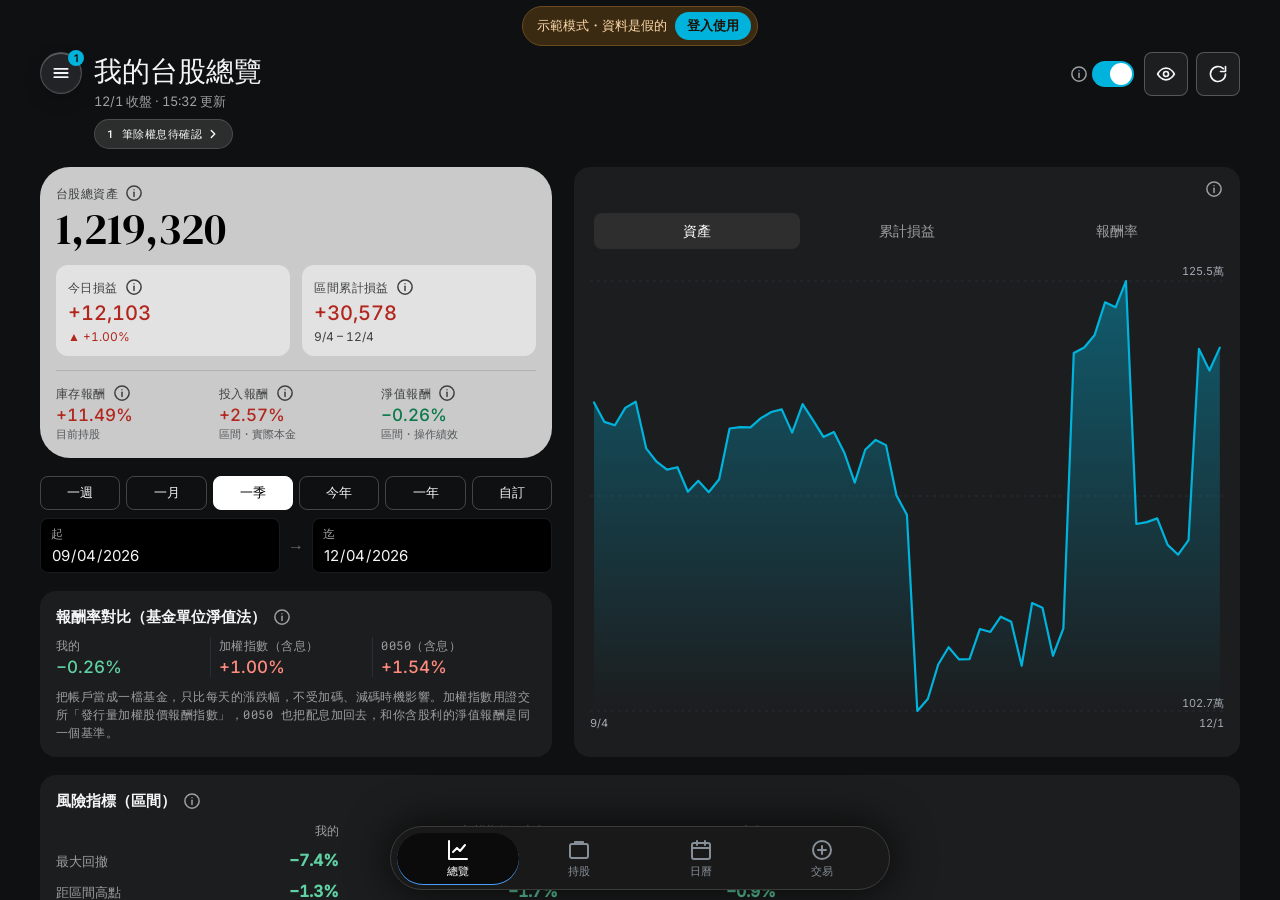
<file: index.html>
<!DOCTYPE html>
<html lang="zh-Hant">
<head>
<meta charset="utf-8">
<meta name="viewport" content="width=device-width, initial-scale=1, viewport-fit=cover">
<meta name="apple-mobile-web-app-capable" content="yes">
<meta name="mobile-web-app-capable" content="yes">
<meta name="apple-mobile-web-app-status-bar-style" content="default">
<meta name="apple-mobile-web-app-title" content="韭菜紀錄">
<meta name="theme-color" content="#0f1011">
<meta name="robots" content="noindex">
<link rel="apple-touch-icon" href="icon-180.png">
<link rel="icon" href="icon-180.png">
<link rel="manifest" href="manifest.json">
<title>韭菜紀錄</title>
<style>
:root{--bg:#000000;--card:#171A20;--card2:#1F232B;--line:#262A32;--bd:#23272F;--tx:#F2F3F5;--mut:#A3A9B2;--dim:#6B717B;--acc:#F59A4A;--up:#FF6B6B;--dn:#4ADE95}
*{box-sizing:border-box;-webkit-tap-highlight-color:transparent}
#demo-bar{position:fixed;z-index:60;left:50%;transform:translateX(-50%);top:calc(6px + env(safe-area-inset-top));display:none;align-items:center;gap:8px;background:#3A2A12;color:#FFD9A8;border:1px solid #6B4A1E;border-radius:999px;padding:5px 6px 5px 14px;font-size:13px;white-space:nowrap}
#demo-bar button{height:28px;border-radius:999px;border:0;background:var(--acc);color:#1A1206;font-weight:600;padding:0 12px;font-size:13px}
body.demo #demo-bar{display:flex}body.demo .view{padding-top:calc(52px + env(safe-area-inset-top))}
html,body{margin:0;height:100%;background:var(--bg);color:var(--tx);font-family:-apple-system,BlinkMacSystemFont,"SF Pro Text","PingFang TC","Noto Sans TC",sans-serif;font-variant-numeric:tabular-nums}
button,input,select{font-family:inherit;font-size:inherit;color:inherit}
button{cursor:pointer}
#app{position:fixed;inset:0;overflow:hidden}
.view{position:absolute;inset:0;overflow-y:auto;-webkit-overflow-scrolling:touch;padding:calc(20px + env(safe-area-inset-top)) 18px 120px;display:none;flex-direction:column;gap:14px}
.view.on{display:flex}
/* iPad：寬度 700 以上且高度 600 以上（iPhone 橫放高度不到 600，不會套用） */
@media (min-width:700px) and (min-height:600px){
  #ov-heat .hm{grid-template-columns:repeat(12,minmax(0,1fr))}
  .rk{max-width:720px}
  .view{padding:calc(28px + env(safe-area-inset-top)) 32px 150px;gap:18px}
  h1{font-size:30px}
  .chart{height:300px}
  .cell{min-height:84px;font-size:13px;padding:7px}
  .cell .a{font-size:14px}
  #ho-body{display:grid;grid-template-columns:repeat(auto-fill,minmax(340px,1fr));gap:12px;align-items:start}
  #ho-body > :not(.hc):not(.item){grid-column:1/-1}
}
@media (min-width:1100px) and (min-height:600px){
  .view{padding-left:40px;padding-right:40px}
  #v-overview.on{display:grid;grid-template-columns:minmax(0,1fr) minmax(0,1.3fr);grid-auto-flow:row dense;align-content:start;gap:18px 22px}
  #v-overview > :nth-child(1){grid-column:1/-1}
  #v-overview > :nth-child(2), #v-overview > :nth-child(3), #v-overview > :nth-child(5){grid-column:1}
  #v-overview > :nth-child(4){grid-column:2;grid-row:2 / span 3;align-self:stretch}
  #v-overview > :nth-child(n+6){grid-column:1/-1}
  #v-overview > :nth-child(4) .chart{flex:1;height:auto;min-height:300px}
  #v-calendar.on{display:grid;grid-template-columns:minmax(0,1.6fr) minmax(320px,1fr);grid-auto-flow:row dense;align-content:start;gap:18px 22px}
  #v-calendar > h1{grid-column:1/-1}
  #v-calendar > #ca-grid{grid-column:1;grid-row:2 / span 4}
  #v-calendar > :not(h1):not(#ca-grid){grid-column:2}
  #v-trade.on{display:grid;grid-template-columns:minmax(0,1.2fr) minmax(300px,1fr);grid-auto-flow:row dense;align-content:start;gap:18px 22px}
  #v-trade > .row{grid-column:1/-1}
  #v-trade > #tr-kinds, #v-trade > #tr-divseg, #v-trade > #tr-spseg, #v-trade > #tr-crseg, #v-trade > .form{grid-column:1}
  #v-trade > #tr-side{display:flex !important;flex-direction:column;gap:18px;grid-column:2;grid-row:2 / span 3;align-self:start}
}
h1{margin:0;font-size:26px;font-weight:700}
h2{margin:0;font-size:15px;font-weight:600}
.sub{font-size:13px;color:var(--mut)}
.card{background:var(--card);border:1px solid var(--bd);border-radius:20px;padding:16px}
.row{display:flex;align-items:center;justify-content:space-between;gap:8px}
.col{display:flex;flex-direction:column;gap:4px}
.lbl{font-size:12px;color:var(--mut)}
.big{font-size:34px;font-weight:700}
.up{color:var(--up)}.dn{color:var(--dn)}.zero{color:var(--mut)}
.seg{display:grid;gap:4px;background:var(--card);border-radius:12px;padding:4px}
.seg button{height:36px;border:0;border-radius:9px;background:transparent;color:var(--mut);font-size:14px;white-space:nowrap;padding:0 2px}
.seg button.on{background:#2C313B;color:var(--tx);font-weight:700}
.divtg{display:flex;align-items:center;justify-content:space-between;border-top:1px solid var(--line);padding-top:10px;margin-top:2px}
.seg.mini{display:inline-grid;grid-template-columns:1fr 1fr;padding:3px;background:var(--bg)}.seg.mini button{height:28px;font-size:13px;padding:0 12px}
.chips{display:flex;gap:6px;overflow-x:auto;scrollbar-width:none}
.chips::-webkit-scrollbar{display:none}
.chips button{flex:1 0 auto;height:34px;padding:0 12px;border-radius:17px;border:1px solid #2A2E36;background:var(--card);color:#C9CED6;font-size:13px}
.chips button.on{background:var(--acc);border-color:var(--acc);color:#1A1208;font-weight:700}
.dates{display:flex;align-items:center;gap:8px}
.dates label{flex:1;min-width:0;display:flex;flex-direction:column;gap:2px;background:var(--card);border:1px solid #2A2E36;border-radius:10px;padding:6px 10px}
.dates input{width:100%;min-width:0;background:transparent;border:0;color:var(--tx);font-size:15px;padding:0;-webkit-appearance:none;appearance:none}
.dates span.arrow{color:var(--dim)}
.grid2{display:grid;grid-template-columns:repeat(2,minmax(0,1fr));gap:12px}
.grid3{display:grid;grid-template-columns:repeat(3,minmax(0,1fr));gap:8px}
.rk{display:grid;grid-template-columns:auto repeat(3,minmax(0,1fr));gap:10px 8px;align-items:baseline}
.rk .h{font-size:12px;color:var(--mut);text-align:right}.rk .v{font-size:16px;font-weight:700;text-align:right}.rk .l{font-size:13px;color:var(--mut)}
.hm-y{display:flex;justify-content:space-between;align-items:baseline;margin:6px 0 6px}
.hm-y b{font-size:15px}
.hm{display:grid;grid-template-columns:repeat(6,minmax(0,1fr));gap:4px}
.hm div{border-radius:8px;padding:6px 2px 7px;text-align:center;background:var(--card2);min-height:44px;display:flex;flex-direction:column;justify-content:center;gap:1px}
.hm div i{font-style:normal;font-size:10px;color:rgba(242,243,245,.65)}
.hm div span{font-size:12px;font-weight:700;color:#fff}
.hm div.na span{color:var(--dim);font-weight:400}
.al{display:flex;gap:18px;align-items:center;flex-wrap:wrap}
.al svg{flex:0 0 auto}
.al ul{list-style:none;margin:0;padding:0;flex:1 1 180px;max-width:460px;display:flex;flex-direction:column;gap:7px;min-width:0}
.al li{display:flex;align-items:center;gap:8px;font-size:14px}
.al li i{width:10px;height:10px;border-radius:3px;flex:0 0 auto}
.al li .n{flex:1;min-width:0;overflow:hidden;text-overflow:ellipsis;white-space:nowrap}
.al li .p{font-weight:700;min-width:48px;text-align:right}
.al li .m{color:var(--mut);font-size:12px;min-width:64px;text-align:right}
.mini{background:var(--card2);border-radius:14px;padding:12px}
.item{background:var(--card);border:1px solid var(--bd);border-radius:16px;padding:12px 14px}
.list{display:flex;flex-direction:column;gap:10px}
.empty{text-align:center;color:var(--mut);font-size:14px;padding:28px 0}
.iconbtn{width:44px;height:44px;border-radius:22px;border:1px solid #2A2E36;background:var(--card);display:flex;align-items:center;justify-content:center;color:var(--tx)}
.iconbtn.spin svg{animation:spin 1s linear infinite}
@keyframes spin{to{transform:rotate(360deg)}}
.form{background:var(--card);border:1px solid var(--bd);border-radius:18px;padding:2px 16px}
.form label{display:flex;align-items:center;justify-content:space-between;min-height:52px;border-bottom:1px solid var(--line);font-size:15px;gap:12px}
.form label:last-child{border-bottom:0}
.form label>span:first-child{color:var(--mut);flex-shrink:0}
.form input[type=text],.form input[type=number],.form input[type=date]{flex:1;min-width:0;text-align:right;background:transparent;border:0;color:var(--tx);font-size:16px;-webkit-appearance:none;appearance:none}
.form label.note-row{flex-direction:column;align-items:stretch;gap:6px;padding:12px 0}
.form textarea{width:100%;min-height:64px;resize:vertical;background:var(--card2);border:1px solid var(--line);border-radius:10px;color:var(--tx);font-size:16px;font-family:inherit;line-height:1.5;padding:8px 10px;box-sizing:border-box}
.rnote{font-size:13px;color:var(--mut);margin-top:3px;white-space:normal;display:-webkit-box;-webkit-line-clamp:2;-webkit-box-orient:vertical;overflow:hidden}
.form input[type=checkbox]{width:22px;height:22px;accent-color:var(--acc)}
.primary{height:52px;border:0;border-radius:14px;background:var(--acc);color:#1A1208;font-size:17px;font-weight:700;flex-shrink:0}
.primary:disabled{opacity:.5}
.ghost{height:48px;border:1px solid var(--line);border-radius:14px;background:transparent;color:var(--tx);font-size:16px;flex-shrink:0}
.danger{height:48px;border:1px solid #5A2A2E;border-radius:14px;background:transparent;color:var(--up);font-size:16px;font-weight:600}
.kinds{display:grid;grid-template-columns:repeat(4,minmax(0,1fr));gap:8px}
.kinds button{height:48px;border-radius:12px;border:1px solid #2A2E36;background:var(--card);color:var(--mut);font-size:15px;font-weight:700;padding:0 2px;white-space:nowrap}
.kinds button.on.sp{background:#6CA6FF;color:#0A1A30;border-color:#6CA6FF}
.kinds button.on.buy{background:var(--up);color:#2A0A0C;border-color:var(--up)}
.kinds button.on.sell{background:var(--dn);color:#06261A;border-color:var(--dn)}
.kinds button.on.div{background:#F5C04A;color:#2A1E05;border-color:#F5C04A}
.est div{display:flex;justify-content:space-between;font-size:14px}
.est div.tot{font-size:16px;font-weight:700;border-top:1px solid var(--line);padding-top:8px}
.badge{flex-shrink:0;font-size:12px;font-weight:700;padding:4px 8px;border-radius:8px}
.b-buy{background:#4A1F24;color:#FFB3B3}.b-sell{background:#173A2A;color:#9CF0C4}.b-div{background:#3A3014;color:#F5D78A}
.link{color:var(--acc);font-size:14px;font-weight:600;background:none;border:0;height:44px;display:flex;align-items:center;gap:2px;padding:0}
/* 日曆 */
.cal{display:grid;grid-template-columns:repeat(6,minmax(0,1fr));gap:5px}
.cal .h{text-align:center;font-size:12px;color:var(--mut)}
.cal .mh{grid-column:1/-1;font-size:13px;font-weight:700;color:#D5D8DD;padding:6px 4px 0}
.cell{min-height:60px;border-radius:10px;padding:5px;display:flex;flex-direction:column;justify-content:space-between;align-items:flex-end;background:#15181D;color:#7C828C;border:1px solid transparent;font-size:12px}
.cell .d{font-size:11px;opacity:.85}
.cell .a{font-weight:700;white-space:nowrap;max-width:100%}
.cell .p,.cell .d{white-space:nowrap}
.cell .p{font-size:10px}
.cell.pos{background:#4A1F24;color:#FFB3B3}.cell.neg{background:#173A2A;color:#9CF0C4}
.cell.out{opacity:.35}
.cell.sel{border:2px solid var(--acc)}
.cell.hit{box-shadow:inset 0 0 0 2px #6CB8FF}
.search{display:flex;align-items:center;gap:8px;height:42px;padding:0 6px 0 12px;border-radius:12px;background:var(--card);border:1px solid var(--bd);color:var(--mut)}
.search:focus-within{border-color:#3E6FA8}
.search input{flex:1;min-width:0;height:100%;background:transparent;border:0;outline:none;color:var(--tx);font-size:16px;-webkit-appearance:none;appearance:none}
.search input::placeholder{color:var(--dim)}
.search input::-webkit-search-cancel-button{display:none}
.search .clr{width:30px;height:30px;border-radius:15px;border:0;background:#2A2F38;color:var(--tx);font-size:18px;line-height:1;display:none}
.search.has .clr{display:block}
.cell.wk{background:#12151A;border:1px solid #3A3F49}
/* 圖表 */
.chart{position:relative;height:150px;touch-action:pan-y}
.chart svg{width:100%;height:100%;display:block;overflow:visible}
.tip{position:absolute;top:-4px;transform:translateX(-50%);background:#2C313B;border-radius:8px;padding:4px 8px;font-size:11px;white-space:nowrap;pointer-events:none;display:none}
.legend{display:flex;gap:12px;font-size:12px;color:var(--mut)}
.legend i{display:inline-block;width:10px;height:3px;border-radius:2px;margin-right:4px;vertical-align:middle}
/* 液態玻璃選單列 */
.tabbar{position:absolute;left:max(16px, calc(50% - 250px));right:max(16px, calc(50% - 250px));bottom:max(10px, calc(env(safe-area-inset-bottom) - 14px));height:64px;padding:6px;border-radius:32px;display:flex;z-index:20;
  background:linear-gradient(180deg,rgba(58,63,74,.55),rgba(28,31,38,.62));
  -webkit-backdrop-filter:blur(22px) saturate(180%);backdrop-filter:blur(22px) saturate(180%);
  box-shadow:inset 0 1px 0 rgba(255,255,255,.22),inset 0 -1px 0 rgba(255,255,255,.05),inset 0 0 0 1px rgba(255,255,255,.10),0 14px 34px rgba(0,0,0,.55)}
.tabbar .lens{position:absolute;top:6px;height:52px;width:calc((100% - 12px)/4);left:6px;border-radius:26px;pointer-events:none;
  background:rgba(64,150,255,.22);box-shadow:inset 0 1px 0 rgba(150,200,255,.30),inset 0 0 0 1px rgba(90,170,255,.28);
  transition:transform .55s cubic-bezier(.34,1.35,.45,1),background .35s,box-shadow .35s}
.tabbar .lens.moving{background:radial-gradient(120% 90% at 50% 20%,rgba(255,255,255,.22),rgba(255,255,255,.04) 60%);
  -webkit-backdrop-filter:blur(1px) saturate(190%) brightness(1.25);backdrop-filter:blur(1px) saturate(190%) brightness(1.25);
  box-shadow:inset 0 0 0 1px rgba(255,255,255,.6),inset 4px 0 7px rgba(255,90,140,.45),inset -4px 0 7px rgba(80,170,255,.5),inset 0 -5px 10px rgba(255,255,255,.2),0 12px 30px rgba(0,0,0,.5)}
.tabbar .lens .inner{position:absolute;inset:0;border-radius:inherit;transition:transform .4s cubic-bezier(.34,1.6,.5,1)}
.tabbar button{position:relative;z-index:1;flex:1;border:0;background:transparent;display:flex;flex-direction:column;align-items:center;justify-content:center;gap:2px;font-size:11px;color:#C9CED6;transition:color .25s,transform .35s cubic-bezier(.34,1.5,.5,1)}
.tabbar button.on{color:#6CB8FF;font-weight:700}
/* 提示與彈窗 */
.toast{position:fixed;left:50%;top:calc(16px + env(safe-area-inset-top));transform:translateX(-50%) translateY(-120%);background:#2C313B;border:1px solid #3A3F49;color:var(--tx);padding:10px 16px;border-radius:14px;font-size:14px;z-index:50;transition:transform .35s cubic-bezier(.34,1.4,.5,1),opacity .25s;max-width:90%;text-align:center;opacity:0;pointer-events:none}
.toast.show{opacity:1;pointer-events:auto;transform:translateX(-50%) translateY(0)}
.sheet{position:absolute;inset:0;justify-content:center;background:rgba(0,0,0,.55);z-index:40;display:none;align-items:flex-end}
.sheet.show{display:flex}
.sheet .panel{width:100%;max-width:600px;background:#15181D;border-radius:22px 22px 0 0;padding:18px 18px calc(24px + env(safe-area-inset-bottom));display:flex;flex-direction:column;gap:12px;max-height:85%;overflow-y:auto}
.loading{opacity:.55;pointer-events:none}
.skel{height:80px;border-radius:16px;background:linear-gradient(90deg,#171A20,#1F232B,#171A20);background-size:200% 100%;animation:sk 1.2s infinite}
@keyframes sk{to{background-position:-200% 0}}
/* 側邊欄與子頁 */
.avatar{width:40px;height:40px;border-radius:20px;border:1px solid #2A2E36;background:linear-gradient(160deg,#2A3240,#1A1E26);display:flex;align-items:center;justify-content:center;color:#C9D6EA;position:relative;flex-shrink:0}
.avatar .dot{position:absolute;top:-2px;right:-2px;min-width:16px;height:16px;border-radius:8px;background:var(--acc);color:#1A1208;font-size:10px;font-weight:800;display:none;align-items:center;justify-content:center;padding:0 4px}
.avatar .dot.on{display:flex}
.avatar img{position:absolute;inset:0;width:100%;height:100%;max-width:none;display:block;border-radius:50%;object-fit:cover;object-position:center}
.drawer{position:absolute;inset:0;z-index:30;pointer-events:none}
.drawer .bg{position:absolute;inset:0;background:rgba(0,0,0,.55);opacity:0;transition:opacity .25s}
.drawer .dp{position:absolute;top:0;bottom:0;left:0;width:min(320px,84%);background:#121519;border-right:1px solid #22262E;transform:translateX(-102%);transition:transform .3s cubic-bezier(.3,.9,.3,1);
  padding:calc(22px + env(safe-area-inset-top)) 14px calc(20px + env(safe-area-inset-bottom));display:flex;flex-direction:column;gap:6px;overflow-y:auto}
.drawer.show{pointer-events:auto}
.drawer.show .bg{opacity:1}
.drawer.show .dp{transform:none}
.dp .who{display:flex;align-items:center;gap:12px;padding:4px 6px 16px;border-bottom:1px solid var(--line);margin-bottom:8px}
.dp .who .avatar{width:52px;height:52px;border-radius:26px}
.dp button.di{display:flex;align-items:center;gap:14px;height:52px;border:0;border-radius:14px;background:transparent;color:var(--tx);font-size:16px;padding:0 10px;text-align:left}
.dp button.di:active{background:#1D2128}
.dp button.di svg{color:#8FB8F0;flex-shrink:0}
.dp button.di .n{margin-left:auto;background:var(--acc);color:#1A1208;font-size:12px;font-weight:800;border-radius:10px;padding:2px 8px}
.dp .foot{margin-top:auto;font-size:12px;color:var(--dim);padding:10px}
.page{position:absolute;inset:0;z-index:25;background:var(--bg);overflow-y:auto;-webkit-overflow-scrolling:touch;padding:calc(14px + env(safe-area-inset-top)) 18px calc(40px + env(safe-area-inset-bottom));display:none;flex-direction:column;gap:14px}
.page.on{display:flex;animation:pgin .28s cubic-bezier(.3,.9,.3,1)}
@keyframes pgin{from{transform:translateX(30px);opacity:.3}to{transform:none;opacity:1}}
.page > *{width:100%;max-width:760px;margin-left:auto;margin-right:auto;flex-shrink:0}
.phead{display:flex;align-items:center;gap:4px;min-height:48px}
.phead h1{font-size:22px}
.phead .back{width:44px;height:44px;border:0;background:transparent;color:var(--tx);display:flex;align-items:center;justify-content:center;margin-left:-12px}
.sec{font-size:13px;font-weight:700;color:var(--mut);padding:6px 4px 0;letter-spacing:.02em}
.note{font-size:12px;color:var(--mut);line-height:1.6}
.fee{display:grid;grid-template-columns:minmax(0,1fr) auto 76px 32px;gap:8px;align-items:center;padding:10px 0;border-bottom:1px solid var(--line)}
.fee:last-child{border-bottom:0}
.fee .from{font-size:15px}
.fee input,.inp{height:40px;border-radius:10px;border:1px solid #2E333C;background:var(--card2);color:var(--tx);font-size:16px;padding:0 10px;min-width:0;width:100%;-webkit-appearance:none;appearance:none}
.fee input[type=number]{text-align:right}
.fee .to{font-size:12px;color:var(--mut);white-space:nowrap}
.xbtn{width:32px;height:32px;border-radius:16px;border:0;background:#2A2F38;color:var(--mut);font-size:18px;line-height:1}
.xbtn:disabled{opacity:.25}
.addbtn{height:44px;border-radius:12px;border:1px dashed #3A4150;background:transparent;color:#8FB8F0;font-size:15px;font-weight:600}
.srow{display:flex;align-items:center;justify-content:space-between;gap:12px;min-height:52px;border-bottom:1px solid var(--line);font-size:15px}
.srow:last-child{border-bottom:0}
.srow > span:first-child{color:var(--mut);flex-shrink:0}
.srow input.inp{max-width:120px;text-align:right}
.srow .v{color:var(--tx);text-align:right;min-width:0;overflow:hidden;text-overflow:ellipsis}
.sw{position:relative;width:51px;height:31px;flex-shrink:0}
.sw.sm{width:42px;height:26px}
.sw.sm span{border-radius:13px}
.sw.sm span:after{width:22px;height:22px}
.sw.sm input:checked + span:after{transform:translateX(16px)}
.gtog{display:flex;align-items:center;gap:4px;white-space:nowrap;font-size:13px;color:var(--mut);height:40px;padding:0 2px;cursor:pointer}
.hi{display:none;width:20px;height:20px;padding:0;margin-left:6px;border:0;background:transparent;color:#6CA8FF;vertical-align:-4px;align-items:center;justify-content:center;flex-shrink:0;cursor:pointer}
body.guide .hi{display:inline-flex}
.hpop{position:fixed;z-index:80;width:min(320px,calc(100vw - 24px));max-height:min(60vh,420px);overflow-y:auto;background:#1F232B;border:1px solid #33465F;border-radius:14px;padding:12px 14px 14px;box-shadow:0 12px 32px rgba(0,0,0,.55)}
.hpop h3{margin:0 28px 6px 0;font-size:16px;font-weight:700;color:var(--tx)}
.hpop .x{position:absolute;top:6px;right:6px;width:30px;height:30px;border:0;background:transparent;color:var(--mut);font-size:20px;line-height:1}
.hpop .arw{position:absolute;width:12px;height:12px;background:#1F232B;border-left:1px solid #33465F;border-top:1px solid #33465F;transform:rotate(45deg)}
.inst-tabs{display:grid;grid-template-columns:1fr 1fr;gap:4px;background:var(--card2);border-radius:12px;padding:4px}
.inst-tabs button{height:36px;border:0;border-radius:9px;background:transparent;color:var(--mut);font-size:15px;font-weight:600}
.inst-tabs button.on{background:#2C313B;color:var(--tx)}
.inst-steps{margin:0;padding:0;list-style:none;display:flex;flex-direction:column;gap:10px}
.inst-steps li{display:flex;gap:10px;align-items:flex-start;font-size:15px;line-height:1.55;color:#D5D8DD}
.inst-steps .n{flex-shrink:0;width:24px;height:24px;border-radius:12px;background:var(--acc);color:#1A1208;font-size:13px;font-weight:800;display:flex;align-items:center;justify-content:center;margin-top:1px}
.inst-steps .ic{display:inline-flex;vertical-align:-5px;margin:0 2px;color:#6CA8FF}
.helpbox{font-size:14px;line-height:1.65;color:#D5D8DD}
.helpbox b{color:var(--tx)}
.helpbox .you{margin-top:8px;padding:10px 12px;border-radius:12px;background:#15233A;border:1px solid #24406B;color:#CFE0FF;font-size:14px}
.sw input,.form .sw input{opacity:0;width:0;height:0;position:absolute}
.sw span{position:absolute;inset:0;border-radius:16px;background:#39404B;transition:background .2s}
.sw span:after{content:"";position:absolute;top:2px;left:2px;width:27px;height:27px;border-radius:50%;background:#fff;transition:transform .2s}
.sw input:checked + span{background:#34C759}
.sw input:checked + span:after{transform:translateX(20px)}
.small{height:38px;border-radius:10px;border:1px solid #2E333C;background:var(--card2);color:var(--tx);font-size:14px;font-weight:600;padding:0 14px}
.small.pri{background:var(--acc);border-color:var(--acc);color:#1A1208}
.ca{display:flex;flex-direction:column;gap:10px}
.ca .t{display:flex;align-items:center;gap:8px}
.ca .t b{font-size:16px}
.ca .warn{font-size:12px;color:#F5C04A;line-height:1.5}
.ca .f{display:grid;grid-template-columns:repeat(2,minmax(0,1fr));gap:8px}
.ca .f label{display:flex;flex-direction:column;gap:3px;font-size:12px;color:var(--mut)}
.ca .acts{display:flex;gap:8px;justify-content:flex-end}
.b-sp{background:#1E2E4A;color:#9CC4FF}
.pill{align-self:flex-start;margin-top:6px;height:30px;border-radius:15px;border:1px solid #5A4520;background:#2A2110;color:#F5C04A;font-size:13px;font-weight:600;padding:0 12px;display:none;align-items:center;gap:4px}
.pill.on{display:inline-flex}
.pill{white-space:nowrap;max-width:100%}
#ov-title{white-space:nowrap;overflow:hidden;text-overflow:ellipsis}
@media (max-width:440px){#ov-title{font-size:23px}#v-overview .iconbtn{width:38px;height:38px}}
@media (max-width:430px){#ov-title{font-size:21px}#v-overview .iconbtn{width:34px;height:34px}#v-overview .gtog{height:34px}}
@media (max-width:340px){#ov-title{font-size:17px!important}}
@media (max-width:374px){h1{font-size:22px}#ov-title{font-size:19px}#v-overview .iconbtn{width:32px;height:32px}#v-overview .gtog svg{display:none}.view{padding-left:14px;padding-right:14px}#demo-bar{font-size:12px}}
.brow{background:var(--card);border:1px solid var(--bd);border-radius:16px;padding:12px;display:grid;grid-template-columns:1fr 1fr;gap:8px}
.brow label{display:flex;flex-direction:column;gap:3px;font-size:12px;color:var(--mut);min-width:0}
.brow .full{grid-column:1/-1}
.brow .hd{grid-column:1/-1;display:flex;justify-content:space-between;align-items:center}
.brow select.inp{text-align:left}
.yseg{display:flex;gap:6px;overflow-x:auto;scrollbar-width:none}
.yseg button{flex:0 0 auto;height:34px;padding:0 14px;border-radius:17px;border:1px solid #2A2E36;background:var(--card);color:#C9CED6;font-size:14px}
.yseg button.on{background:var(--acc);border-color:var(--acc);color:#1A1208;font-weight:700}
.dt-chips{display:flex;gap:8px;padding:0 0 12px;border-bottom:1px solid var(--line);justify-content:flex-end}
.dt-chips button{height:30px;padding:0 12px;border-radius:15px;border:1px solid var(--bd);background:var(--card2);color:var(--tx);font-size:13px}
.dt-row{display:grid;grid-template-columns:1fr 1fr 1fr;gap:8px;padding:9px 4px;font-size:14px;border-bottom:1px solid var(--line);font-variant-numeric:tabular-nums}
.dt-row:last-child{border-bottom:0}
.dt-row>span:nth-child(n+2){text-align:right}
.dt-row.hd{color:var(--mut);font-size:12px;padding-top:6px}
.dt-row.be{background:rgba(245,154,74,.12);border-radius:8px}
.dt-row.cur{outline:1px solid var(--acc);border-radius:8px}
.th-hint{font-size:14px;line-height:1.65;color:var(--tx);padding:14px 16px}
.th-hint b{font-weight:700}
.th-grid{display:grid;grid-template-columns:repeat(2,minmax(0,1fr));gap:12px}
.th-card{position:relative;display:flex;flex-direction:column;gap:8px;padding:8px 8px 12px;border-radius:18px;border:1.5px solid var(--bd);background:var(--card);color:var(--tx);text-align:left;font:inherit}
.th-card img{width:100%;aspect-ratio:300/369;object-fit:cover;object-position:top;border-radius:12px;display:block;background:#111}
.th-card b{font-size:16px;font-weight:700;padding:0 4px}
.th-card span.d{font-size:12px;color:var(--mut);line-height:1.45;padding:0 4px}
.th-card.on{border-color:var(--acc);box-shadow:0 0 0 1px var(--acc)}
.th-card .tag{position:absolute;top:14px;left:14px;font-size:11px;font-weight:700;padding:3px 9px;border-radius:99px;background:rgba(0,0,0,.72);color:#fff;backdrop-filter:blur(6px);-webkit-backdrop-filter:blur(6px)}
.th-card .ck{position:absolute;top:14px;right:14px;width:26px;height:26px;border-radius:13px;border:2px solid #fff;background:rgba(0,0,0,.35);display:flex;align-items:center;justify-content:center;color:#fff}
.th-card.on .ck{background:var(--acc);border-color:var(--acc)}
.th-card.dim{opacity:.45}
.dp button.di .v{margin-left:auto;font-size:13px;color:var(--mut)}
/* 左上角選單鈕：透明玻璃圓形 */
.glassbtn{position:relative;flex-shrink:0;width:42px;height:42px;border-radius:50%;display:flex;align-items:center;justify-content:center;padding:0;color:var(--tx);
  background:rgba(255,255,255,.10);background:color-mix(in srgb,var(--tx) 9%,transparent);
  border:1px solid rgba(255,255,255,.22);border-color:color-mix(in srgb,var(--tx) 20%,transparent);
  -webkit-backdrop-filter:blur(16px) saturate(170%);backdrop-filter:blur(16px) saturate(170%);
  box-shadow:inset 0 1px 0 rgba(255,255,255,.28),inset 0 -1px 0 rgba(255,255,255,.06),0 6px 18px rgba(0,0,0,.18)}
.glassbtn:active{transform:scale(.94)}
.glassbtn .dot{position:absolute;top:-3px;right:-3px;min-width:16px;height:16px;border-radius:8px;background:var(--acc);color:#1A1208;font-size:10px;font-weight:800;display:none;align-items:center;justify-content:center;padding:0 4px}
.glassbtn .dot.on{display:flex}
/* 滑動切換：手指按住左右拖，放大鏡跟著走 */
.tabbar,.seg,.chips,.kinds,.inst-tabs{touch-action:pan-y;-webkit-user-select:none;user-select:none}
.seg,.chips,.kinds,.inst-tabs{position:relative}
.glide-lens{position:absolute;z-index:3;pointer-events:none;left:0;top:0;opacity:0;border-radius:9999px;
  background:radial-gradient(120% 90% at 50% 20%,rgba(255,255,255,.30),rgba(255,255,255,.06) 60%);
  -webkit-backdrop-filter:blur(1px) saturate(190%) brightness(1.2);backdrop-filter:blur(1px) saturate(190%) brightness(1.2);
  box-shadow:inset 0 0 0 1px rgba(255,255,255,.65),inset 4px 0 7px rgba(255,90,140,.4),inset -4px 0 7px rgba(80,170,255,.45),inset 0 -5px 10px rgba(255,255,255,.2),0 10px 26px rgba(0,0,0,.35);
  transition:opacity .2s}
.glide-lens.on{opacity:1}
.tabbar.dragging .lens{transition:background .35s,box-shadow .35s}
/* ===== 動畫：採用 uimotion.fyi 的原始程式碼（類別名稱依本 App 調整）===== */
/* Stagger Reveal（Linear）：240ms ease-out、上移 12px、每項延遲 60ms */
.st-in{opacity:0;transform:translateY(12px);animation:fadeUp 240ms ease-out forwards;animation-delay:calc(var(--i,0) * 60ms)}
@keyframes fadeUp{to{opacity:1;transform:translateY(0)}}
/* Pull to Refresh（iOS）：指示器從 -40px 下來、轉 180 度；內容下移 */
.ptr{position:fixed;left:50%;top:calc(6px + env(safe-area-inset-top));width:40px;height:40px;margin-left:-20px;display:flex;align-items:center;justify-content:center;color:#888;font-size:20px;z-index:25;pointer-events:none;opacity:0;
  transform:translateY(-40px) rotate(0deg)}
.ptr.ready{transform:translateY(0px) rotate(180deg)!important;opacity:1!important;transition:transform 300ms cubic-bezier(0.25, 0.46, 0.45, 0.94)}
.ptr.busy span{display:inline-block;animation:ptrSpin .8s linear infinite}
@keyframes ptrSpin{to{transform:rotate(360deg)}}
.view.ptr-back{transition:transform 300ms cubic-bezier(0.25, 0.46, 0.45, 0.94)}
/* Bottom Sheet（iOS）：translateY(100%) → 0，340ms cubic-bezier(0.34, 1.56, 0.64, 1)；拖曳把手 36×4 */
.sheet .panel::before{content:'';flex:none;align-self:center;width:36px;height:4px;background-color:#555;border-radius:2px;margin:-6px auto 4px}
.sheet.show .panel{animation:sheetUp 340ms cubic-bezier(0.34, 1.56, 0.64, 1)}
@keyframes sheetUp{from{transform:translateY(100%)}to{transform:translateY(0)}}
.sheet{transition:background .22s}
.sheet.closing{background:rgba(0,0,0,0)}
.sheet.closing .panel{transform:translateY(100%)!important;transition:transform 220ms ease-in}
.sheet .panel.snap{transition:transform 340ms cubic-bezier(0.34, 1.56, 0.64, 1)}
/* Skeleton Screen（YouTube）：#2A2A2A、1.2s ease-in-out 脈動 0.4 ↔ 0.8，依序延遲 0.1s、0.2s */
.skel{background:#2A2A2A!important;animation:skeleton-pulse 1.2s ease-in-out infinite!important}
.skel:nth-child(2){animation-delay:0.1s!important}.skel:nth-child(3){animation-delay:0.2s!important}
@keyframes skeleton-pulse{0%{opacity:0.4}50%{opacity:0.8}100%{opacity:0.4}}
/* Wiggle Error（iOS Keychain）：紅框＋400ms 搖頭 */
.wiggle{animation:wiggle 400ms ease-in-out}
@keyframes wiggle{0%,100%{transform:translateX(0)}20%{transform:translateX(-8px)}40%{transform:translateX(8px)}60%{transform:translateX(-6px)}80%{transform:translateX(6px)}}
.form label.bad{box-shadow:inset 0 0 0 1.5px #ef4444;border-radius:12px;transition:box-shadow ease 200ms}
/* Payment Success（Stripe）：64px 綠圓 ✓，500ms 彈簧放大 */
.ok-check{align-self:center;display:flex;align-items:center;justify-content:center;width:64px;height:64px;border-radius:50%;background-color:#22c55e;color:white;font-size:28px;
  animation:spring-in 500ms cubic-bezier(0.34, 1.56, 0.64, 1) forwards}
@keyframes spring-in{0%{transform:scale(0);opacity:0}70%{transform:scale(1.15);opacity:1}100%{transform:scale(1);opacity:1}}
/* Progress Ring（Apple Watch）：800ms ease-out 畫出來 */
.ring-in circle{transition:stroke-dasharray 800ms ease-out}
/* Toast Notification（Duolingo）：320ms 彈簧進場；離開時往外飄 12px、200ms ease-in（本 App 的提示在上方，方向反過來） */
.toast{transform:translateX(-50%) translateY(-80px)!important;transition:transform 320ms cubic-bezier(0.34, 1.56, 0.64, 1),opacity 320ms cubic-bezier(0.34, 1.56, 0.64, 1)!important}
.toast.show{transform:translateX(-50%) translateY(0)!important}
.toast.hide{transform:translateX(-50%) translateY(-12px)!important;opacity:0;transition:transform 200ms ease-in,opacity 200ms ease-in!important}
/* Icon Morph（System UI）：三條線 → ✕，280ms ease-in-out */
.dr-x{position:relative;flex:none;margin-left:auto;width:36px;height:36px;border:0;background:transparent;padding:6px}
.dr-x .icon-morph{position:relative;display:block;width:24px;height:24px}
.dr-x .icon-bar{position:absolute;left:0;width:100%;height:2px;background:var(--tx);border-radius:2px;transition:transform 280ms ease-in-out,opacity 280ms ease-in-out}
.dr-x .bar-1{top:4px}.dr-x .bar-2{top:11px}.dr-x .bar-3{top:18px}
.dr-x.open .bar-1{transform:rotate(45deg) translate(5px, 5px)}
.dr-x.open .bar-2{opacity:0}
.dr-x.open .bar-3{transform:rotate(-45deg) translate(5px, -5px)}
@media (prefers-reduced-motion:reduce){.st-in{opacity:1;transform:none;animation:none}.sheet.show .panel,.ok-check,.wiggle{animation:none!important}.ring-in circle{transition:none}}
/* 年度報表 */
.mb-up{fill:var(--up)}.mb-dn{fill:var(--dn)}
.rank{display:inline-block;width:20px;color:var(--mut);font-size:12px}
#print-root{display:none}
@media print{
  html,body{background:#fff!important;height:auto!important;overflow:visible!important}
  body>*:not(#print-root){display:none!important}
  #print-root{display:block!important;color:#111;font-size:14px;padding:0 4px;
    --bg:#fff;--card:#fff;--card2:#fff;--tx:#111;--mut:#555;--dim:#777;--line:#ccc;--bd:#ccc;--up:#d62d2d;--dn:#14894e}
  #print-root h1{font-size:22px;margin:0 0 12px;color:#111!important;font-family:inherit}
  #print-root svg{max-width:460px;display:block}
  #print-root .card{border:1px solid #ccc!important;background:#fff!important;box-shadow:none!important;backdrop-filter:none!important;break-inside:avoid;margin-bottom:12px}
  #print-root .lbl,#print-root .note{color:#555!important}
  *{-webkit-print-color-adjust:exact;print-color-adjust:exact}
  /* 浮水印：固定在每一頁中間，斜放、淡色，不擋內容 */
  #print-root .wm{position:fixed;left:50%;top:50%;transform:translate(-50%,-50%) rotate(-28deg);display:flex;flex-direction:column;align-items:center;gap:14px;opacity:.07;z-index:0;pointer-events:none}
  #print-root .wm img{width:220px;height:220px;border-radius:48px;filter:grayscale(1)}
  #print-root .wm span{font-size:72px;font-weight:800;color:#000;letter-spacing:.1em;white-space:nowrap}
  #print-root .wm-band{position:fixed;left:-10%;right:-10%;bottom:6%;transform:rotate(-28deg);font-size:28px;font-weight:700;color:#000;opacity:.05;white-space:nowrap;pointer-events:none;z-index:0}
  #print-root h1,#print-root .card,#print-root .note{position:relative;z-index:1}
  #print-root .card{background:rgba(255,255,255,.82)!important}
}
/* 個股走勢 */
.hc,[data-sk]{cursor:pointer}
.skm.b{fill:var(--up);stroke:var(--card);stroke-width:2}.skm.s{fill:var(--dn);stroke:var(--card);stroke-width:2}
.skt{font-size:11px;font-weight:700}.skt.b{fill:var(--up)}.skt.s{fill:var(--dn)}
.skavg{stroke:var(--mut);stroke-dasharray:4 4;stroke-width:1}
.skax{font-size:11px;fill:var(--mut)}.skax.now{fill:var(--tx);font-weight:700}
.sk-leg{display:flex;gap:14px;font-size:12px;color:var(--mut)}.sk-leg i,.skdot{display:inline-block;width:9px;height:9px;border-radius:50%;margin-right:5px;vertical-align:middle}
.sk-leg i.b,.skdot.b{background:var(--up)}.sk-leg i.s,.skdot.s{background:var(--dn)}.sk-leg i.avg{width:14px;height:0;border-top:1.5px dashed var(--mut);border-radius:0}
/* 走勢圖游標 */
#sk-chart{-webkit-user-select:none;user-select:none;-webkit-touch-callout:none}
.skcl{stroke:var(--mut);stroke-width:1;stroke-dasharray:3 3}.skcd{fill:var(--tx);stroke:var(--card);stroke-width:2}
.sk-tip{position:absolute;top:-6px;display:none;flex-direction:column;gap:2px;padding:6px 10px;border-radius:10px;background:var(--card2,#1F232B);border:1px solid var(--line);font-size:12px;white-space:nowrap;pointer-events:none;box-shadow:0 6px 18px rgba(0,0,0,.25);z-index:2}
.sk-tip b{font-size:13px}.sk-tip .b{color:var(--up)}.sk-tip .s{color:var(--dn)}
/* 勝率 */
.wbar{display:flex;height:8px;min-height:8px;border-radius:4px;overflow:hidden;background:var(--line);flex:1 1 auto}
.wsub{font-size:12px;color:var(--mut);white-space:nowrap}
.wbar i{background:var(--up)}.wbar b{background:var(--dn);margin-left:auto}
.wl{display:flex;align-items:center;gap:10px;font-size:14px}.wl .wn{width:84px;overflow:hidden;text-overflow:ellipsis;white-space:nowrap}
.wl .wr{width:42px;text-align:right;font-weight:700}.wl .wc{width:74px;text-align:right;color:var(--mut);font-size:12px}
/* 今日表現 */
.dchg{display:block;font-size:12px;font-weight:600;white-space:nowrap}
.dayrow{font-size:15px}.dayrow .rank{display:inline-block;width:20px;color:var(--mut);font-size:12px}
/* 數字滾動：每一位是一條數字帶，疊在原本文字的位置上（不佔額外空間，版面不會動）*/
.zr-d{position:relative}
.zr-h{visibility:hidden}
.zr-s{position:absolute;left:-.15em;right:-.15em;top:0;bottom:0;overflow:hidden;line-height:normal;text-align:center;pointer-events:none}
.zr-c{display:block;height:100%;will-change:transform;transition:transform 1.25s cubic-bezier(.14,.78,.2,1)}
.zr-k{display:block;height:100%;line-height:var(--zr-lh,normal);white-space:pre}
.kv{display:flex;justify-content:space-between;font-size:14px;padding:3px 0}
.kv.tot{font-size:16px;font-weight:700;border-top:1px solid var(--line);padding-top:9px;margin-top:4px}
@media (min-width:700px) and (min-height:600px){
  .page{padding:calc(24px + env(safe-area-inset-top)) 32px calc(40px + env(safe-area-inset-bottom))}
  #bt-list{display:grid;grid-template-columns:repeat(auto-fill,minmax(320px,1fr));gap:12px}
  #ca-list{display:grid;grid-template-columns:repeat(auto-fill,minmax(330px,1fr));gap:12px;align-items:start}
  .page > *{max-width:980px}
}
.pick{position:fixed;z-index:60;width:320px;max-width:calc(100% - 16px);background:#1B1F26;border:1px solid #333A45;border-radius:14px;box-shadow:0 14px 34px rgba(0,0,0,.6);padding:4px;display:flex;flex-direction:column}
.pick button{display:flex;align-items:center;gap:10px;height:44px;border:0;background:transparent;color:var(--tx);font-size:15px;padding:0 10px;border-radius:10px;text-align:left}
.pick button:active{background:#262B34}
.pick b{min-width:58px;font-variant-numeric:tabular-nums}
.pick .n{flex:1;min-width:0;overflow:hidden;text-overflow:ellipsis;white-space:nowrap}
.pick .m{font-size:12px;color:var(--mut);white-space:nowrap}
.dp .sec2{font-size:12px;color:var(--dim);padding:10px 10px 2px}
.dp button.ac{display:flex;align-items:center;gap:12px;height:44px;border:0;border-radius:12px;background:transparent;color:var(--tx);font-size:15px;padding:0 10px;text-align:left}
.dp button.ac .rd{width:18px;height:18px;border-radius:9px;border:2px solid #4A5160;flex-shrink:0}
.dp button.ac.on .rd{border:6px solid #6CB8FF}
.tag{font-size:11px;font-weight:700;padding:2px 6px;border-radius:6px;background:#1E2E4A;color:#9CC4FF;margin-left:6px;vertical-align:middle}
.tag.s{background:#173A2A;color:#9CF0C4}
.tag.a{background:#2C313B;color:#C9CED6}
.imtb{border-collapse:collapse;font-size:12px;white-space:nowrap}
.imrow{display:flex;gap:10px;align-items:center;text-align:left;padding:10px 12px;border:1px solid var(--line);border-radius:14px;background:var(--card)}
.imrow input[type=checkbox]{width:20px;height:20px;flex-shrink:0;accent-color:var(--acc)}
.imrow .tag{font-size:11px;font-weight:700;border-radius:6px;padding:1px 6px;flex-shrink:0}
.imrow .tag.buy{background:#3A1A1C;color:#FF7A7E}.imrow .tag.sell{background:#12301F;color:#5CD08F}
.imrow .col{align-items:flex-start}.imrow .row{justify-content:flex-start}
.imst{font-size:11px;border-radius:6px;padding:1px 6px;background:#2A2E36;color:var(--mut);flex-shrink:0}.imst.warn{background:#2A2110;color:#F5C04A}
.imtb th,.imtb td{border:1px solid var(--line);padding:4px 6px;text-align:left}
.imtb th{color:var(--mut);font-weight:600}
.selrow select{flex:1;min-width:0;text-align:right;background:transparent;border:0;color:var(--tx);font-size:16px;-webkit-appearance:none;appearance:none;direction:rtl}
.acc{display:flex;align-items:center;gap:8px;padding:10px 0;border-bottom:1px solid var(--line)}
.acc:last-child{border-bottom:0}
.acc .n{flex:1;min-width:0;font-size:15px}
@media (max-width:699px){
  .al{flex-wrap:nowrap;gap:14px}
  .al svg{width:118px;height:118px}
  .al ul{flex:1 1 auto}
  .al li .m{display:none}
  .al li{font-size:13px;gap:6px}
  .al li .p{min-width:44px}
}
</style>
<script>
// 主題：跟隨系統（深色模式／淺色模式）、固定一個、或輪播（每次打開隨機一個）。記在這台裝置。
window.ZQ_THEMES = [
  {id: 'dark', name: '深色模式', css: 'theme-dark.css', bar: '#0b0b0b', desc: '霧黑底、白字，像看盤軟體'},
  {id: 'light', name: '淺色模式', css: 'theme-light.css', bar: '#f6f5f4', desc: '暖米白底、白卡片，白天好讀'},
  {id: 'gallery', name: '夜幕畫廊', css: 'theme-gallery.css', bar: '#0f1011', desc: '近黑底、襯線大字、銀灰主卡'},
  {id: 'dusk', name: '暮色天空', css: 'theme-dusk.css', bar: '#3c5294', desc: '藍到桃的天空漸層、霧面玻璃'},
  {id: 'aurora', name: '極光晨霧', css: 'theme-aurora.css', bar: '#80cbb8', desc: '淡綠藍極光、半透明玻璃'},
  {id: 'classic', name: '經典', css: '', bar: '#000000', desc: '最初的樣子：純黑底、橘色重點'}
];
(function () {
  var T = window.ZQ_THEMES, byId = function (id) { for (var i = 0; i < T.length; i++) if (T[i].id === id) return T[i]; return null; };
  var ls = {get: function (k) { try { return localStorage.getItem(k); } catch (e) { return null; } }, set: function (k, v) { try { if (v === null) localStorage.removeItem(k); else localStorage.setItem(k, v); } catch (e) {} }};
  var dark = window.matchMedia ? matchMedia('(prefers-color-scheme: dark)') : null;
  // 舊的預覽網址：?theme=dusk 等於固定暮色天空；?theme=off 回到跟隨系統
  try {
    var q = new URLSearchParams(location.search).get('theme');
    if (q && byId(q)) { ls.set('zqThemeMode', 'fixed'); ls.set('zqTheme', q); }
    else if (q === 'off') { ls.set('zqThemeMode', null); ls.set('zqTheme', null); }
  } catch (e) {}
  // 還沒自己選過主題的人（包含舊版使用者）預設用「夜幕畫廊」
  var DEFAULT = 'gallery';
  function mode() { var m = ls.get('zqThemeMode'); return m === 'system' || m === 'rotate' ? m : 'fixed'; }
  function rotList() { var l = []; try { l = JSON.parse(ls.get('zqThemeRotate') || '[]'); } catch (e) {} l = l.filter(byId); return l.length ? l : ['dark', 'light']; }
  function pick() {
    var m = mode();
    if (!ls.get('zqThemeMode')) return DEFAULT;
    if (m === 'fixed') return byId(ls.get('zqTheme')) ? ls.get('zqTheme') : DEFAULT;
    if (m === 'rotate') {
      var l = rotList(), last = ls.get('zqThemeLast');
      var c = l.length > 1 ? l.filter(function (x) { return x !== last; }) : l;
      var id = c[Math.floor(Math.random() * c.length)];
      ls.set('zqThemeLast', id); return id;
    }
    return dark && !dark.matches ? 'light' : 'dark';
  }
  function apply(id) {
    var t = byId(id) || byId('classic');
    window.ZQ_THEME = t.id;
    var link = document.getElementById('theme-css');
    if (link) { if (t.css) link.setAttribute('href', t.css); else link.removeAttribute('href'); }
    // iOS 主畫面 App 只改屬性不會更新頂端顏色，要換一個新的 meta 標籤才會立刻生效
    var m = document.querySelector('meta[name=theme-color]'), n = document.createElement('meta');
    n.setAttribute('name', 'theme-color'); n.setAttribute('content', t.bar);
    if (m && m.parentNode) m.parentNode.replaceChild(n, m); else document.head.appendChild(n);
    if (window.zqOnTheme) window.zqOnTheme(t.id);
  }
  window.zqTheme = {list: T, byId: byId, mode: mode, rotList: rotList, apply: apply,
    set: function (o) {
      if (o.mode) ls.set('zqThemeMode', o.mode);
      if (o.theme) ls.set('zqTheme', o.theme);
      if (o.rotate) ls.set('zqThemeRotate', JSON.stringify(o.rotate));
      apply(o.theme && mode() === 'fixed' ? o.theme : mode() === 'rotate' ? (rotList().indexOf(window.ZQ_THEME) >= 0 ? window.ZQ_THEME : rotList()[0]) : pick());
    }};
  var first = pick(), t0 = byId(first);
  window.ZQ_THEME = first;
  document.write('<link rel="stylesheet" id="theme-css"' + (t0 && t0.css ? ' href="' + t0.css + '"' : '') + '>');
  var m0 = document.querySelector('meta[name=theme-color]'); if (m0 && t0) m0.setAttribute('content', t0.bar);
  // 跟隨系統時，系統切換深淺就立刻跟著換
  if (dark && dark.addEventListener) dark.addEventListener('change', function () { if (mode() === 'system') apply(pick()); });
})();
</script>

</head>
<body>
<div id="app">

<!-- 總覽 -->
<section class="view on" id="v-overview" aria-label="總覽">
  <div class="row">
    <div class="row" style="gap:12px;justify-content:flex-start;min-width:0;align-items:flex-start">
      <button class="glassbtn" id="ov-avatar" aria-label="開啟選單"><svg width="20" height="20" viewBox="0 0 24 24" fill="none" stroke="currentColor" stroke-width="2.2" stroke-linecap="round" aria-hidden="true"><path d="M4 7h16M4 12h16M4 17h16"/></svg><span class="dot" id="ov-dot"></span></button>
      <div class="col" style="gap:2px;min-width:0"><h1 id="ov-title">我的台股總覽</h1><span class="sub" id="ov-sub">載入中…</span><button class="pill" id="ov-ca"></button><button class="pill" id="ov-mt"></button><button class="pill" id="ov-due"></button><button class="pill" id="ov-st"></button></div>
    </div>
    <span class="row" style="gap:8px;align-self:flex-start"><label class="gtog" title="引導模式"><svg width="18" height="18" viewBox="0 0 24 24" fill="none" stroke="#6CA8FF" stroke-width="2" stroke-linecap="round" aria-hidden="true"><circle cx="12" cy="12" r="9.5"/><path d="M12 11v5.5"/><circle cx="12" cy="7.6" r=".9" fill="#6CA8FF" stroke="none"/></svg><span class="sw sm"><input type="checkbox" id="gm-sw" role="switch" aria-label="引導模式"><span></span></span></label><button class="iconbtn" id="btn-priv" aria-label="隱藏金額"></button>
    <button class="iconbtn" id="btn-refresh" aria-label="重新抓收盤價並更新">
      <svg width="20" height="20" viewBox="0 0 24 24" fill="none" stroke="currentColor" stroke-width="2" stroke-linecap="round" stroke-linejoin="round" aria-hidden="true"><path d="M21 12a9 9 0 1 1-2.64-6.36"/><polyline points="21 3 21 9 15 9"/></svg>
    </button></span>
  </div>
  <div class="card col" style="gap:14px">
    <div class="col"><span class="lbl">台股總資產</span><span class="big" id="ov-mv">—</span></div>
    <div class="grid2">
      <div class="mini col"><span class="lbl">今日損益</span><span style="font-size:20px;font-weight:700" id="ov-today">—</span><span style="font-size:12px" id="ov-todayr"></span></div>
      <div class="mini col"><span class="lbl">區間累計損益</span><span style="font-size:20px;font-weight:700" id="ov-range">—</span><span style="font-size:12px" class="zero" id="ov-rangeh"></span></div>
    </div>
    <div class="grid3" style="border-top:1px solid var(--line);padding-top:12px">
      <div class="col" style="gap:2px"><span class="lbl">庫存報酬</span><span style="font-size:17px;font-weight:700" id="ov-ret-h">—</span><span style="font-size:11px;color:var(--dim)">目前持股</span></div>
      <div class="col" style="gap:2px"><span class="lbl">投入報酬</span><span style="font-size:17px;font-weight:700" id="ov-ret-m">—</span><span style="font-size:11px;color:var(--dim)">區間・實際本金</span></div>
      <div class="col" style="gap:2px"><span class="lbl">淨值報酬</span><span style="font-size:17px;font-weight:700" id="ov-ret-t">—</span><span style="font-size:11px;color:var(--dim)">區間・操作績效</span></div>
    </div>
  </div>
  <div id="ov-rangebox"></div>
  <div class="card col" style="gap:10px">
    <div class="seg" style="grid-template-columns:repeat(3,minmax(0,1fr))" id="ov-chartseg">
      <button class="on" data-k="mv">資產</button><button data-k="pl">累計損益</button><button data-k="r">報酬率</button>
    </div>
    <div class="chart" id="ov-chart"><svg></svg><div class="tip"></div></div>
    <div class="legend" id="ov-legend"></div>
  </div>
  <div class="card col" style="gap:10px">
    <h2>報酬率對比（基金單位淨值法）</h2>
    <div class="grid3">
      <div class="col" style="border-right:1px solid #2A2E36;gap:2px"><span class="lbl">我的</span><span style="font-size:17px;font-weight:700" id="ov-r1">—</span></div>
      <div class="col" style="border-right:1px solid #2A2E36;gap:2px"><span class="lbl" id="ov-l2">加權指數</span><span style="font-size:17px;font-weight:700" id="ov-r2">—</span></div>
      <div class="col" style="gap:2px"><span class="lbl" id="ov-l3">0050</span><span style="font-size:17px;font-weight:700" id="ov-r3">—</span></div>
    </div>
    <span class="lbl" id="ov-cmpnote" style="line-height:1.5"></span>
  </div>
  <div class="card col" style="gap:12px">
    <h2>風險指標（區間）</h2>
    <div class="rk" id="ov-risk"></div>
    <span class="lbl" id="ov-risknote" style="line-height:1.5"></span>
  </div>
  <div class="card col" style="gap:4px">
    <h2>每月報酬（淨值報酬・全部期間）</h2>
    <div id="ov-heat"><div class="skel"></div></div>
    <span class="lbl" style="line-height:1.5;margin-top:6px">紅色為上漲、綠色為下跌，顏色越深代表幅度越大。右上角是全年報酬。</span>
  </div>
</section>

<!-- 持股與績效 -->
<section class="view" id="v-holdings" aria-label="持股與績效">
  <h1>持股與績效</h1>
  <div class="seg" style="grid-template-columns:repeat(3,minmax(0,1fr))" id="ho-seg">
    <button class="on" data-k="open">未實現</button><button data-k="closed">已實現</button><button data-k="total">投資總績效</button>
  </div>
  <div id="ho-rangebox" style="display:none"></div>
  <label class="search" for="ho-q"><svg width="18" height="18" viewBox="0 0 24 24" fill="none" stroke="currentColor" stroke-width="2" stroke-linecap="round" aria-hidden="true"><circle cx="11" cy="11" r="7"/><path d="m20 20-3.5-3.5"/></svg><input type="search" id="ho-q" placeholder="搜尋股票名稱或代號" autocomplete="off" autocorrect="off" spellcheck="false" enterkeyhint="search" aria-label="搜尋股票名稱或代號"><button type="button" class="clr" data-for="ho-q" aria-label="清除搜尋">×</button></label>
  <div id="ho-body" class="list"></div>
</section>

<!-- 日曆 -->
<section class="view" id="v-calendar" aria-label="報酬日曆">
  <h1>報酬日曆</h1>
  <div id="ca-rangebox"></div>
  <label class="search" for="ca-q"><svg width="18" height="18" viewBox="0 0 24 24" fill="none" stroke="currentColor" stroke-width="2" stroke-linecap="round" aria-hidden="true"><circle cx="11" cy="11" r="7"/><path d="m20 20-3.5-3.5"/></svg><input type="search" id="ca-q" placeholder="標出某檔股票的交易日" autocomplete="off" autocorrect="off" spellcheck="false" enterkeyhint="search" aria-label="標出某檔股票的交易日"><button type="button" class="clr" data-for="ca-q" aria-label="清除搜尋">×</button></label>
  <div class="card col" style="gap:10px" id="ca-sum"></div>
  <div class="cal" id="ca-grid"></div>
  <div class="card col" style="gap:8px" id="ca-detail"></div>
</section>

<!-- 新增／修改紀錄 -->
<section class="view" id="v-trade" aria-label="新增紀錄">
  <div class="row">
    <h1 id="tr-title">新增紀錄</h1>
    <span class="row" style="gap:14px"><button class="link" id="tr-batch">批次</button>
    <button class="link" id="tr-torecords">交易紀錄
      <svg width="16" height="16" viewBox="0 0 24 24" fill="none" stroke="currentColor" stroke-width="2.2" stroke-linecap="round" stroke-linejoin="round" aria-hidden="true"><polyline points="9 18 15 12 9 6"/></svg></button></span>
  </div>
  <div class="kinds" id="tr-kinds">
    <button data-k="buy" class="buy">買進</button><button data-k="sell" class="sell">賣出</button><button data-k="div" class="div">股利</button><button data-k="split" class="sp">其他</button>
  </div>
  <div class="seg" style="grid-template-columns:repeat(3,minmax(0,1fr))" id="tr-crseg">
    <button class="on" data-k="cash">現股</button><button data-k="mt">融資</button><button data-k="ss">融券</button>
  </div>
  <div class="seg" style="grid-template-columns:repeat(5,minmax(0,1fr));display:none" id="tr-spseg">
    <button class="on" data-k="split">分割</button><button data-k="rsplit">減資</button><button data-k="cap">增資</button><button data-k="repay">現償</button><button data-k="call">追繳</button>
  </div>
  <div class="seg" style="grid-template-columns:repeat(2,minmax(0,1fr));display:none" id="tr-divseg">
    <button class="on" data-k="cash">現金股利</button><button data-k="stock">股票股利</button>
  </div>
  <div class="form">
    <label class="selrow" id="tr-acctrow" style="display:none"><span>帳戶</span><select id="tr-acct"></select></label>
    <label><span id="tr-datelbl">日期</span><input type="date" id="tr-date"></label>
    <label><span>股票</span><input type="text" id="tr-name" placeholder="名稱或代號" autocomplete="off"></label>
    <label><span id="tr-unitslbl">股數</span><input type="number" inputmode="numeric" id="tr-units" placeholder="0"></label>
    <label id="tr-pricerow"><span id="tr-pricelbl">成交價</span><input type="number" inputmode="decimal" step="any" id="tr-price" placeholder="0"></label>
    <label id="tr-dtrow"><span>當沖</span><span class="sw"><input type="checkbox" id="tr-dt" role="switch"><span></span></span></label>
    <label class="note-row"><span>進出場理由（選填）</span><textarea id="tr-note" maxlength="500" rows="2" placeholder="為什麼買、為什麼賣？例如：突破季線、財報優於預期、跌破停損"></textarea></label>
  </div>
  <datalist id="tr-stocks"></datalist>
  <div id="tr-side" style="display:contents">
  <div class="card est col" style="gap:8px" id="tr-est"></div>
  <button class="primary" id="tr-save">儲存</button>
  <button class="danger" id="tr-delete" style="display:none">刪除這筆紀錄</button>
  <button class="link" id="tr-cancel" style="display:none;justify-content:center">取消修改</button>
  </div>
</section>

<!-- 交易紀錄 -->
<section class="view" id="v-records" aria-label="交易紀錄">
  <div class="row">
    <div class="row" style="gap:4px">
      <button class="iconbtn" style="border:0;background:transparent;margin-left:-12px" id="re-back" aria-label="返回新增紀錄">
        <svg width="22" height="22" viewBox="0 0 24 24" fill="none" stroke="currentColor" stroke-width="2" stroke-linecap="round" stroke-linejoin="round" aria-hidden="true"><polyline points="15 18 9 12 15 6"/></svg></button>
      <h1>交易紀錄</h1>
    </div>
    <button class="iconbtn" style="background:var(--acc);border-color:var(--acc);color:#1A1208" id="re-add" aria-label="新增紀錄">
      <svg width="22" height="22" viewBox="0 0 24 24" fill="none" stroke="currentColor" stroke-width="2.4" stroke-linecap="round" aria-hidden="true"><path d="M12 5v14M5 12h14"/></svg></button>
  </div>
  <div id="re-rangebox"></div>
  <div class="seg" style="grid-template-columns:repeat(3,minmax(0,1fr))" id="re-seg">
    <button class="on" data-k="all">全部</button><button data-k="trade">買賣</button><button data-k="div">股利</button>
  </div>
  <label class="search" for="re-q"><svg width="18" height="18" viewBox="0 0 24 24" fill="none" stroke="currentColor" stroke-width="2" stroke-linecap="round" aria-hidden="true"><circle cx="11" cy="11" r="7"/><path d="m20 20-3.5-3.5"/></svg><input type="search" id="re-q" placeholder="搜尋股票名稱或代號" autocomplete="off" autocorrect="off" spellcheck="false" enterkeyhint="search" aria-label="搜尋股票名稱或代號"><button type="button" class="clr" data-for="re-q" aria-label="清除搜尋">×</button></label>
  <div class="card grid3" id="re-stat"></div>
  <div class="list" id="re-list"></div>
</section>

<nav class="tabbar" id="tabbar" aria-label="主選單">
  <div class="lens" id="lens"></div>
  <button data-v="overview" class="on" aria-label="總覽"><svg width="24" height="24" viewBox="0 0 24 24" fill="none" stroke="currentColor" stroke-width="2" stroke-linecap="round" stroke-linejoin="round" aria-hidden="true"><path d="M3 3v18h18"/><path d="M7 14l4-4 3 3 5-6"/></svg>總覽</button>
  <button data-v="holdings" aria-label="持股"><svg width="24" height="24" viewBox="0 0 24 24" fill="none" stroke="currentColor" stroke-width="2" stroke-linecap="round" stroke-linejoin="round" aria-hidden="true"><rect x="3" y="6" width="18" height="14" rx="2"/><path d="M8 6V4h8v2"/></svg>持股</button>
  <button data-v="calendar" aria-label="日曆"><svg width="24" height="24" viewBox="0 0 24 24" fill="none" stroke="currentColor" stroke-width="2" stroke-linecap="round" stroke-linejoin="round" aria-hidden="true"><rect x="3" y="5" width="18" height="16" rx="2"/><path d="M3 10h18M8 3v4M16 3v4"/></svg>日曆</button>
  <button data-v="trade" aria-label="交易"><svg width="24" height="24" viewBox="0 0 24 24" fill="none" stroke="currentColor" stroke-width="2" stroke-linecap="round" stroke-linejoin="round" aria-hidden="true"><circle cx="12" cy="12" r="9"/><path d="M12 8v8M8 12h8"/></svg>交易</button>
</nav>


<!-- 側邊欄 -->
<div class="drawer" id="drawer" aria-hidden="true">
  <div class="bg" id="dr-bg"></div>
  <nav class="dp" aria-label="選單">
    <div class="who">
      <span class="avatar" id="dr-av" aria-hidden="true"><svg width="28" height="28" viewBox="0 0 24 24" fill="none" stroke="currentColor" stroke-width="1.8" stroke-linecap="round" stroke-linejoin="round"><circle cx="12" cy="8" r="4"/><path d="M4 21c0-4.4 3.6-7 8-7s8 2.6 8 7"/></svg></span>
      <div class="col" style="gap:2px;min-width:0"><b style="font-size:17px;white-space:nowrap;overflow:hidden;text-overflow:ellipsis" id="dr-name">韭菜紀錄</b><span class="lbl" id="dr-status">已連線到 Google 試算表</span></div>
      <button class="dr-x" id="dr-x" aria-label="關閉選單"><span class="icon-morph"><span class="icon-bar bar-1"></span><span class="icon-bar bar-2"></span><span class="icon-bar bar-3"></span></span></button>
    </div>
    <span class="sec2" id="dr-acctlbl" style="display:none">帳戶</span>
    <div class="col" style="gap:2px" id="dr-accts"></div>
    <span class="sec2">功能</span>
    <button class="di" data-pg="corp"><svg width="22" height="22" viewBox="0 0 24 24" fill="none" stroke="currentColor" stroke-width="2" stroke-linecap="round" stroke-linejoin="round" aria-hidden="true"><path d="M12 2v20M17 5H9.5a3.5 3.5 0 0 0 0 7h5a3.5 3.5 0 0 1 0 7H6"/></svg>除權息與股利<span class="n" id="dr-ca" style="display:none"></span></button>
    <button class="di" data-pg="dca"><svg width="22" height="22" viewBox="0 0 24 24" fill="none" stroke="currentColor" stroke-width="2" stroke-linecap="round" stroke-linejoin="round" aria-hidden="true"><path d="M21 12a9 9 0 1 1-3-6.7"/><path d="M21 4v5h-5"/><path d="M12 7v5l3 2"/></svg>定期定額</button>
    <button class="di" data-pg="dtcalc"><svg width="22" height="22" viewBox="0 0 24 24" fill="none" stroke="currentColor" stroke-width="2" stroke-linecap="round" stroke-linejoin="round" aria-hidden="true"><rect x="4" y="2" width="16" height="20" rx="2"/><path d="M8 6h8M8 11h.01M12 11h.01M16 11h.01M8 15h.01M12 15h.01M16 15h.01M8 18h.01M12 18h4"/></svg>當沖試算</button>
    <button class="di" data-pg="watch"><svg width="22" height="22" viewBox="0 0 24 24" fill="none" stroke="currentColor" stroke-width="2" stroke-linecap="round" stroke-linejoin="round" aria-hidden="true"><rect x="6" y="6" width="12" height="12" rx="3"/><path d="M9 6l1-4h4l1 4M9 18l1 4h4l1-4M12 10v2l1.5 1"/></svg>Apple Watch 捷徑</button>
    <button class="di" data-pg="year"><svg width="22" height="22" viewBox="0 0 24 24" fill="none" stroke="currentColor" stroke-width="2" stroke-linecap="round" stroke-linejoin="round" aria-hidden="true"><path d="M14 2H6a2 2 0 0 0-2 2v16a2 2 0 0 0 2 2h12a2 2 0 0 0 2-2V8z"/><path d="M14 2v6h6"/><path d="M8 17v-3M12 17v-6M16 17v-4"/></svg>年度報表</button>
    <button class="di" data-pg="import"><svg width="22" height="22" viewBox="0 0 24 24" fill="none" stroke="currentColor" stroke-width="2" stroke-linecap="round" stroke-linejoin="round" aria-hidden="true"><path d="M12 21V9M7 14l5-5 5 5M5 3h14"/></svg>匯入券商對帳單</button>
    <button class="di" id="dr-export"><svg width="22" height="22" viewBox="0 0 24 24" fill="none" stroke="currentColor" stroke-width="2" stroke-linecap="round" stroke-linejoin="round" aria-hidden="true"><path d="M12 3v12M7 10l5 5 5-5M5 21h14"/></svg>匯出交易紀錄（CSV）</button>
    <span class="sec2">設定</span>
    <button class="di" data-pg="theme"><svg width="22" height="22" viewBox="0 0 24 24" fill="none" stroke="currentColor" stroke-width="2" stroke-linecap="round" stroke-linejoin="round" aria-hidden="true"><circle cx="13.5" cy="6.5" r="1.3"/><circle cx="17.5" cy="10.5" r="1.3"/><circle cx="8.5" cy="7.5" r="1.3"/><circle cx="6.5" cy="12.5" r="1.3"/><path d="M12 2a10 10 0 0 0 0 20c1.1 0 2-.9 2-2 0-.5-.2-1-.5-1.3-.3-.4-.5-.8-.5-1.3 0-1.1.9-2 2-2h2.4A5.6 5.6 0 0 0 22 9.8C22 5.5 17.5 2 12 2z"/></svg>主題<span class="v" id="dr-theme"></span></button>
    <button class="di" data-pg="settings"><svg width="22" height="22" viewBox="0 0 24 24" fill="none" stroke="currentColor" stroke-width="2" stroke-linecap="round" stroke-linejoin="round" aria-hidden="true"><circle cx="12" cy="12" r="3"/><path d="M19.4 15a1.7 1.7 0 0 0 .3 1.8l.1.1a2 2 0 1 1-2.8 2.8l-.1-.1a1.7 1.7 0 0 0-1.8-.3 1.7 1.7 0 0 0-1 1.5V21a2 2 0 1 1-4 0v-.1a1.7 1.7 0 0 0-1.1-1.5 1.7 1.7 0 0 0-1.8.3l-.1.1a2 2 0 1 1-2.8-2.8l.1-.1a1.7 1.7 0 0 0 .3-1.8 1.7 1.7 0 0 0-1.5-1H3a2 2 0 1 1 0-4h.1a1.7 1.7 0 0 0 1.5-1.1 1.7 1.7 0 0 0-.3-1.8l-.1-.1a2 2 0 1 1 2.8-2.8l.1.1a1.7 1.7 0 0 0 1.8.3H9a1.7 1.7 0 0 0 1-1.5V3a2 2 0 1 1 4 0v.1a1.7 1.7 0 0 0 1 1.5 1.7 1.7 0 0 0 1.8-.3l.1-.1a2 2 0 1 1 2.8 2.8l-.1.1a1.7 1.7 0 0 0-.3 1.8V9a1.7 1.7 0 0 0 1.5 1H21a2 2 0 1 1 0 4h-.1a1.7 1.7 0 0 0-1.5 1z"/></svg>交易設定</button>
    <button class="di" data-pg="appset"><svg width="22" height="22" viewBox="0 0 24 24" fill="none" stroke="currentColor" stroke-width="2" stroke-linecap="round" stroke-linejoin="round" aria-hidden="true"><rect x="5" y="2" width="14" height="20" rx="3"/><path d="M10 18h4"/></svg>App 設定</button>
    <div class="foot" id="dr-foot">版本 2.0</div>
  </nav>
</div>

<!-- 設定 -->
<section class="page" id="pg-settings" aria-label="交易設定">
  <div class="phead"><button class="back" data-back aria-label="返回"><svg width="24" height="24" viewBox="0 0 24 24" fill="none" stroke="currentColor" stroke-width="2.2" stroke-linecap="round" stroke-linejoin="round" aria-hidden="true"><polyline points="15 18 9 12 15 6"/></svg></button><h1>交易設定</h1></div>
  <span class="sec">帳戶</span>
  <div class="card col" style="gap:4px">
    <div id="st-accts"></div>
    <div class="row" style="gap:8px;padding-top:8px"><input class="inp" id="st-newacct" placeholder="新帳戶名稱，例如：元大、國泰" maxlength="20"><button class="small pri" id="st-addacct" style="flex-shrink:0">新增</button></div>
    <span class="note">每個帳戶的庫存和成本分開計算，交易成本也可以各自設定。側邊選單可以切換帳戶或查看「全部帳戶」合計。</span>
  </div>
  <div class="row" style="padding:6px 4px 0"><span class="sec" style="padding:0">交易成本</span><label class="selrow" id="st-acctrow" style="display:none;gap:6px;font-size:13px;color:var(--mut)">套用帳戶 <select id="st-acct" style="font-size:14px;color:var(--acc)"></select></label></div>
  <div class="card col" style="gap:6px">
    <div class="row"><h2>手續費折扣（依日期區間）</h2></div>
    <span class="note">每段從「起始日」開始，到下一段的前一天為止。交易日落在哪一段，就用那一段的折數。</span>
    <div id="st-fees"></div>
    <button class="addbtn" id="st-addfee">＋ 新增區間</button>
  </div>
  <div class="card" style="padding:2px 16px">
    <label class="srow"><span>整股最低手續費</span><input class="inp" type="number" inputmode="numeric" id="st-min" min="0"></label>
    <label class="srow"><span>零股最低手續費</span><input class="inp" type="number" inputmode="numeric" id="st-minodd" min="0"></label>
  </div>
  <span class="note" style="padding:0 4px">手續費＝成交金額 × 0.1425% × 折數，無條件捨去，不足最低手續費以最低計。未滿 1,000 股（零股）套用零股最低手續費。交易稅（股票 0.3%、ETF 0.1%、現股當沖 0.15%、債券 ETF 免徵）依法規固定，不需設定。<br>儲存後，試算表裡所有紀錄的手續費都會依新設定重新計算。</span>
  <button class="primary" id="st-savefee">儲存手續費設定</button>

  <span class="sec">信用交易（融資融券）</span>
  <div class="card" style="padding:2px 16px">
    <label class="srow"><span>融資成數（成）</span><input class="inp" type="number" inputmode="decimal" step="0.1" id="st-mp"></label>
    <label class="srow"><span>融券保證金成數（成）</span><input class="inp" type="number" inputmode="decimal" step="0.1" id="st-ss"></label>
    <label class="srow"><span>融資年利率（%）</span><input class="inp" type="number" inputmode="decimal" step="0.01" id="st-mi"></label>
    <label class="srow"><span>融券年利率（%）</span><input class="inp" type="number" inputmode="decimal" step="0.01" id="st-si"></label>
    <label class="srow"><span>借券費率（%）</span><input class="inp" type="number" inputmode="decimal" step="0.01" id="st-sf"></label>
  </div>
  <span class="note" style="padding:0 4px">依你的券商設定填寫。一般上市股票融資 6 成、融券保證金 9 成；借券費多為 0.08%。</span>
  <button class="primary" id="st-savecr" style="background:#2C313B;color:var(--tx)">儲存信用交易設定</button>

  <span class="sec">股利</span>
  <div class="card" style="padding:2px 16px">
    <div class="srow"><span style="color:var(--tx)">計算二代健保補充保費</span><label class="sw"><input type="checkbox" id="st-nhi"><span></span></label></div>
  </div>
  <span class="note" style="padding:0 4px">單筆現金股利達 2 萬元時，券商會先扣 2.11% 補充保費（上限 1,000 萬元）。如果你符合免扣取資格（例如低收入戶），或實際入帳沒被扣，可以關閉；所有股利紀錄會重新計算。</span>

  <span class="sec">除權息</span>
  <div class="card" style="padding:2px 16px">
    <div class="srow"><span style="color:var(--tx)">自動檢查除權息與股本變動</span><label class="sw"><input type="checkbox" id="st-autoca"><span></span></label></div>
    <div class="srow"><span>已忽略的項目</span><span class="row" style="gap:10px"><span class="v" id="st-dis">—</span><button class="small" id="st-undis">全部還原</button></span></div>
  </div>
  <span class="note" style="padding:0 4px">開啟後，每次打開 App 會比對證交所、櫃買中心公告和你的持股，有沒記錄的配息、配股、分割或減資就會在總覽提醒你。</span>

  <span class="sec">交易資料</span>
  <div class="card" style="padding:2px 16px">
    <div class="srow"><span>交易紀錄</span><button class="small" id="st-wipe" style="color:#FF6B6B">清除交易紀錄</button></div>
  </div>
</section>

<!-- 除權息與股本變動 -->
<section class="page" id="pg-appset" aria-label="App 設定">
  <div class="phead"><button class="back" data-back aria-label="返回"><svg width="24" height="24" viewBox="0 0 24 24" fill="none" stroke="currentColor" stroke-width="2.2" stroke-linecap="round" stroke-linejoin="round" aria-hidden="true"><polyline points="15 18 9 12 15 6"/></svg></button><h1>App 設定</h1></div>
  <span class="sec">外觀</span>
  <div class="card" style="padding:2px 16px">
    <button class="srow" id="as-theme" style="width:100%;background:none;border:0;padding:0;color:inherit;font:inherit;text-align:left"><span>主題</span><span class="row" style="gap:6px;color:var(--tx)"><span id="as-theme-v">—</span><svg width="16" height="16" viewBox="0 0 24 24" fill="none" stroke="currentColor" stroke-width="2.2" stroke-linecap="round" stroke-linejoin="round" aria-hidden="true"><polyline points="9 6 15 12 9 18"/></svg></span></button>
  </div>
  <span class="sec">帳號與資料</span>
  <div class="card" style="padding:2px 16px">
    <div class="srow g-only" style="gap:10px"><span style="flex-shrink:0">顯示名稱</span><span class="row" style="gap:8px;flex:1;min-width:0;justify-content:flex-end"><input class="inp" id="st-nick" maxlength="20" placeholder="預設用 Google 名稱" style="flex:1;min-width:0;text-align:right"><button class="small" id="st-savenick" style="flex-shrink:0">儲存</button></span></div>
    <div class="srow g-only"><span>Google 帳號</span><span class="row" style="gap:10px;min-width:0"><span class="v" id="st-gmail" style="overflow:hidden;text-overflow:ellipsis">—</span><button class="small" id="st-gout">登出</button></span></div>
    <div class="srow"><span>Google 試算表</span><a class="link" id="st-sheet" href="#" target="_blank" rel="noopener" style="height:auto">開啟</a></div>
    <div class="srow"><span>暫存資料</span><button class="small" id="st-clear">清除並重新讀取</button></div>
  </div>

  <span class="sec">關於</span>
  <div class="card col" style="gap:6px">
    <span class="note">資料來源：臺灣證券交易所、證券櫃檯買賣中心公開資料；股價為每個交易日收盤價（15:40、21:10 更新）；盤中（9:00–13:30）App 開著時，每 5 秒以 Yahoo 股市的即時成交價暫時更新（拿不到時改用證交所基本市況報導），收盤後到正式資料進來前也先用它的收盤成交價。<br>本 App 的數字僅供個人記帳參考，不構成任何投資建議；股利、稅額與健保補充保費請以券商及主管機關的通知為準。</span>
    <div class="row" style="justify-content:space-between"><span class="lbl" id="st-ver">版本</span><button class="small" id="st-log">更新內容</button></div>
    <div class="row" style="justify-content:space-between"><span class="lbl">加到手機主畫面，像 App 一樣使用</span><button class="small" id="st-install">加入主畫面</button></div>
  </div>
</section>

<section class="page" id="pg-theme" aria-label="主題">
  <div class="phead"><button class="back" data-back aria-label="返回"><svg width="24" height="24" viewBox="0 0 24 24" fill="none" stroke="currentColor" stroke-width="2.2" stroke-linecap="round" stroke-linejoin="round" aria-hidden="true"><polyline points="15 18 9 12 15 6"/></svg></button><h1>主題</h1></div>
  <span class="sec">套用方式</span>
  <div class="seg" style="grid-template-columns:repeat(3,minmax(0,1fr))" id="th-mode">
    <button data-m="system">跟隨系統</button><button data-m="fixed">固定主題</button><button data-m="rotate">輪播</button>
  </div>
  <div class="card th-hint" id="th-hint"></div>
  <span class="sec" id="th-sec">選擇主題</span>
  <div class="th-grid" id="th-list"></div>
  <span class="note" style="padding:0 4px">主題只記在這台裝置，換手機或瀏覽器要重新選一次。</span>
</section>

<section class="page" id="pg-corp" aria-label="除權息與股本變動">
  <div class="phead"><button class="back" data-back aria-label="返回"><svg width="24" height="24" viewBox="0 0 24 24" fill="none" stroke="currentColor" stroke-width="2.2" stroke-linecap="round" stroke-linejoin="round" aria-hidden="true"><polyline points="15 18 9 12 15 6"/></svg></button><h1 style="flex:1">除權息與股利</h1>
    <button class="iconbtn" id="ca-re" aria-label="重新檢查"><svg width="20" height="20" viewBox="0 0 24 24" fill="none" stroke="currentColor" stroke-width="2" stroke-linecap="round" stroke-linejoin="round" aria-hidden="true"><path d="M21 12a9 9 0 1 1-2.64-6.36"/><polyline points="21 3 21 9 15 9"/></svg></button></div>
  <div class="seg" style="grid-template-columns:repeat(2,minmax(0,1fr))"><button class="on">除權息與股本變動</button><button data-go="divinc">股利與所得</button></div>
  <span class="note" id="ca-head">依你的持股，比對證交所、櫃買中心公告的除權息、分割與減資。請由舊到新確認，金額以券商實際入帳為準。</span>
  <div class="row" id="ca-allrow" style="display:none"><span class="lbl" id="ca-count"></span><button class="small pri" id="ca-all">全部記錄</button></div>
  <div id="ca-list" class="list"></div>
</section>

<!-- 股利與所得 -->
<section class="page" id="pg-divinc" aria-label="股利與所得">
  <div class="phead"><button class="back" data-back aria-label="返回"><svg width="24" height="24" viewBox="0 0 24 24" fill="none" stroke="currentColor" stroke-width="2.2" stroke-linecap="round" stroke-linejoin="round" aria-hidden="true"><polyline points="15 18 9 12 15 6"/></svg></button><h1>除權息與股利</h1></div>
  <div class="seg" style="grid-template-columns:repeat(2,minmax(0,1fr))"><button data-go="corp">除權息與股本變動</button><button class="on">股利與所得</button></div>
  <div class="yseg" id="di-years"></div>
  <div id="di-body" class="col" style="gap:14px"></div>
</section>

<!-- 定期定額 -->
<section class="page" id="pg-dca" aria-label="定期定額">
  <div class="phead"><button class="back" data-back aria-label="返回"><svg width="24" height="24" viewBox="0 0 24 24" fill="none" stroke="currentColor" stroke-width="2.2" stroke-linecap="round" stroke-linejoin="round" aria-hidden="true"><polyline points="15 18 9 12 15 6"/></svg></button><h1 style="flex:1">定期定額</h1>
    <button class="iconbtn" style="background:var(--acc);border-color:var(--acc);color:#1A1208" id="dc-add" aria-label="新增定期定額"><svg width="22" height="22" viewBox="0 0 24 24" fill="none" stroke="currentColor" stroke-width="2.4" stroke-linecap="round" aria-hidden="true"><path d="M12 5v14M5 12h14"/></svg></button></div>
  <div id="dc-pend"></div>
  <span class="sec">我的定期定額</span>
  <div id="dc-list" class="list"></div>
  <span class="note" style="padding:0 4px">設定好扣款日和金額後，App 會找出還沒記錄的扣款，帶入當天收盤價和預估股數，你核對券商成交明細後一次存起來。</span>
</section>

<section class="page" id="pg-year" aria-label="年度報表">
  <div class="phead"><button class="back" data-back aria-label="返回"><svg width="24" height="24" viewBox="0 0 24 24" fill="none" stroke="currentColor" stroke-width="2.2" stroke-linecap="round" stroke-linejoin="round" aria-hidden="true"><polyline points="15 18 9 12 15 6"/></svg></button><h1 style="flex:1">年度報表</h1><button class="link" id="yr-pdf" style="height:auto">存成 PDF</button></div>
  <div class="chips" id="yr-years"></div>
  <div id="yr-body" class="col" style="gap:14px"></div>
</section>
<section class="page" id="pg-watch" aria-label="Apple Watch 捷徑">
  <div class="phead"><button class="back" data-back aria-label="返回"><svg width="24" height="24" viewBox="0 0 24 24" fill="none" stroke="currentColor" stroke-width="2.2" stroke-linecap="round" stroke-linejoin="round" aria-hidden="true"><polyline points="15 18 9 12 15 6"/></svg></button><h1 style="flex:1">Apple Watch 捷徑</h1></div>
  <span style="font-size:14px;line-height:1.6;color:var(--mut,#9aa0a6)">用 iPhone 內建的「捷徑」App 做一個捷徑，在 Apple Watch 上點一下（或跟 Siri 說捷徑名稱）就能看到持股市值、今日損益、未實現損益和每檔的即時漲跌。</span>
  <div class="card col" style="gap:10px" id="wt-box"><span class="lbl">產生中…</span></div>
  <span class="sec">設定步驟（只要做一次）</span>
  <div class="card col" style="gap:10px;font-size:14px;line-height:1.6">
    <div><b>1.</b> 按上面的「複製網址」。</div>
    <div><b>2.</b> 打開 iPhone 的「捷徑」App，按右上角 <b>＋</b> 新增捷徑。</div>
    <div><b>3.</b> 按「加入動作」，搜尋 <b>URL</b>，加入「URL」動作，把網址貼上去。</div>
    <div><b>4.</b> 再搜尋 <b>取得 URL 的內容</b>，加入（它會自動接在 URL 後面）。</div>
    <div><b>5.</b> 再搜尋 <b>顯示結果</b>，加入。</div>
    <div><b>6.</b> 按最上面的捷徑名稱，改成「我的持股」；再按下方的 <b>ⓘ</b>，打開「<b>在 Apple Watch 上顯示</b>」。</div>
    <div><b>7.</b> 在手錶打開「捷徑」App 就看得到「我的持股」，點一下即可。想放到錶面：長按錶面 → 編輯 → 複雜功能 → 選「捷徑」→「我的持股」。</div>
  </div>
  <span style="font-size:13px;line-height:1.6;color:var(--mut,#9aa0a6)">・價格是點下去當下的即時報價（盤中幾秒內、收盤後是收盤價），損益算法和 App 持股頁一樣（扣掉預估賣出手續費、交易稅）。<br>・網址裡記著你目前的持股股數和成本，<b>買賣之後要回來重新複製，貼到捷徑的 URL 動作裡</b>。<br>・網址等於你的持股明細，不要分享給別人。</span>
</section>
<section class="page" id="pg-dtcalc" aria-label="當沖試算">
  <div class="phead"><button class="back" data-back aria-label="返回"><svg width="24" height="24" viewBox="0 0 24 24" fill="none" stroke="currentColor" stroke-width="2.2" stroke-linecap="round" stroke-linejoin="round" aria-hidden="true"><polyline points="15 18 9 12 15 6"/></svg></button><h1 style="flex:1">當沖試算</h1></div>
  <div class="seg" style="grid-template-columns:repeat(2,minmax(0,1fr))" id="dt-dir">
    <button class="on" data-k="long">先買後賣</button><button data-k="short">先賣後買</button>
  </div>
  <div class="form">
    <label><span>股票（選填）</span><input type="text" id="dt-name" placeholder="名稱或代號" autocomplete="off"></label>
    <label><span>股數</span><input type="number" inputmode="numeric" id="dt-units" placeholder="1000" value="1000"></label>
    <div class="dt-chips" id="dt-uchips"><button data-u="1000">1 張</button><button data-u="2000">2 張</button><button data-u="5000">5 張</button><button data-u="10000">10 張</button></div>
    <label><span id="dt-p1l">買進價</span><input type="number" inputmode="decimal" step="any" id="dt-p1" placeholder="0"></label>
    <label><span id="dt-p2l">賣出價</span><input type="number" inputmode="decimal" step="any" id="dt-p2" placeholder="0"></label>
    <label><span>手續費折數</span><input type="number" inputmode="decimal" step="any" id="dt-disc" placeholder="6"></label>
  </div>
  <div class="card col" style="gap:2px" id="dt-res"></div>
  <span class="sec" id="dt-lsec" style="display:none">價格試算（點一列帶入）</span>
  <div class="card" style="padding:6px 12px;display:none" id="dt-ladder"></div>
  <span class="note" style="padding:0 4px">手續費＝成交金額 × 0.1425% × 折數，買賣各收一次，無條件捨去並套用最低手續費（折數和最低手續費預設帶入「交易設定」的值）。現股當沖的證交稅減半為 0.15%，ETF 為 0.1%，債券 ETF 免徵。當沖需先向券商申請資格；先賣後買若遇平盤以下不得放空或券源不足等情況可能無法成交。試算僅供參考，實際以券商成交為準。</span>
</section>

<!-- 匯入對帳單（畫面先做，解析規則之後再加）-->
<section class="page" id="pg-import" aria-label="匯入券商對帳單">
  <div class="phead"><button class="back" data-back aria-label="返回"><svg width="24" height="24" viewBox="0 0 24 24" fill="none" stroke="currentColor" stroke-width="2.2" stroke-linecap="round" stroke-linejoin="round" aria-hidden="true"><polyline points="15 18 9 12 15 6"/></svg></button><h1>匯入券商對帳單</h1></div>
  <div class="card col" style="gap:6px;font-size:14px;line-height:1.6">
    <b>目前支援</b>
    <span class="lbl" style="font-size:13px"><b style="color:var(--tx)">國泰證券</b>：國泰證券 App 匯出的「客戶交易明細表」PDF（可選一整年）。有密碼的話，App 會請你輸入身分證字號。</span>
    <span class="lbl" style="font-size:13px"><b style="color:var(--tx)">元大證券</b>：①「電子月對帳單」PDF（最準）：投資先生 App「明細 → 月對帳單」選月份按「補寄」，把信裡的 PDF 附件存到「檔案」再選，可一次選好幾個月；密碼通常是身分證字號。②「月對帳單」按「開啟」後的截圖，不用密碼，可一次選多張、重疊沒關係；放大截圖時最右邊的淨收付欄被切掉也可以，最後一張最好截到「合計」那行，App 會自動核對總數。③投資先生「交易 → 明細」的截圖。</span>
    <span class="lbl" style="font-size:13px"><b style="color:var(--tx)">中國信託</b>：亮點 App「帳務 → 對帳單」選好日期區間，按右下角的放大鈕打開橫式表格（要看得到淨收付金額、手續費、交易稅），一頁一頁往下截圖，可一次選多張、重疊沒關係。</span>
    <span class="lbl" style="font-size:13px"><b style="color:var(--tx)">韭菜紀錄匯出的 CSV</b>：換 Google 帳號登入、或要搬到另一個帳戶時，先在舊帳號用選單「匯出交易紀錄（CSV）」存下來，登入新帳號後在這裡選那個 CSV，就能一鍵匯回所有紀錄（含手續費、交易稅、進出場理由）。</span>
    <span style="font-size:13px;color:#F5C04A">⚠️ 截圖辨識還在測試中，失敗率較高，可能讀不出來或讀錯；能用 PDF 的話建議優先用 PDF。</span>
    <span class="lbl" style="font-size:13px">檔案、截圖和密碼只在這台裝置上讀取，不會上傳。其他券商之後陸續加入。</span>
  </div>
  <div class="form" id="im-acctrow" style="display:none"><label class="selrow"><span>寫入帳戶</span><select id="im-acct"></select></label></div>
  <label class="card col" for="im-file" style="gap:6px;align-items:center;justify-content:center;min-height:110px;border-style:dashed;cursor:pointer;text-align:center">
    <svg width="28" height="28" viewBox="0 0 24 24" fill="none" stroke="currentColor" stroke-width="2" stroke-linecap="round" stroke-linejoin="round" aria-hidden="true" style="color:var(--acc)"><path d="M14 3H6a2 2 0 0 0-2 2v14a2 2 0 0 0 2 2h12a2 2 0 0 0 2-2V9z"/><path d="M14 3v6h6"/><path d="M12 18v-6M9 15l3-3 3 3"/></svg>
    <span style="font-weight:600;word-break:break-all" id="im-fname">選擇對帳單 PDF 或截圖</span>
    <span class="lbl" id="im-finfo">國泰・元大 PDF 對帳單、元大・中信截圖，或韭菜紀錄匯出的 CSV</span>
    <input type="file" id="im-file" accept=".pdf,application/pdf,image/*,.csv,text/csv" multiple style="display:none">
  </label>
  <div id="im-result" style="display:none" class="col">
    <div class="card col" id="im-sum" style="gap:6px;font-size:14px"></div>
    <div class="row" style="justify-content:space-between;align-items:center"><span class="sec" style="margin:0">交易明細</span><button class="link" id="im-toggle">全選／全不選</button></div>
    <div class="list" id="im-list"></div>
  </div>
  <button class="primary" id="im-go" disabled>匯入</button>
</section>

<!-- 批次新增 -->
<section class="page" id="pg-batch" aria-label="批次新增紀錄">
  <div class="phead"><button class="back" data-back aria-label="返回"><svg width="24" height="24" viewBox="0 0 24 24" fill="none" stroke="currentColor" stroke-width="2.2" stroke-linecap="round" stroke-linejoin="round" aria-hidden="true"><polyline points="15 18 9 12 15 6"/></svg></button><h1 id="bt-title">批次新增紀錄</h1></div>
  <span class="note" id="bt-note">一次輸入多筆買賣（例如零股、定期定額），核對後一起儲存。</span>
  <div class="form" id="bt-acctrow" style="display:none"><label class="selrow"><span>寫入帳戶</span><select id="bt-acct"></select></label></div>
  <div id="bt-list" class="list"></div>
  <button class="addbtn" id="bt-addrow">＋ 再加一筆</button>
  <button class="primary" id="bt-save">全部儲存</button>
</section>

<div class="toast" id="toast" role="status" aria-live="polite"></div>
<div id="demo-bar" role="status"><span>示範模式・資料是假的</span><button id="demo-exit">登入使用</button></div>
<div class="sheet" id="sheet" role="dialog" aria-modal="true"><div class="panel" id="sheet-panel"></div></div>
</div>

<script>
// 示範模式用暫存的儲存空間，不碰到真實資料（密碼、快取、帳戶清單）
if (/[?&]demo=1\b/.test(location.search)) {
  try {
    const m = {}, mem = {getItem: k => k in m ? m[k] : null, setItem: (k, v) => { m[k] = String(v); }, removeItem: k => { delete m[k]; }, clear: () => { for (const k in m) delete m[k]; }, key: i => Object.keys(m)[i] || null, get length() { return Object.keys(m).length; }};
    window.__realLS = window.localStorage;
    Object.defineProperty(window, 'localStorage', {value: mem, configurable: true});
  } catch (e) {}
}
</script>
<script>window.ZQ_CLIENT_ID = '853599421618-ht8fbomf0te15scdv98kc2rmunv4j0v6.apps.googleusercontent.com';</script>
<script src="engine.js?v=2.21.0"></script>
<script src="localapi.js?v=2.21.0"></script>
<script src="importer.js?v=2.21.0"></script>
<script>
// ---------- 共用 ----------
// 版本：每次更新都加一號，並在 CHANGELOG 最前面寫上這次改了什麼
const APP_VERSION = '2.21.0';
const CHANGELOG = [
  ['2.21.0', '2026-11-28 23:07', ['新增「Apple Watch 捷徑」（選單）：產生一個專屬網址，用 iPhone「捷徑」App 做成捷徑後，在手錶上點一下就能看到持股市值、今日損益、未實現損益和每檔即時漲跌，也能放到錶面']],
  ['2.20.2', '2026-11-27 13:27', ['App 更新後一定會載入新版的計算程式（之前可能沿用手機快取裡的舊版，修正要等一陣子才生效）']],
  ['2.20.1', '2026-11-27 13:26', ['修正持股股數錯亂：補記日期比較早的紀錄（例如記錄除權息帶入的股利、或先記新的再補記舊的買進）後，持股會用那筆的股數，造成已賣完的股票又出現、股數和均價不對；現在一律照日期先後判斷']],
  ['2.20.0', '2026-11-27 13:13', ['「匯入券商對帳單」可以讀韭菜紀錄自己匯出的 CSV：換 Google 帳號登入時，先在舊帳號匯出，登入新帳號後選那個 CSV 就能一鍵匯回', '手續費、交易稅、當沖、金額修正和進出場理由都會照原樣搬過來；CSV 裡有好幾個帳戶時會依帳戶名稱分別寫入，沒有的帳戶自動建立；已經有的紀錄不會重複匯入']],
  ['2.19.0', '2026-11-27 12:55', ['匯入券商對帳單新增中國信託：亮點 App「對帳單」按右下角放大鈕打開橫式表格後截圖，可一次選多張、重疊沒關係', '每筆用「淨收付 = 成交價金 ± 手續費、交易稅」驗算，某一格讀錯時會用其他欄位算回來並標示請核對；手續費和交易稅照對帳單實際金額記錄']],
  ['2.18.5', '2026-11-27 10:53', ['今天買進、還沒沖銷的當沖部位，未實現損益改用當沖試算：假設今天賣出，手續費 1.425‰、交易稅 0.15%（當沖減半）']],
  ['2.18.4', '2026-11-27 10:45', ['持股加入「當沖未沖銷」的部位：盤中剛買、還沒賣掉的當沖股票會列在持股裡，算進市值和未實現損益', '今天才買的股票，今日損益改用買進價計算（不再用昨收）']],
  ['2.18.3', '2026-11-27 09:21', ['修正盤中更新時數字滾動被中途打斷（看起來變快、沒有漸慢）：更新後不會再馬上重畫第二次']],
  ['2.18.2', '2026-11-27 09:15', ['盤中價格改成每 5 秒更新：報價來源換成 Yahoo 股市的即時成交價（幾秒內就會反映），拿不到時才用證交所（約每分鐘更新一次）', '修正證交所報價沒成交時會拿「最佳買價」當成交價的問題', '盤中更新先重算目前畫面，其他頁在背景算好']],
  ['2.18.1', '2026-11-27 01:47', ['含息改成和券商一樣：用現金股利的原始金額扣成本（不先扣 10 元匯費）']],
  ['2.18.0', '2026-11-27 01:36', ['持股頁可以切換成本計算「不含息／含息」：含息會把這批已領的現金股利從成本扣掉，和券商庫存頁的含息相同', '問題回報：在總覽連點「我的台股總覽」標題三下，可以匯出問題回報檔（交易紀錄、設定和最近的錯誤訊息，不含登入資訊），傳給作者幫忙查']],
  ['2.17.6', '2026-11-27 01:29', ['持股的未實現損益改成和券商庫存頁一樣：假設現在賣出時的手續費用原價 1.425‰ 估算（不套用折扣），損益數字會跟券商 App 對得上']],
  ['2.17.5', '2026-11-27 01:04', ['修正：同一檔股票的交易如果名稱寫法不同（例如「台積電（2330）」和「台積（2330）」），持股會被拆成好幾張卡、各自只算一部分股數；現在同一個代號一律合併計算']],
  ['2.17.4', '2026-11-27 00:20', ['個股走勢圖：手指在圖上左右滑，會顯示那一天的收盤價（盤中為即時價），當天有買賣也會列出批號、股數、成交價']],
  ['2.17.3', '2026-11-27 00:10', ['修正：數字還在滾動時畫面又更新（例如盤中每 10 秒），下一次滾動會從錯的數字開始，短暫出現一串亂碼般的數字']],
  ['2.17.2', '2026-11-27 00:04', ['修正：切換到日曆時，數字滾完格子會縮放一下；10 萬以上的金額少一位小數（例如 −10.3萬），格子放得下、不再換行']],
  ['2.17.1', '2026-11-27 00:02', ['修正：總覽的「風險指標」表格排版跑掉（被新功能的樣式名稱蓋掉）']],
  ['2.17.0', '2026-11-26 23:53', ['切換總覽、持股、日曆、交易時，畫面上的數字會用里程表從 0 滾到目前的值', '持股：每檔顯示今日漲跌，另有「今日表現」依今日損益排序', '已實現：總體與當沖的勝率、盈虧比（平均為主，附中位數對照）、各股勝率；沒有當沖就不顯示當沖', '點持股或已實現紀錄，打開個股走勢圖，標出每次買進、賣出和批號，可自訂區間（持有中的會畫出成本均價）', '側邊欄新增「年度報表」：全年損益、和大盤比較、收支明細、月度損益、勝率盈虧比、最賺最賠；可選年份或自訂區間，可存成 PDF（附浮水印）', '動畫升級（採用 UI Motion 的動畫程式碼）：卡片依序浮上來、下拉更新、彈出視窗可往下撥掉、載入中脈動、輸入錯誤搖頭、儲存成功打勾、持股配置圓餅圖畫出來、提示訊息彈性滑入、選單鈕變成 ✕']],
  ['2.16.0', '2026-11-26 22:43', ['數字滾動改成里程表：每一位會經過中間的數字一路滾到新值，越接近越慢；滾動時版面不再跳動', '收盤後如果 GitHub 的收盤資料還沒進來，App 先用證交所的收盤成交價（上方顯示「證交所即時報價」），按右上角更新會立刻重抓', '每日抓資料的排程多加 17:30、19:00、23:30 三次備援']],
  ['2.15.1', '2026-11-26 21:51', ['更新內容的每個版本，日期旁邊加上更新時間']],
  ['2.15.0', '2026-11-26 21:49', ['數字變動時，變動的位數會像里程表一樣上下滾動（上漲往上滾、下跌往下滾）；切換頁面時，跟上次看到不一樣的數字也會滾', '盤中即時價：交易日 9:00–13:30 App 開著時，每 10 秒更新持股現價、總資產和今日損益（上市、上櫃；興櫃仍用收盤價）']],
  ['2.14.0', '2026-11-26 20:37', ['底部導覽列、分段按鈕、篩選鈕都能按住左右滑動切換，玻璃放大鏡會跟著手指走', '總覽左上角改成玻璃圓形的選單按鈕']],
  ['2.13.2', '2026-11-26 20:28', ['換主題時，螢幕最上方的顏色也會立刻跟著換']],
  ['2.13.1', '2026-11-26 20:24', ['螢幕最上方（時間、電量那一條）改成跟主題一樣的顏色，淺色主題不再是一條黑色']],
  ['2.13.0', '2026-11-26 19:26', ['新增 6 種主題：深色模式、淺色模式、夜幕畫廊、暮色天空、極光晨霧、經典，預設為夜幕畫廊', '主題可以跟隨系統（深色／淺色模式自動切換）、固定一個，或勾選幾個輪播，每次打開隨機換', '側邊選單整理：「除權息與股利」合在一起，新增「主題」，批次新增改從新增紀錄頁右上角進入', '設定拆成「交易設定」和「App 設定」']],
  ['2.12.0', '2026-11-26 11:18', ['新增「當沖試算」（選單裡）：先買後賣、先賣後買都能算，手續費折數和最低手續費帶入設定，當沖稅 0.15%、ETF 0.1%', '顯示損益兩平價和要漲（跌）幾檔，價格表列出上下每一檔的損益，點一下就帶入']],
  ['2.11.2', '2026-11-25 17:52', ['匯入頁註明截圖辨識還在測試中、失敗率較高，建議優先使用 PDF']],
  ['2.11.1', '2026-11-25 17:39', ['月對帳單截圖改成一段一段辨識，iPhone 上不會因為記憶體不足而讀不出來', '辨識進度顯示百分比', '數字前後多讀到的符號會先去掉，讀得更準']],
  ['2.11.0', '2026-11-25 17:22', ['新增元大「月對帳單」截圖匯入：在投資先生按「開啟」後直接截圖，不用補寄、不用密碼', '有股票代號和實際手續費、交易稅，每筆都會驗算，截到「合計」那行還會核對總數', '放大截圖、多張重疊、淨收付欄被切掉都可以；讀不清楚的日期或代號會單獨再辨識一次']],
  ['2.10.0', '2026-11-25 17:09', ['新增元大「電子月對帳單」PDF 匯入：有股票代號、實際手續費和交易稅，並和對帳單合計自動比對', '可以一次選好幾個月的 PDF，密碼只要輸入一次', 'PDF 裡的特殊字形（例如「⽇」「⾦」）會先轉成一般文字再判讀']],
  ['2.9.3', '2026-11-25 16:52', ['元大截圖：股票名稱只會辨識成真的股票名稱裡有的字，減少讀錯', '名稱還是對不到時，會從你交易過的股票裡用當天收盤價找出最可能的那檔，並標示請確認']],
  ['2.9.2', '2026-11-25 16:45', ['元大截圖：日期多讀一個 0（例如 007/07）也能正確判斷', '股票名稱讀錯一個字時（例如合晶讀成合唱），用當天收盤價比對找回正確的股票']],
  ['2.9.1', '2026-11-25 16:39', ['元大截圖辨識更準：改用畫面位置切出每一筆，一個日期讀錯不會影響其他筆；讀不到的欄位會單獨再辨識一次', '修正貼著列表頂端的那筆被誤判為截斷', '比對已記過的紀錄改用股票代號，日期差 3 天內、價格差 1% 內也會標成「可能已記過」']],
  ['2.9.0', '2026-11-25 16:28', ['匯入券商對帳單新增元大證券：直接選投資先生 App「交易 → 明細」的截圖（可多張、可重疊），在手機上辨識文字，並用價格 × 股數和應收付互相驗算', '自動判斷買賣、當沖，推算手續費和交易稅，對應股票代號時也會比對當天收盤價', '被截斷的那筆會提醒，不會匯入']],
  ['2.8.0', '2026-11-25 15:20', ['設定 → 帳戶與資料 新增「清除交易紀錄」：可清除全部、某段日期，或只清除匯入的紀錄；清除前可先下載備份，並需輸入「清除」確認']],
  ['2.7.0', '2026-11-25 15:03', ['新增匯入券商對帳單：支援國泰證券 App 匯出的「客戶交易明細表」PDF（含密碼保護的檔案），自動對應股票代號、判斷當沖、跳過已記過的交易', '匯入的手續費和稅照對帳單實際金額記錄', '檔案和密碼只在你的裝置上讀取，不會上傳']],
  ['2.6.0', '2026-11-25 14:14', ['加入匿名使用統計（GoatCounter）：只計算打開次數、登入次數和新使用者人數，不含帳號或交易資料，詳見隱私權政策']],
  ['2.5.4', '2026-11-25 13:14', ['修正 iPhone 12／13／14 等較窄的螢幕上，總覽標題會換成兩行的問題']],
  ['2.5.3', '2026-11-25 12:30', ['修正當沖開關有時點了沒反應、反而跳出說明的問題', '示範資料加上進出場理由範例']],
  ['2.5.2', '2026-11-25 12:15', ['修正側邊選單和總覽的大頭貼被壓扁成橢圓的問題']],
  ['2.5.1', '2026-11-25 11:56', ['加入主畫面的 Safari 步驟依實際畫面修正：頁面選單 → 分享 → 檢視較多 → 加入主畫面 → 加入']],
  ['2.5.0', '2026-11-25 11:48', ['用瀏覽器開啟時，會自動提醒加到主畫面，並分別提供 Safari 和 Chrome 的步驟', 'Android 的 Chrome 可一鍵安裝', '在 LINE、Facebook、Instagram 裡開啟時，提醒改用瀏覽器開啟', '設定 → 關於 新增「加入主畫面」按鈕']],
  ['2.4.0', '2026-11-25 11:36', ['新增引導模式：右上角開關打開後，各功能旁會出現 ⓘ，點開說明用途與算法，並帶入你的數字', '沒登入時直接用示範資料展示，並自動開啟引導模式；按上方「登入使用」即可用 Google 帳號登入']],
  ['2.3.0', '2026-11-25 11:26', ['當沖改成開關樣式', '匯出 CSV 改為詳細版：手續費、稅、利息、庫存、成本、已實現損益和進出場理由都會匯出', '多帳戶時，總覽只顯示目前選擇的帳戶；沒有紀錄的帳戶不會再殘留上一個帳戶的數字']],
  ['2.2.0', '2026-11-25 11:00', ['總覽標題改為「我的台股總覽」', '側邊選單顯示你的名字和 Google 大頭貼', '可在設定自訂顯示名稱（暱稱），預設用 Google 帳號名稱']],
  ['2.1.0', '2026-11-25 10:47', ['App 改名為「韭菜紀錄」，換上紅漲綠跌 K 線新圖示', '每筆交易可以寫進出場理由，交易紀錄列表會顯示', 'Google 登入按鈕改成官方樣式「使用 Google 登入繼續」', '移除舊版（Apps Script）的密碼、後端網址與搬家介面', '設定頁顯示版本編號與更新內容']],
  ['2.0.0', '2026-11-25 10:16', ['改用 Google 帳號登入，資料存在自己的 Google 雲端硬碟', '計算改在 App 裡完成，不再需要 Apps Script', '股價、指數、除權息改由每日自動抓取的公開資料提供', '新增示範模式、可安裝到主畫面、離線也能開啟']],
  ['1.0.0', '2026-11-24 16:30', ['舊版：Google 試算表＋Apps Script']]
];
const $ = (s, el) => (el || document).querySelector(s);
const $$ = (s, el) => Array.from((el || document).querySelectorAll(s));
const M = '−';
let PRIV = (() => { try { return localStorage.getItem('zqPriv') === '1'; } catch (e) { return false; } })();
let ACCT = (() => { try { return localStorage.getItem('zqAcct') || 'main'; } catch (e) { return 'main'; } })();
const MASK = '＊＊＊＊';
const EYE_ON = '<svg width="20" height="20" viewBox="0 0 24 24" fill="none" stroke="currentColor" stroke-width="2" stroke-linecap="round" stroke-linejoin="round" aria-hidden="true"><path d="M2 12s3.6-7 10-7 10 7 10 7-3.6 7-10 7S2 12 2 12z"/><circle cx="12" cy="12" r="3"/></svg>';
const EYE_OFF = '<svg width="20" height="20" viewBox="0 0 24 24" fill="none" stroke="currentColor" stroke-width="2" stroke-linecap="round" stroke-linejoin="round" aria-hidden="true"><path d="M17.9 17.9A10.4 10.4 0 0 1 12 19c-6.4 0-10-7-10-7a18.5 18.5 0 0 1 5.1-5.9M9.9 5.2A9.2 9.2 0 0 1 12 5c6.4 0 10 7 10 7a18.6 18.6 0 0 1-2.2 3.2M1 1l22 22"/></svg>';
// 圖表配色（跟著主題換）
const THC_ALL = {
  classic: {a: '#F59A4A', b: '#5AA7FF', c: '#9AA0A8', pal: ['#F59A4A', '#5AA7FF', '#B48CFF', '#4FD1C5', '#F6C945', '#FF8FB1', '#8FA3BF']},
  dark: {a: '#ffffff', b: '#479ffa', c: '#868f97', pal: ['#ffffff', '#ffa16c', '#479ffa', '#4ebe96', '#d6fe51', '#868f97', '#525252']},
  light: {a: '#0075de', b: '#191919', c: '#a19d98', pal: ['#0075de', '#62aef0', '#ffb110', '#f64932', '#02093a', '#a19d98', '#d6d3cf']},
  gallery: {a: '#00b3dd', b: '#f5f5f7', c: '#6a6b6b', pal: ['#f5f5f7', '#00b3dd', '#90b8f0', '#cacaca', '#5fd1a2', '#6a6b6b', '#3f4041']},
  dusk: {a: '#ffffff', b: '#f6c9a6', c: '#a9bbe8', pal: ['#ffffff', '#f6c9a6', '#a9bbe8', '#e39a7a', '#7f95e0', '#d4dbe4', '#8a8f9c']},
  aurora: {a: '#2f6fd6', b: '#3a4766', c: '#a5afcb', pal: ['#3a4766', '#2f6fd6', '#27bbdb', '#8fb6e8', '#d9a35a', '#a5afcb', '#5f6b80']}
};
let THC = THC_ALL[window.ZQ_THEME] || THC_ALL.classic;
const fmt = v => v === null || v === undefined || isNaN(v) ? '—' : PRIV ? MASK : Math.round(Math.abs(v)).toLocaleString('en-US');
const sgn = v => v === null || v === undefined || isNaN(v) ? '—' : PRIV ? MASK : (v > 0 ? '+' : v < 0 ? M : '') + fmt(v);
const pct = (v, d) => v === null || v === undefined || isNaN(v) ? '—' : (v > 0 ? '+' : v < 0 ? M : '') + Math.abs(v * 100).toFixed(d === undefined ? 2 : d) + '%';
const arrowPct = v => v === null || v === undefined || isNaN(v) ? '' : (v > 0 ? '▲ ' : v < 0 ? '▼ ' : '') + pct(v);
const cls = v => v > 0 ? 'up' : v < 0 ? 'dn' : 'zero';
const wan = v => { if (PRIV) return MASK; const a = Math.abs(v), s = v > 0 ? '+' : v < 0 ? M : ''; return a >= 10000 ? s + (a / 10000).toFixed(a >= 1e6 ? 0 : a >= 1e5 ? 1 : 2) + '萬' : s + Math.round(a).toLocaleString('en-US'); };   // 10 萬以上少一位小數，日曆格子才放得下
const esc = s => String(s === null || s === undefined ? '' : s).replace(/[&<>"']/g, c => ({'&': '&amp;', '<': '&lt;', '>': '&gt;', '"': '&quot;', "'": '&#39;'}[c]));
const iso = d => d.getFullYear() + '-' + String(d.getMonth() + 1).padStart(2, '0') + '-' + String(d.getDate()).padStart(2, '0');
const parse = s => { const p = s.split('-'); return new Date(+p[0], +p[1] - 1, +p[2]); };
const md = s => +s.slice(5, 7) + '/' + +s.slice(8, 10);
const shortName = n => String(n).replace(/（.*）$/, '');
const TODAY = iso(new Date());

// 示範模式：網址加 ?demo=1，或在歡迎畫面點「先看示範資料」。資料在瀏覽器裡產生，不連後端、不存檔。
const DEMO = /[?&]demo=1\b/.test(location.search);
let demoReady = null;
function loadDemo() {
  return demoReady || (demoReady = new Promise((res, rej) => {
    const sc = document.createElement('script'); sc.src = 'demo.js'; sc.onload = res; sc.onerror = () => { demoReady = null; rej(new Error('示範資料載入失敗')); };
    document.head.appendChild(sc);
  }));
}
function exitDemo() { location.href = location.pathname + '?login=1'; }
const lsGet = k => { try { return localStorage.getItem(k); } catch (e) { return null; } };
const lsSet = (k, v) => { try { if (v === null) localStorage.removeItem(k); else localStorage.setItem(k, v); } catch (e) {} };
// 舊版（Apps Script）已停用：清掉留在裝置上的舊密碼與網址
['zqAppToken', 'zqApi', 'zqMigrate'].forEach(k => lsSet(k, null));
let MODE = DEMO ? 'demo' : lsGet('zqMode') === 'google' ? 'google' : 'new';
const WANT_LOGIN = /[?&]login=1\b/.test(location.search);
let needLogin = false, loginMsg = '';
// Google 登入回來：網址帶著登入結果
const RED = (!DEMO && window.ZQ) ? ZQ.takeRedirect() : null;
// 還沒登入的人：直接看示範資料（引導模式會自動開啟）
if (MODE === 'new' && !(RED && RED.ok) && !WANT_LOGIN && !(window.ZQ && ZQ.signedIn())) location.replace(location.pathname + '?demo=1');
if (WANT_LOGIN && window.ZQ && ZQ.ready()) { history.replaceState(null, '', location.pathname); lsSet('zqMode', 'google'); ZQ.signIn({select: true}); }
if (RED && RED.ok) {
  if (MODE !== 'google') ['zqCache2', 'zqAccts', 'zqSym'].forEach(k => lsSet(k, null));
  lsSet('zqMode', 'google'); MODE = 'google';
  setTimeout(() => ZQ.whoami(), 800);
} else if (RED && RED.error) {
  if (MODE === 'google') { needLogin = true; loginMsg = RED.error === 'consent_required' ? '新版本會顯示你的 Google 名稱和大頭貼，需要你再同意一次。' : RED.silent ? 'Google 登入已過期，請再登入一次。' : '登入沒有完成，請再試一次。'; }
}
// 使用統計（GoatCounter）：只送匿名的計數，不含 Google 帳號、網址參數或任何交易資料
const GC_Q = [];
function gc(path, ev) {
  const o = {path: path, event: !!ev, title: ev ? path : (MODE === 'demo' ? '示範模式' : '已登入')};
  if (window.goatcounter && window.goatcounter.count) { try { window.goatcounter.count(o); } catch (e) {} } else GC_Q.push(o);
}
window.zqTrack = gc;
if (/github\.io$/.test(location.hostname) && MODE !== 'new') {
  window.goatcounter = {no_onload: true};
  const s = document.createElement('script'); s.async = true; s.src = 'https://gc.zgo.at/count.js';
  s.dataset.goatcounter = 'https://jiucai.goatcounter.com/count';
  s.onload = () => GC_Q.splice(0).forEach(o => { try { window.goatcounter.count(o); } catch (e) {} });
  document.head.appendChild(s);
  gc(MODE === 'demo' ? '/demo' : '/app');
  if (navigator.standalone === true || matchMedia('(display-mode: standalone)').matches) gc('home-screen', true);
  if (RED && RED.ok && !RED.silent) gc('login', true);
}
const G_LOGO = '<svg width="20" height="20" viewBox="0 0 48 48" aria-hidden="true"><path fill="#EA4335" d="M24 9.5c3.54 0 6.71 1.22 9.21 3.6l6.85-6.85C35.9 2.38 30.47 0 24 0 14.62 0 6.51 5.38 2.56 13.22l7.98 6.19C12.43 13.72 17.74 9.5 24 9.5z"/><path fill="#4285F4" d="M46.98 24.55c0-1.57-.15-3.09-.38-4.55H24v9.02h12.94c-.58 2.96-2.26 5.48-4.78 7.18l7.73 6c4.51-4.18 7.09-10.36 7.09-17.65z"/><path fill="#FBBC05" d="M10.53 28.59c-.48-1.45-.76-2.99-.76-4.59s.27-3.14.76-4.59l-7.98-6.19C.92 16.46 0 20.12 0 24c0 3.88.92 7.54 2.56 10.78l7.97-6.19z"/><path fill="#34A853" d="M24 48c6.48 0 11.93-2.13 15.89-5.81l-7.73-6c-2.15 1.45-4.92 2.3-8.16 2.3-6.26 0-11.57-4.22-13.47-9.91l-7.98 6.19C6.51 42.62 14.62 48 24 48z"/></svg>';
// Google 登入按鈕（依 Google 品牌規範的深色樣式）
const gBtn = (id, dis) => '<button id="' + id + '"' + (dis ? ' disabled' : '') + ' style="height:48px;border-radius:24px;border:1px solid #8E918F;background:#131314;color:#E3E3E3;font-size:16px;font-weight:500;display:flex;align-items:center;justify-content:center;gap:12px;width:100%;' + (dis ? 'opacity:.5' : '') + '">' + G_LOGO + '<span>使用 Google 登入繼續</span></button>';
function loginSheet(msg) {
  return new Promise(() => {
    openSheet('<h2>用 Google 帳號登入</h2><span class="sub">' + esc(msg || '你的交易紀錄存在自己的 Google 雲端硬碟。') + '</span>' +
      gBtn('g-in'));
    $('#g-in').onclick = () => ZQ.signIn({});
  });
}
let welP = null;
function welcome() {
  if (welP) return welP;
  welP = new Promise(res => {
    const ready = window.ZQ && ZQ.ready();
    openSheet('<h2>歡迎使用韭菜紀錄</h2>' +
      '<span class="sub">記錄台股交易，自動算出損益、報酬率和除權息。資料存在你自己的 Google 雲端硬碟，App 只能看到它自己建立的那一份檔案。</span>' +
      gBtn('w-google', !ready) +
      (ready ? '' : '<span class="note">Google 登入準備中，先看看示範資料吧。</span>') +
      '<button id="w-demo" style="height:44px;border-radius:12px;border:1px solid var(--line);background:transparent;color:var(--tx);font-size:15px">先看示範資料</button>' +
      '<span class="note" style="text-align:center"><a class="link" href="privacy.html" target="_blank" rel="noopener" style="height:auto;font-size:12px">隱私權政策</a>　<a class="link" href="terms.html" target="_blank" rel="noopener" style="height:auto;font-size:12px">使用條款</a></span>');
    $('#w-google').onclick = () => { lsSet('zqMode', 'google'); ZQ.signIn({select: true}); };
    $('#w-demo').onclick = () => { location.href = location.pathname + '?demo=1'; };
  });
  return welP;
}
async function rawCall(fn, args, acct) {
  if (DEMO) {
    await loadDemo();
    await new Promise(r => setTimeout(r, 120));
    if (!READS.test(fn) && fn !== 'appSymbols' && fn !== 'appClearPreview') setTimeout(() => toast('示範模式：這個變更不會儲存'), 50);
    try { return JSON.parse(JSON.stringify(window.demoCall(fn, args || []))); } catch (e) { throw new Error(errMsg(e)); }
  }
  if (MODE === 'new') { await welcome(); return rawCall(fn, args, acct); }
  if (MODE === 'google') {
    if (needLogin) await loginSheet(loginMsg);
    if (!ZQ.signedIn()) await loginSheet();
    let r;
    try { r = await ZQ.call(fn, args || [], acct === undefined ? ACCT : acct); } catch (e) { throw new Error(errMsg(e)); }
    return r === undefined ? r : JSON.parse(JSON.stringify(r));
  }
  throw new Error('請先登入');
}
// 快取：讀過的資料先立刻顯示，背景再向試算表拿最新的；有變動才重畫。
// 資料存在手機裡，下次打開 App 也能馬上看到上次的畫面。
const READS = /^app(Overview|Holdings|Realized|Performance|Records|Calendar|Meta|Lookup|Settings|CorpActions|Dividends|Prices|Accounts|Profile|StockChart)$/;
const CK = 'zqCache2', inflight = {}, USED = {};
let cache = {};
if (!DEMO) { try { cache = JSON.parse(localStorage.getItem(CK) || '{}') || {}; } catch (e) { cache = {}; } }
let saveT;
function saveCache() {
  if (DEMO) return;
  clearTimeout(saveT);
  saveT = setTimeout(() => { try { localStorage.setItem(CK, JSON.stringify(cache)); } catch (e) { try { localStorage.removeItem(CK); } catch (x) {} } }, 400);
}
let rerenderT;
function onFresh() {
  clearTimeout(rerenderT);
  rerenderT = setTimeout(() => {
    Object.keys(loaded).forEach(k => { if (k !== tabOf(current) && k !== current) loaded[k] = false; });
    if (loaders[current] && current !== 'trade') loaders[current]();
  }, 150);
}
function call(fn, ...args) { return callIn(ACCT, fn, ...args); }
async function callIn(acct, fn, ...args) {
  if (!READS.test(fn)) {
    const r = await rawCall(fn, args, acct);
    cache = {}; saveCache();
    return r;
  }
  const key = acct + '|' + fn + '|' + JSON.stringify(args), c = cache[key];
  USED[key] = tabOf(current);   // 記住這份資料是哪一頁在用（盤中更新時先重算目前這頁的）
  const fetchFresh = () => inflight[key] || (inflight[key] = rawCall(fn, args, acct).then(d => {
    delete inflight[key];
    const changed = !c || JSON.stringify(c.d) !== JSON.stringify(d);
    cache[key] = {d: d, t: Date.now()}; saveCache();
    return {d: d, changed: changed};
  }, e => { delete inflight[key]; throw e; }));
  if (c) {
    if (Date.now() - c.t > 20000) fetchFresh().then(x => { if (x.changed) onFresh(); }).catch(() => {});
    return c.d;
  }
  return (await fetchFresh()).d;
}
function prefetch() {
  const jobs = [
    () => loaded.holdings || loadHoldings(),
    () => call('appRealized', hoRange.from, hoRange.to),
    () => call('appPerformance', hoRange.from, hoRange.to),
    () => call('appRecords', hoRange.from, hoRange.to),
    () => loaded.calendar || loadCalendar(),
    () => loaded.records || loadRecords()
  ];
  (async () => { for (const j of jobs) { try { await j(); } catch (e) {} } })();
}
let toastT;
const divMode = () => { try { return localStorage.getItem('zqDivMode') === '1'; } catch (e) { return false; } };
// 問題回報用：記住最近的錯誤和提示訊息
const DIAG_LOG = [];
const diagLog = (k, m) => { DIAG_LOG.push([new Date().toISOString(), k, String(m).slice(0, 500)]); if (DIAG_LOG.length > 80) DIAG_LOG.shift(); };
window.addEventListener('error', e => diagLog('error', (e.message || '') + ' @' + (e.filename || '').split('/').pop() + ':' + (e.lineno || '')));
window.addEventListener('unhandledrejection', e => diagLog('reject', errMsg(e.reason)));
function toast(msg, ms) {
  diagLog('toast', msg);
  const t = $('#toast'); t.textContent = msg; t.classList.remove('hide'); t.classList.add('show');
  clearTimeout(toastT); toastT = setTimeout(() => { t.classList.add('hide'); t.classList.remove('show'); setTimeout(() => t.classList.remove('hide'), 220); }, ms || 2600);
}
function errMsg(e) { return (e && e.message ? e.message : String(e)).replace(/^Exception: /, ''); }

// ---------- 日期區間元件 ----------
function presetRange(name) {
  const t = new Date(), y = t.getFullYear();
  const back = (days) => { const d = new Date(t); d.setDate(d.getDate() - days); return d; };
  const mon = new Date(t); mon.setDate(t.getDate() - ((t.getDay() + 6) % 7));
  const map = {
    '一週': back(7), '一月': (() => { const d = new Date(t); d.setMonth(d.getMonth() - 1); return d; })(),
    '一季': (() => { const d = new Date(t); d.setMonth(d.getMonth() - 3); return d; })(),
    '今年': new Date(y, 0, 1), '一年': (() => { const d = new Date(t); d.setFullYear(y - 1); return d; })(),
    '本週': mon, '本月': new Date(y, t.getMonth(), 1), '近30天': back(30),
    '近3月': (() => { const d = new Date(t); d.setMonth(d.getMonth() - 3); return d; })(), '近半年': (() => { const d = new Date(t); d.setMonth(d.getMonth() - 6); return d; })(), '全部': new Date(2000, 0, 1)
  };
  return {from: iso(map[name]), to: TODAY};
}
function rangeBox(el, presets, def, onChange) {
  const st = Object.assign({preset: def}, presetRange(def));
  el.innerHTML = '<div class="col" style="gap:8px"><div class="chips">' +
    presets.concat('自訂').map(p => '<button data-p="' + p + '"' + (p === def ? ' class="on"' : '') + '>' + p + '</button>').join('') +
    '</div><div class="dates"><label><span class="lbl">起</span><input type="date" class="f"></label><span class="arrow" aria-hidden="true">→</span><label><span class="lbl">迄</span><input type="date" class="t"></label></div></div>';
  const f = $('.f', el), t = $('.t', el);
  const sync = () => { f.value = st.from < '2001' ? '' : st.from; t.value = st.to; };
  sync();
  $$('.chips button', el).forEach(b => b.onclick = () => {
    $$('.chips button', el).forEach(x => x.classList.toggle('on', x === b));
    st.preset = b.dataset.p;
    if (st.preset !== '自訂') Object.assign(st, presetRange(st.preset));
    sync(); onChange(st);
  });
  const manual = () => {
    if (!f.value || !t.value) return;
    st.from = f.value; st.to = t.value; st.preset = '自訂';
    if (st.from > st.to) { const x = st.from; st.from = st.to; st.to = x; sync(); }
    $$('.chips button', el).forEach(x => x.classList.toggle('on', x.dataset.p === '自訂'));
    onChange(st);
  };
  f.onchange = manual; t.onchange = manual;
  return st;
}

// ---------- 分頁＋液態玻璃 ----------
let current = 'overview';
const tabOf = v => v === 'records' ? 'trade' : v;
function moveLens(v) {
  const btns = $$('#tabbar button');
  const i = btns.findIndex(b => b.dataset.v === tabOf(v));
  const lens = $('#lens');
  if (!tabDrag) lens.style.transform = 'translateX(' + (i * 100) + '%)';
  btns.forEach((b, k) => b.classList.toggle('on', k === i));
}
let lensT, tabDrag = false;
function show(v, animate) {
  current = v;
  $$('.view').forEach(x => x.classList.toggle('on', x.id === 'v-' + v));
  if (animate) {
    const lens = $('#lens');
    lens.classList.add('moving');
    const btn = $$('#tabbar button').find(b => b.dataset.v === tabOf(v));
    btn.style.transform = 'scale(1.12)';
    clearTimeout(lensT);
    lensT = setTimeout(() => { if (!tabDrag) lens.classList.remove('moving'); btn.style.transform = ''; }, 480);
  }
  moveLens(v);
  const p = loaders[v] && !loaded[v] ? loaders[v]() : null;
  Promise.resolve(p).catch(() => {}).then(() => { if (current === v) { if (window.zqRollIn) zqRollIn($('#v-' + v)); enter($('#v-' + v)); } });
}
$$('#tabbar button').forEach(b => b.onclick = () => { if (tabOf(current) !== b.dataset.v) show(b.dataset.v, true); });

// ---------- 下拉更新：在總覽／持股／日曆最上面往下拉，放手就重抓收盤價（盤中也會重抓即時價）----------
(function () {
  if (matchMedia('(prefers-reduced-motion: reduce)').matches) return;
  const ind = document.createElement('div'); ind.className = 'ptr'; ind.setAttribute('aria-hidden', 'true');
  ind.innerHTML = '<span>↓</span>';
  document.body.appendChild(ind);
  const SKIP = '.chips, .seg, .kinds, #tabbar, .inst-tabs, input, textarea, select, svg, .glide-lens';
  let st = null, busy = false;
  const rub = d => 110 * (1 - Math.exp(-d / 180));   // 越拉越緊的橡皮筋
  // 拉的過程指示器跟著手指（-40px → 0），拉夠了加 .ready 讓它轉 180 度
  const paint = (v, d) => { v.style.transform = d ? 'translateY(' + d + 'px)' : ''; if (!ind.classList.contains('ready')) { ind.style.opacity = Math.min(1, d / 40); ind.style.transform = 'translateY(' + (Math.min(d, 40) - 40) + 'px)'; } };
  ['overview', 'holdings', 'calendar'].forEach(k => {
    const v = $('#v-' + k); v.style.overscrollBehaviorY = 'none';
    v.addEventListener('touchstart', e => {
      if (busy || v.scrollTop > 0 || e.touches.length > 1 || e.target.closest(SKIP)) { st = null; return; }
      st = {x: e.touches[0].clientX, y: e.touches[0].clientY, d: 0, go: false};
      v.classList.remove('ptr-back'); ind.style.transition = '';
    }, {passive: true});
    v.addEventListener('touchmove', e => {
      if (!st) return;
      const dx = e.touches[0].clientX - st.x, dy = e.touches[0].clientY - st.y;
      if (!st.go) { if (Math.abs(dx) > Math.abs(dy) || dy <= 4 || v.scrollTop > 0) { if (Math.abs(dx) > 8 || dy < -4) st = null; return; } st.go = true; }
      e.preventDefault();
      st.d = rub(Math.max(0, dy));
      ind.classList.toggle('ready', st.d > 64); paint(v, st.d);
    }, {passive: false});
    v.addEventListener('touchend', async () => {
      if (!st || !st.go) { st = null; return; }
      const ready = st.d > 64; st = null;
      v.classList.add('ptr-back'); ind.style.transition = 'transform 300ms cubic-bezier(0.25, 0.46, 0.45, 0.94), opacity 300ms';
      if (!ready) { ind.classList.remove('ready'); paint(v, 0); return; }
      busy = true; paint(v, 40); ind.classList.add('busy');
      try { const b = $('#btn-refresh'); if (b && b.onclick) await b.onclick(); } catch (e) {}
      ind.classList.remove('busy', 'ready'); ind.style.opacity = '0'; ind.style.transform = ''; paint(v, 0); busy = false;
    });
  });
})();
// 進場動畫：看得到的卡片依序浮上來、圓餅圖從 0 畫到比例（只在使用者切換畫面時，盤中自動更新不會觸發）
function enter(root) {
  if (!root || matchMedia('(prefers-reduced-motion: reduce)').matches) return;
  const H = innerHeight;
  const els = $$('.card, .item, .skel', root).filter(e => { if (e.closest('.st-in') && e.closest('.st-in') !== e) return false; const r = e.getBoundingClientRect(); return r.height && r.bottom > 0 && r.top < H; }).slice(0, 14);
  els.forEach((e, i) => { e.classList.remove('st-in'); void e.offsetWidth; e.style.setProperty('--i', i); e.classList.add('st-in'); e.addEventListener('animationend', () => e.classList.remove('st-in'), {once: true}); });
  $$('svg', root).forEach(sv => {
    const cs = $$('circle[stroke-dasharray]', sv); if (!cs.length || sv.classList.contains('ring-in')) return;
    const goal = cs.map(c => c.getAttribute('stroke-dasharray')), L = cs.map(c => (+c.getAttribute('r') || 0) * 2 * Math.PI);
    cs.forEach((c, i) => c.setAttribute('stroke-dasharray', '0 ' + L[i].toFixed(2)));
    void sv.getBoundingClientRect(); sv.classList.add('ring-in');
    requestAnimationFrame(() => requestAnimationFrame(() => { cs.forEach((c, i) => c.setAttribute('stroke-dasharray', goal[i])); setTimeout(() => sv.classList.remove('ring-in'), 900); }));
  });
}
// ---------- 滑動切換：按住導覽列、分段按鈕、篩選鈕左右拖，經過哪個就切到哪個 ----------
(function () {
  const SEL = '#tabbar, .seg, .chips, .kinds, .inst-tabs';
  let st = null, suppress = false;
  const vis = b => b.offsetParent !== null && !b.disabled && b.style.display !== 'none';
  const itemsOf = box => [...box.children].filter(b => b.tagName === 'BUTTON' && vis(b));
  function nearest(items, x) {
    let k = 0, d = 1e9;
    items.forEach((b, i) => { const r = b.getBoundingClientRect(), c = (r.left + r.right) / 2, dd = Math.abs(c - x); if (dd < d) { d = dd; k = i; } });
    return k;
  }
  function lensOf(box) { let l = box.querySelector(':scope > .glide-lens'); if (!l) { l = document.createElement('div'); l.className = 'glide-lens'; box.appendChild(l); } return l; }
  function place(st, x) {
    const br = st.box.getBoundingClientRect();
    if (st.tab) {
      const lw = st.lens.offsetWidth, n = st.items.length;
      const px = Math.max(0, Math.min((n - 1) * lw, x - br.left - 6 - lw / 2));
      st.lens.style.transform = 'translateX(' + px + 'px) scale(1.12,1.08)';
      return;
    }
    const r = st.items[st.cur].getBoundingClientRect(), w = r.width + 10, h = r.height + 10;
    const left = Math.max(-6, Math.min(br.width - w + 6, x - br.left - w / 2)) + st.box.scrollLeft;
    st.lens.style.width = w + 'px'; st.lens.style.height = h + 'px';
    st.lens.style.borderRadius = getComputedStyle(st.items[st.cur]).borderRadius;
    st.lens.style.transform = 'translate(' + left + 'px,' + (r.top - br.top - 5) + 'px)';
  }
  document.addEventListener('pointerdown', e => {
    if (e.button) return;
    const box = e.target.closest && e.target.closest(SEL);
    if (!box) return;
    const items = itemsOf(box);
    if (items.length < 2) return;
    st = {box, items, x0: e.clientX, y0: e.clientY, id: e.pointerId, drag: false, tab: box.id === 'tabbar',
      cur: Math.max(0, items.findIndex(b => b.classList.contains('on')))};
  }, true);
  document.addEventListener('pointermove', e => {
    if (!st || e.pointerId !== st.id) return;
    const dx = e.clientX - st.x0, dy = e.clientY - st.y0;
    if (!st.drag) {
      if (Math.abs(dx) < 8) { if (Math.abs(dy) > 10) st = null; return; }
      if (Math.abs(dy) > Math.abs(dx)) { st = null; return; }
      st.drag = true;
      try { st.box.setPointerCapture(e.pointerId); } catch (x) {}
      if (st.tab) { tabDrag = true; st.lens = $('#lens'); st.box.classList.add('dragging'); st.lens.classList.add('moving'); }
      else { st.lens = lensOf(st.box); st.lens.style.transition = 'opacity .2s'; place(st, st.x0); st.lens.classList.add('on'); }
    }
    e.preventDefault();
    const k = nearest(st.items, e.clientX);
    if (k !== st.cur) { st.cur = k; st.items[k].click(); }
    place(st, e.clientX);
  }, {capture: true, passive: false});
  function end(e) {
    if (!st || (e && e.pointerId !== st.id)) return;
    const s0 = st; st = null;
    if (!s0.drag) return;
    suppress = true; setTimeout(() => { suppress = false; }, 400);
    if (s0.tab) {
      tabDrag = false; s0.box.classList.remove('dragging');
      moveLens(current);
      setTimeout(() => s0.lens.classList.remove('moving'), 420);
    } else {
      // 放開：鏡片吸附到選中的那一格再淡出
      const r = s0.items[s0.cur].getBoundingClientRect(), br = s0.box.getBoundingClientRect();
      s0.lens.style.transition = 'transform .35s cubic-bezier(.34,1.35,.45,1),opacity .25s .25s';
      s0.lens.style.transform = 'translate(' + (r.left - br.left - 5 + s0.box.scrollLeft) + 'px,' + (r.top - br.top - 5) + 'px)';
      s0.lens.classList.remove('on');
    }
  }
  document.addEventListener('pointerup', end, true);
  document.addEventListener('pointercancel', end, true);
  // 拖完放開時，不要再觸發一次點擊
  document.addEventListener('click', e => { if (suppress && e.isTrusted) { e.stopPropagation(); e.preventDefault(); suppress = false; } }, true);
})();

// ---------- 圖表 ----------
function drawChart(box, series, xs, opts) {
  const svg = $('svg', box), tip = $('.tip', box);
  const W = box.clientWidth || 320, H = box.clientHeight || 150, pl = 4, pr = 4, pt = 18, pb = 20;
  const all = series.flatMap(s => s.v.filter(x => x !== null && !isNaN(x)));
  if (!all.length) { svg.innerHTML = '<text x="' + W / 2 + '" y="' + H / 2 + '" fill="#A3A9B2" font-size="13" text-anchor="middle">這段期間沒有資料</text>'; return; }
  let lo = Math.min(...all), hi = Math.max(...all);
  if (opts.zero) { lo = Math.min(lo, 0); hi = Math.max(hi, 0); }
  if (hi === lo) { hi += 1; lo -= 1; }
  const n = xs.length;
  const X = i => pl + (n <= 1 ? (W - pl - pr) / 2 : i * (W - pl - pr) / (n - 1));
  const Y = v => pt + (hi - v) * (H - pt - pb) / (hi - lo);
  let h = '';
  [hi, (hi + lo) / 2, lo].forEach(v => { h += '<line x1="0" x2="' + W + '" y1="' + Y(v) + '" y2="' + Y(v) + '" stroke="#2A2E36" stroke-dasharray="3 4"/>'; });
  if (opts.zero && lo < 0 && hi > 0) h += '<line x1="0" x2="' + W + '" y1="' + Y(0) + '" y2="' + Y(0) + '" stroke="#4A4F59"/>';
  series.forEach((s, k) => {
    let d = '', started = false;
    s.v.forEach((v, i) => { if (v === null || isNaN(v)) return; d += (started ? 'L' : 'M') + X(i).toFixed(1) + ' ' + Y(v).toFixed(1); started = true; });
    if (s.area && started) {
      const gid = 'g' + k;
      h += '<defs><linearGradient id="' + gid + '" x1="0" y1="0" x2="0" y2="1"><stop offset="0" stop-color="' + s.c + '" stop-opacity=".42"/><stop offset="1" stop-color="' + s.c + '" stop-opacity="0"/></linearGradient></defs>';
      h += '<path d="' + d + 'L' + X(n - 1) + ' ' + (H - pb) + 'L' + X(0) + ' ' + (H - pb) + 'Z" fill="url(#' + gid + ')"/>';
    }
    h += '<path d="' + d + '" fill="none" stroke="' + s.c + '" stroke-width="' + (s.w || 2.2) + '" stroke-linejoin="round" stroke-linecap="round"/>';
  });
  h += '<text x="' + W + '" y="12" fill="#A3A9B2" font-size="11" text-anchor="end">' + opts.f(hi) + '</text>';
  h += '<text x="' + W + '" y="' + (H - pb - 4) + '" fill="#A3A9B2" font-size="11" text-anchor="end">' + opts.f(lo) + '</text>';
  h += '<text x="0" y="' + (H - 4) + '" fill="#A3A9B2" font-size="11">' + md(xs[0]) + '</text>';
  h += '<text x="' + W + '" y="' + (H - 4) + '" fill="#A3A9B2" font-size="11" text-anchor="end">' + md(xs[n - 1]) + '</text>';
  h += '<g id="cross" style="display:none"><line id="cx" x1="0" x2="0" y1="' + pt + '" y2="' + (H - pb) + '" stroke="#F2F3F5" stroke-opacity=".55" stroke-dasharray="3 3"/>' +
    '<line id="cy" x1="0" x2="' + W + '" y1="0" y2="0" stroke="#F2F3F5" stroke-opacity=".55" stroke-dasharray="3 3"/>' +
    '<circle id="cd" r="4.5" fill="' + series[0].c + '" stroke="#0E1014" stroke-width="2"/></g>';
  svg.setAttribute('viewBox', '0 0 ' + W + ' ' + H);
  svg.innerHTML = h;
  const cross = $('#cross', svg), cx = $('#cx', svg), cy = $('#cy', svg), cd = $('#cd', svg);
  const move = e => {
    const r = box.getBoundingClientRect();
    const px = (e.touches ? e.touches[0].clientX : e.clientX) - r.left;
    const i = Math.max(0, Math.min(n - 1, Math.round((px - pl) / ((W - pl - pr) / Math.max(1, n - 1)))));
    cx.setAttribute('x1', X(i)); cx.setAttribute('x2', X(i));
    const mv0 = series[0].v[i];
    if (mv0 === null || mv0 === undefined || isNaN(mv0)) { cy.style.display = 'none'; cd.style.display = 'none'; }
    else { const yy = Y(mv0); cy.setAttribute('y1', yy); cy.setAttribute('y2', yy); cd.setAttribute('cx', X(i)); cd.setAttribute('cy', yy); cy.style.display = ''; cd.style.display = ''; }
    cross.style.display = '';
    tip.style.display = 'block'; tip.style.left = Math.max(50, Math.min(W - 50, X(i))) + 'px';
    tip.innerHTML = md(xs[i]) + '　' + series.map(s => '<span style="color:' + s.c + '">' + opts.f(s.v[i]) + '</span>').join('　');
  };
  const end = () => { cross.style.display = 'none'; tip.style.display = 'none'; };
  box.ontouchstart = move; box.ontouchmove = e => { move(e); }; box.ontouchend = end;
  box.onmousemove = move; box.onmouseleave = end;
}

// ---------- 總覽 ----------
const loaded = {};
let ovData = null, ovChart = 'mv';
const ovRange = rangeBox($('#ov-rangebox'), ['一週', '一月', '一季', '今年', '一年'], '一季', () => loadOverview());
function setNum(id, v, signed) { const e = $(id); e.textContent = signed ? sgn(v) : fmt(v); e.className = signed ? cls(v) : ''; }
async function loadOverview() {
  loaded.overview = true;
  $('#v-overview').classList.add('loading');
  try {
    const d = await call('appOverview', ovRange.from, ovRange.to);
    ovData = d;
    if (d.empty) {
      $('#ov-sub').textContent = (multi() ? acctName(ACCT) + ' · ' : '') + (d.hasRecs ? '下個交易日收盤後就會有資產走勢' : '還沒有紀錄，到「交易」新增第一筆');
      ['#ov-mv', '#ov-today', '#ov-range', '#ov-ret-h', '#ov-ret-m', '#ov-ret-t', '#ov-r1', '#ov-r2', '#ov-r3'].forEach(id => { $(id).textContent = '—'; $(id).className = 'zero'; });
      $('#ov-todayr').textContent = ''; $('#ov-rangeh').textContent = md(ovRange.from) + ' – ' + md(ovRange.to);
      $('#ov-chart').innerHTML = '<div class="empty">還沒有資產走勢</div>'; $('#ov-legend').innerHTML = ''; $('#ov-risk').innerHTML = ''; $('#ov-heat').innerHTML = '';
      ['#ov-mt', '#ov-due', '#ov-st'].forEach(id => $(id).classList.remove('on'));
      return;
    }
    $('#ov-sub').textContent = (multi() ? acctName(ACCT) + ' · ' : '') + (d.live ? (d.live >= '13:30' ? md(d.asOf) + ' 收盤 · 即時報價' : '盤中即時 · ' + d.live) : md(d.asOf) + ' 收盤' + (d.updated ? ' · ' + String(d.updated).split(' ').pop() + ' 更新' : ''));
    $('#ov-mv').textContent = fmt(d.mv);
    setNum('#ov-today', d.todayPl, true);
    $('#ov-todayr').textContent = arrowPct(d.todayR); $('#ov-todayr').className = cls(d.todayR);
    setNum('#ov-range', d.rangePl, true);
    const setRet = (id, v) => { $(id).textContent = v === null || v === undefined || isNaN(v) ? '—' : pct(v); $(id).className = v === null || v === undefined || isNaN(v) ? 'zero' : cls(v); };
    { const base = (d.mv || 0) - (d.rangePl || 0); setRet('#ov-ret-m', base > 0 && d.mv > 0 ? d.rangePl / base : null); }
    setRet('#ov-ret-t', d.rangeR);
    $('#ov-rangeh').textContent = md(ovRange.from) + ' – ' + md(ovRange.to);
    call('appHoldings').then(h => {
      const cost = h.reduce((a, x) => a + (x.cost || 0), 0), pl = h.reduce((a, x) => a + (x.pl || 0), 0);
      setRet('#ov-ret-h', cost > 0 ? pl / cost : null); HSUM = {cost: cost, pl: pl, n: h.length};
      setMaintPill(h);
      setDuePill(h);
    }).catch(() => {});
    { const p = $('#ov-st'); const bad = d.status && d.status !== '完整'; p.textContent = '部分收盤價未抓到，下次更新會補'; p.classList.toggle('on', !!bad); }
    renderCmp();
    renderRisk();
    checkCA();
    renderOvChart();
    loadHeat();
  } catch (e) { toast('讀取失敗：' + errMsg(e)); }
  finally { $('#v-overview').classList.remove('loading'); }
}
const BL = () => ({tx: ovData && ovData.benchTx ? '加權指數（含息）' : '加權指數', e50: ovData && ovData.benchE50 ? '0050（含息）' : '0050'});
function renderCmp() {
  const d = ovData; if (!d || d.empty) return;
  const set = (id, v) => { $(id).textContent = v === null || v === undefined || isNaN(v) ? '—' : pct(v); $(id).className = v === null || v === undefined || isNaN(v) ? 'zero' : cls(v); };
  set('#ov-r1', d.rangeR); set('#ov-r2', d.tx); set('#ov-r3', d.e50);
  $('#ov-l2').textContent = BL().tx; $('#ov-l3').textContent = BL().e50;
  $('#ov-cmpnote').textContent = '把帳戶當成一檔基金，只比每天的漲跌幅，不受加碼、減碼時機影響。' + (d.benchTx && d.benchE50 ? '加權指數用證交所「發行量加權股價報酬指數」，0050 也把配息加回去，和你含股利的淨值報酬是同一個基準。' : '加權指數、0050 目前是股價報酬，未含股利（按右上角更新後會換成含息版本）。');
}
function riskOf(vals, dates) {
  const v = [1]; const ds = [null];
  vals.forEach((x, i) => { if (x !== null && x !== undefined && !isNaN(x)) { v.push(1 + x); ds.push(dates[i]); } });
  if (v.length < 6) return null;
  let peak = v[0], pk = 0, mdd = 0, a = 0, b = 0;
  v.forEach((x, i) => { if (x > peak) { peak = x; pk = i; } const dd = x / peak - 1; if (dd < mdd) { mdd = dd; a = pk; b = i; } });
  const rs = []; for (let i = 1; i < v.length; i++) rs.push(v[i] / v[i - 1] - 1);
  const m = rs.reduce((s, x) => s + x, 0) / rs.length;
  const sd = Math.sqrt(rs.reduce((s, x) => s + (x - m) * (x - m), 0) / (rs.length - 1));
  return {mdd, vol: sd * Math.sqrt(252), from: ds[a] || dates[0], to: ds[b], cur: v[v.length - 1] / peak - 1};
}
function renderRisk() {
  const d = ovData; if (!d || d.empty) return;
  const s = d.series, xs = s.map(x => x.d);
  const R = [riskOf(s.map(x => x.r), xs), riskOf(s.map(x => x.tx), xs), riskOf(s.map(x => x.e50), xs)];
  const cell = (r, k, c) => '<span class="v ' + (r && c ? c(r[k]) : '') + '">' + (r ? pct(r[k], 1).replace('+', '') : '—') + '</span>';
  $('#ov-risk').innerHTML = '<span></span><span class="h">我的</span><span class="h">' + BL().tx + '</span><span class="h">' + BL().e50 + '</span>' +
    '<span class="l">最大回撤</span>' + R.map(r => cell(r, 'mdd', v => v < 0 ? 'dn' : 'zero')).join('') +
    '<span class="l">距區間高點</span>' + R.map(r => cell(r, 'cur', v => v < 0 ? 'dn' : 'zero')).join('') +
    '<span class="l">年化波動度</span>' + R.map(r => cell(r, 'vol')).join('');
  const me = R[0];
  $('#ov-risknote').textContent = (me && me.mdd < 0 ? '我的最大回撤發生在 ' + md(me.from) + ' 高點 → ' + md(me.to) + ' 低點。' : '') +
    '最大回撤＝從高點最多跌掉多少；波動度越高代表淨值起伏越大。區間太短時數字參考性較低。';
}
let heatLoading = false;
async function loadHeat() {
  if (heatLoading) return; heatLoading = true;
  try { renderHeat(await call('appOverview', '1900-01-01', '9999-12-31')); }
  catch (e) { $('#ov-heat').innerHTML = '<div class="empty">讀取失敗：' + esc(errMsg(e)) + '</div>'; }
  finally { heatLoading = false; }
}
function renderHeat(d) {
  if (!d || d.empty || !d.series.length) { $('#ov-heat').innerHTML = '<div class="empty">還沒有資料</div>'; return; }
  const end = {}; d.series.forEach(x => { if (x.r !== null && x.r !== undefined) end[x.d.slice(0, 7)] = 1 + x.r; });
  const keys = Object.keys(end).sort(); if (!keys.length) { $('#ov-heat').innerHTML = '<div class="empty">還沒有資料</div>'; return; }
  const mr = {}; let prev = 1; keys.forEach(k => { mr[k] = end[k] / prev - 1; prev = end[k]; });
  const y0 = +keys[0].slice(0, 4), y1 = +keys[keys.length - 1].slice(0, 4);
  const col = r => { const a = 0.14 + 0.66 * Math.min(Math.abs(r) / 0.08, 1); return r >= 0 ? 'rgba(255,107,107,' + a.toFixed(2) + ')' : 'rgba(74,222,149,' + a.toFixed(2) + ')'; };
  let html = '', prevYE = 1;
  for (let y = y0; y <= y1; y++) {
    let ye = null; for (let m = 12; m >= 1; m--) { const k = y + '-' + String(m).padStart(2, '0'); if (end[k] !== undefined) { ye = end[k]; break; } }
    const yr = ye === null ? null : ye / prevYE - 1; if (ye !== null) prevYE = ye;
    let cells = '';
    for (let m = 1; m <= 12; m++) {
      const k = y + '-' + String(m).padStart(2, '0'), r = mr[k];
      cells += r === undefined ? '<div class="na"><i>' + m + '月</i><span>—</span></div>'
        : '<div style="background:' + col(r) + '"><i>' + m + '月</i><span>' + pct(r, 1) + '</span></div>';
    }
    html = '<div class="hm-y"><b>' + y + '</b><span class="' + (yr === null ? 'zero' : cls(yr)) + '" style="font-weight:700">' + (yr === null ? '—' : pct(yr, 1)) + '</span></div><div class="hm">' + cells + '</div>' + html;
  }
  $('#ov-heat').innerHTML = html;
}
function renderOvChart() {
  if (!ovData || ovData.empty) return;
  const s = ovData.series, xs = s.map(x => x.d);
  let series, f, zero = false, leg = '';
  if (ovChart === 'mv') { series = [{v: s.map(x => x.mv), c: THC.a, area: true}]; f = v => v === null ? '—' : PRIV ? MASK : (v / 10000).toFixed(1) + '萬'; }
  else if (ovChart === 'pl') { series = [{v: s.map(x => x.pl), c: '#FF6B6B', area: true}]; f = v => v === null ? '—' : wan(v); zero = true; }
  else {
    series = [{v: s.map(x => x.r), c: THC.a, w: 2.6}, {v: s.map(x => x.tx), c: THC.b}, {v: s.map(x => x.e50), c: THC.c}];
    f = v => pct(v, 1); zero = true;
    leg = '<span><i style="background:' + THC.a + '"></i>我的</span><span><i style="background:' + THC.b + '"></i>' + BL().tx + '</span><span><i style="background:' + THC.c + '"></i>' + BL().e50 + '</span><span style="color:var(--dim)">淨值報酬</span>';
  }
  $('#ov-legend').innerHTML = leg;
  drawChart($('#ov-chart'), series, xs, {f, zero});
}
$$('#ov-chartseg button').forEach(b => b.onclick = () => { $$('#ov-chartseg button').forEach(x => x.classList.toggle('on', x === b)); ovChart = b.dataset.k; renderOvChart(); });
$('#btn-refresh').onclick = async () => {
  const b = $('#btn-refresh'); if (b.classList.contains('spin')) return;
  b.classList.add('spin'); toast('正在抓收盤價並重算，約需 30 秒到 2 分鐘…', 4000);
  try { await call('appRefresh'); toast('已更新'); Object.keys(loaded).forEach(k => loaded[k] = false); await loaders[current](); if (window.zqLiveTick) await zqLiveTick(true); }
  catch (e) { toast('更新失敗：' + errMsg(e)); }
  finally { b.classList.remove('spin'); }
};

// ---------- 搜尋 ----------
const qs = {ho: '', re: '', ca: ''};
function qMatch(name, q) {
  if (!q) return true;
  const n = String(name || '').toLowerCase();
  return q.toLowerCase().split(/\s+/).filter(Boolean).some(w => n.includes(w));
}
function hookSearch(key, onChange) {
  const el = $('#' + key + '-q'), box = el.closest('.search');
  let t;
  const fire = () => { qs[key] = el.value.trim(); box.classList.toggle('has', !!el.value); clearTimeout(t); t = setTimeout(onChange, 120); };
  el.addEventListener('input', fire);
  el.addEventListener('keydown', e => { if (e.key === 'Enter') el.blur(); });
  box.querySelector('.clr').onclick = e => { e.preventDefault(); el.value = ''; fire(); };
}
const noHit = (q, what) => '<div class="empty">找不到符合「' + esc(q) + '」的' + what + '</div>';

// ---------- 持股與績效 ----------
let hoTab = 'open';
const hoRange = rangeBox($('#ho-rangebox'), ['本月', '近3月', '今年', '全部'], '本月', () => loadHoldings());
$$('#ho-seg button').forEach(b => b.onclick = () => {
  $$('#ho-seg button').forEach(x => x.classList.toggle('on', x === b)); hoTab = b.dataset.k;
  $('#ho-rangebox').style.display = hoTab === 'open' ? 'none' : ''; loadHoldings();
});
hookSearch('ho', () => loadHoldings());
async function loadHoldings() {
  loaded.holdings = true;
  const body = $('#ho-body');
  body.innerHTML = '<div class="skel"></div><div class="skel"></div>';
  try {
    if (hoTab === 'open') {
      const hAll = await call('appHoldings');
      if (!hAll.length) { body.innerHTML = '<div class="empty">目前沒有持股</div>'; return; }
      const incDiv = divMode();
      const h = hAll.filter(x => qMatch(x.name, qs.ho)).map(x => {
        if (!incDiv || !x.div || x.short) return x;
        // 含息：已領的現金股利從成本扣掉（和券商庫存頁的「含息」相同）
        const y = Object.assign({}, x); y.cost = x.cost - x.div; y.pl = x.pl + x.div;
        y.avg = x.avg === null ? null : x.avg - x.div / x.units; y.r = y.cost ? y.pl / y.cost : null; return y;
      });
      if (!h.length) { body.innerHTML = noHit(qs.ho, '持股'); return; }
      const mv = h.reduce((s, x) => s + (x.mv || 0), 0), pl = h.reduce((s, x) => s + (x.pl || 0), 0), cost = h.reduce((s, x) => s + (x.cost || 0), 0);
      const alloc = qs.ho ? '' : allocCard(hAll);
      const noPx = h.filter(x => !x.price);
      const pxNote = noPx.length ? '<div class="card" style="border-color:#5A4520;background:#2A2110;color:#F5C04A;font-size:14px">' + esc(noPx.map(x => shortName(x.name)).join('、')) + ' 目前抓不到現價，市值暫以 0 計算。通常是剛上市、停牌或資料來源暫時異常，稍後重新整理即可。</div>' : '';
      const dayCard = qs.ho ? '' : todayCard(hAll);
      const mts = maintByAcct(hAll);
      const mtCard = mts.length ? '<div class="card col" style="gap:8px"><span class="lbl">整戶擔保維持率（融資＋融券）</span>' + mts.map(o => '<div class="row"><span>' + (ACCT === '*' ? esc(acctName(o.acct)) : '目前') + '</span><span style="font-size:20px;font-weight:700;' + maintCls(o.r) + '">' + Math.round(o.r * 100) + '%</span></div>').join('') +
        '<span class="note">＝（融資股票市值＋融券擔保品＋融券保證金）÷（融資金額＋融券股票市值）。低於 130% 券商會追繳，補回 166% 以上才解除。</span></div>' : '';
      body.innerHTML = '<div class="card grid2"><div class="col"><span class="lbl">持股市值</span><span style="font-size:22px;font-weight:700">' + fmt(mv) +
        '</span></div><div class="col"><span class="lbl">未實現損益</span><span style="font-size:22px;font-weight:700" class="' + cls(pl) + '">' + sgn(pl) + '</span><span style="font-size:12px" class="' + cls(pl) + '">庫存報酬 ' + (cost > 0 ? arrowPct(pl / cost) : '—') + '</span></div>' +
        (hAll.some(x => x.div && !x.short) ? '<div class="divtg" style="grid-column:1/-1"><span class="lbl">成本計算</span><span class="seg mini"><button data-dv="0"' + (incDiv ? '' : ' class="on"') + '>不含息</button><button data-dv="1"' + (incDiv ? ' class="on"' : '') + '>含息</button></span></div>' : '') +
        '</div>' + dayCard + pxNote + mtCard + alloc +
        h.map(x => '<div class="card col hc" data-sk="' + esc(x.code) + '" data-nm="' + esc(shortName(x.name)) + '" data-avg="' + (x.short ? '' : (x.avg || '')) + '" style="gap:12px"><div class="row" style="align-items:flex-start"><div class="col" style="gap:2px"><span style="font-size:17px;font-weight:700">' + esc(shortName(x.name)) +
          (x.short ? '<span class="tag s">融券</span>' : x.mt > 0 ? '<span class="tag">融資</span>' : '') + (ACCT === '*' && x.acctName ? '<span class="tag a">' + esc(x.acctName) + '</span>' : '') +
          '</span><span class="lbl">' + esc(x.code) + ' · 批號 ' + esc(x.batch) + ' · ' + fmt(x.units) + ' 股' + (x.dt ? ' · 當沖未沖銷' : '') + (x.mt > 0 && !x.short && x.mt < x.units ? '（融資 ' + fmt(x.mt) + '）' : '') + '</span></div><div class="col" style="align-items:flex-end;gap:2px"><span style="font-size:17px;font-weight:700" class="' + cls(x.pl) + '">' + sgn(x.pl) +
          '</span><span style="font-size:12px" class="' + cls(x.pl) + '">' + arrowPct(x.r).replace(/(\.\d)\d%/, '$1%') + '</span></div></div><div class="grid3" style="border-top:1px solid var(--line);padding-top:10px">' +
          '<div class="col" style="gap:2px"><span class="lbl">現價</span>' + (x.price ? '<span style="font-weight:600">' + x.price.toLocaleString('en-US') + (x.dayR !== null && x.dayR !== undefined ? '<span class="dchg ' + cls(x.dayR) + '">' + (dayLabel() === '今日' ? '今日 ' : '') + arrowPct(x.dayR).replace(/(\.\d)\d%/, '$1%') + '</span>' : '') + '</span>' : '<span style="font-weight:600;color:#F5C04A">抓不到</span>') + '</div>' +
          '<div class="col" style="gap:2px"><span class="lbl">成本均價</span><span style="font-weight:600">' + (x.avg === null ? '—' : x.avg.toFixed(2)) + '</span></div>' +
          '<div class="col" style="gap:2px"><span class="lbl">市值</span><span style="font-weight:600">' + fmt(x.mv) + '</span></div></div>' +
          (x.short ? '<div class="grid3" style="padding-top:2px"><div class="col" style="gap:2px"><span class="lbl">擔保品</span><span style="font-weight:600">' + fmt(x.collat) + '</span></div><div class="col" style="gap:2px"><span class="lbl">保證金</span><span style="font-weight:600">' + fmt(x.margin) + '</span></div><div class="col" style="gap:2px"><span class="lbl">個股維持率</span><span style="font-weight:600">' + (x.mv ? Math.round((x.collat + x.margin) / Math.abs(x.price * x.units) * 100) + '%' : '—') + '</span></div></div>' :
           x.mt > 0 ? '<div class="grid3" style="padding-top:2px"><div class="col" style="gap:2px"><span class="lbl">融資金額</span><span style="font-weight:600">' + fmt(x.loan) + '</span></div><div class="col" style="gap:2px"><span class="lbl">自備款</span><span style="font-weight:600">' + fmt(x.self) + '</span></div><div class="col" style="gap:2px"><span class="lbl">個股維持率</span><span style="font-weight:600">' + (x.loan ? Math.round(x.price * x.mt / x.loan * 100) + '%' : '—') + '</span></div></div>' + mtDueLine(x) : '') +
          '</div>').join('');
      body.querySelectorAll('[data-dv]').forEach(b => b.onclick = () => { try { localStorage.setItem('zqDivMode', b.dataset.dv); } catch (e) {} loadHoldings(); });
    } else if (hoTab === 'closed') {
      const r = (await call('appRealized', hoRange.from, hoRange.to)).filter(x => qMatch(x.name, qs.ho));
      const s = r.reduce((a, x) => a + (x.pl || 0), 0), w = r.filter(x => x.pl > 0).length;
      body.innerHTML = '<div class="card grid2"><div class="col"><span class="lbl">區間已實現</span><span style="font-size:22px;font-weight:700" class="' + cls(s) + '">' + sgn(s) +
        '</span></div><div class="col"><span class="lbl">賣出筆數</span><span style="font-size:22px;font-weight:700">' + r.length + ' 筆</span><span class="lbl">賺 ' + w + ' ・ 賠 ' + r.filter(x => x.pl < 0).length + '</span></div></div>' + winCard(r) +
        (r.length ? r.map(x => '<div class="item row" data-sk="' + esc((String(x.name).match(/（(.+)）$/) || [])[1] || '') + '" data-nm="' + esc(shortName(x.name)) + '"><div class="col" style="gap:2px;min-width:0"><span style="font-size:15px;font-weight:600">' + esc(shortName(x.name)) +
          '</span><span class="lbl">' + md(x.d) + ' · 批號 ' + esc(x.batch) + ' · ' + esc(x.item) + ' ' + fmt(x.units) + ' 股 @' + x.price + '</span></div><div class="col" style="align-items:flex-end;gap:2px"><span style="font-size:16px;font-weight:700" class="' + cls(x.pl) + '">' + sgn(x.pl) +
          '</span><span style="font-size:12px" class="' + cls(x.pl) + '">' + pct(x.r, 1) + '</span></div></div>').join('') : (qs.ho ? noHit(qs.ho, '已實現紀錄') : '<div class="empty">這個區間沒有已實現損益</div>'));
    } else {
      let [b, recs] = await Promise.all([call('appPerformance', hoRange.from, hoRange.to), call('appRecords', hoRange.from, hoRange.to)]);
      b = b.filter(x => qMatch(x.name, qs.ho)); recs = recs.filter(x => qMatch(x.name, qs.ho));
      const sum = k => b.reduce((a, x) => a + (x[k] || 0), 0);
      const tp = sum('pl');
      const BUYS = ['買進', '融資買進', '融券買進'], SELLS = ['賣出', '融資賣出', '融券賣出'];
      const tr = recs.filter(x => BUYS.indexOf(x.item) >= 0 || SELLS.indexOf(x.item) >= 0);
      const tsum = (f, k) => tr.filter(f).reduce((a, x) => a + (x[k] || 0), 0);
      const vBuy = tsum(x => BUYS.indexOf(x.item) >= 0, 'amt'), vSell = tsum(x => SELLS.indexOf(x.item) >= 0, 'amt');
      const vCost = tsum(() => true, 'fee') + tsum(() => true, 'tax');
      const volCard = '<div class="card col" style="gap:12px"><div class="row" style="align-items:flex-end"><div class="col"><span class="lbl">區間總交易量（買進＋賣出成交金額）</span><span style="font-size:22px;font-weight:700">' + fmt(vBuy + vSell) + '</span></div><span class="lbl">' + tr.length + ' 筆交易</span></div>' +
        '<div class="grid3" style="border-top:1px solid var(--line);padding-top:10px">' +
        [['買進', fmt(vBuy)], ['賣出', fmt(vSell)], ['手續費＋稅', fmt(vCost)]].map(([l, v]) => '<div class="col" style="gap:2px"><span class="lbl">' + l + '</span><span style="font-weight:700">' + v + '</span></div>').join('') + '</div></div>';
      body.innerHTML = '<div class="card col" style="gap:12px"><div class="col"><span class="lbl">區間總損益（已實現＋未實現＋股利）</span><span style="font-size:26px;font-weight:700" class="' + cls(tp) + '">' + sgn(tp) + '</span></div>' +
        '<div class="grid3" style="border-top:1px solid var(--line);padding-top:10px">' +
        [['已實現', sum('real')], ['未實現', sum('unreal')], ['現金股利', sum('div')]].map(([l, v]) => '<div class="col" style="gap:2px"><span class="lbl">' + l + '</span><span style="font-weight:700" class="' + cls(v) + '">' + sgn(v) + '</span></div>').join('') +
        '</div></div>' + volCard + '<span class="lbl" style="padding-left:4px">區間內持有過的批次（依損益排序）</span>' +
        (b.length ? b.map(x => '<div class="item row"><div class="col" style="gap:3px;min-width:0"><span style="font-size:15px;font-weight:600">' + esc(shortName(x.name)) + ' <span class="lbl" style="font-weight:400">批號 ' + esc(x.batch) + '</span></span><span class="lbl">' +
          md(x.start) + ' – ' + (x.hold ? '持有中' : md(x.end)) + ' · 投入 ' + fmt(x.inv) + '</span></div><div class="col" style="align-items:flex-end;gap:2px"><span style="font-size:16px;font-weight:700" class="' + cls(x.pl) + '">' + sgn(x.pl) +
          '</span><span style="font-size:12px" class="' + cls(x.pl) + '">' + pct(x.r, 1) + '</span></div></div>').join('') : (qs.ho ? noHit(qs.ho, '持有紀錄') : '<div class="empty">這個區間沒有持有紀錄</div>'));
    }
  } catch (e) { body.innerHTML = '<div class="empty">讀取失敗：' + esc(errMsg(e)) + '</div>'; }
}

// ---------- 年度報表 ----------
let yrSel = null, yrCus = null;
const ymdOf = d => d.getFullYear() + '-' + String(d.getMonth() + 1).padStart(2, '0') + '-' + String(d.getDate()).padStart(2, '0');
async function loadYear() {
  const now = new Date().getFullYear();
  let first = now;
  try { const all = await call('appRecords', '1900-01-01', '9999-12-31'); all.forEach(x => { const y = +x.d.slice(0, 4); if (y < first) first = y; }); } catch (e) {}
  const ys = []; for (let y = now; y >= first && ys.length < 7; y--) ys.push(y);
  if (yrSel !== '自訂' && (!yrSel || ys.indexOf(yrSel) < 0)) yrSel = now;
  if (!yrCus) yrCus = {from: now + '-01-01', to: ymdOf(new Date())};
  $('#yr-years').outerHTML = '<div class="col" style="gap:8px" id="yr-years"><div class="chips">' + ys.concat('自訂').map(y => '<button data-y="' + y + '"' + (y === yrSel ? ' class="on"' : '') + '>' + y + '</button>').join('') + '</div>' +
    '<div class="dates" id="yr-dates"' + (yrSel === '自訂' ? '' : ' style="display:none"') + '><label><span class="lbl">起</span><input type="date" id="yr-f" value="' + yrCus.from + '"></label><span class="arrow" aria-hidden="true">→</span><label><span class="lbl">迄</span><input type="date" id="yr-t" value="' + yrCus.to + '"></label></div></div>';
  $$('#yr-years .chips button').forEach(b => b.onclick = () => {
    yrSel = b.dataset.y === '自訂' ? '自訂' : +b.dataset.y;
    $$('#yr-years .chips button').forEach(x => x.classList.toggle('on', x === b));
    $('#yr-dates').style.display = yrSel === '自訂' ? '' : 'none';
    renderYear();
  });
  const manual = () => { const f = $('#yr-f').value, t = $('#yr-t').value; if (!f || !t) return; yrCus = f <= t ? {from: f, to: t} : {from: t, to: f}; renderYear(); };
  $('#yr-f').onchange = manual; $('#yr-t').onchange = manual;
  renderYear();
}
// 報表區間：選年份＝那一年（今年到今天為止）；自訂＝起訖日
function yrRange() {
  const today = ymdOf(new Date());
  if (yrSel === '自訂') { const to = yrCus.to < today ? yrCus.to : today; return {from: yrCus.from, to: to, title: yrCus.from.replace(/-/g, '/') + ' – ' + to.replace(/-/g, '/'), custom: true}; }
  const Y = yrSel, to = Y + '-12-31' < today ? Y + '-12-31' : today;
  return {from: Y + '-01-01', to: to, title: Y + ' 年' + (to < Y + '-12-31' ? '（至 ' + md(to) + '）' : ''), custom: false};
}
async function renderYear() {
  const key = yrSel + '|' + (yrCus && yrCus.from) + '|' + (yrCus && yrCus.to), body = $('#yr-body'), t = new Date();
  const R = yrRange(), from = R.from, to = R.to;
  body.innerHTML = '<div class="skel"></div><div class="skel"></div>';
  try {
    const [ov, real, recs, divs] = await Promise.all([call('appOverview', from, to), call('appRealized', from, to), call('appRecords', from, to), call('appDividends').catch(() => [])]);
    if (key !== yrSel + '|' + (yrCus && yrCus.from) + '|' + (yrCus && yrCus.to)) return;
    if (ov.empty && !recs.length) { body.innerHTML = '<div class="empty">' + R.title + '沒有紀錄</div>'; return; }
    const BUYS = ['買進', '融資買進', '融券買進'], SELLS = ['賣出', '融資賣出', '融券賣出'];
    const tr = recs.filter(x => BUYS.indexOf(x.item) >= 0 || SELLS.indexOf(x.item) >= 0);
    const sum = (l, k) => l.reduce((a, x) => a + (x[k] || 0), 0);
    const realPl = sum(real, 'pl'), cost = sum(tr, 'fee') + sum(tr, 'tax');
    const dv = divs.filter(x => x.d >= from && x.d <= to && x.item === '現金股利'), dvNet = sum(dv, 'net'), dvNhi = sum(dv, 'nhi');
    const pctx = v => v === null || v === undefined || isNaN(v) ? '—' : pct(v);
    const kv = (l, v, c) => '<div class="col" style="gap:2px"><span class="lbl">' + l + '</span><span style="font-size:18px;font-weight:700" class="' + (c || '') + '">' + v + '</span></div>';
    // 月度損益：每月最後一天的累計損益相減
    const mon = {}; (ov.series || []).forEach(x => mon[x.d.slice(0, 7)] = x.pl);
    const months = []; let prev = 0;
    // 從起始月一路到結束月（自訂區間可以跨年，最多畫 24 個月）
    for (let ym = from.slice(0, 7); ym <= to.slice(0, 7) && months.length < 24; ym = (+ym.slice(5) === 12 ? (+ym.slice(0, 4) + 1) + '-01' : ym.slice(0, 5) + String(+ym.slice(5) + 1).padStart(2, '0'))) {
      const v = mon[ym]; months.push({m: +ym.slice(5), y: +ym.slice(0, 4), v: v === undefined ? null : v - prev}); if (v !== undefined) prev = v;
    }
    const ws = winStat(real), wd = winStat(real.filter(x => x.dt));
    const g = {}; real.forEach(x => { const k = shortName(x.name); g[k] = (g[k] || 0) + (x.pl || 0); });
    const rank = Object.keys(g).map(k => ({n: k, v: g[k]})).sort((a, b) => b.v - a.v);
    const top = rank.filter(x => x.v > 0).slice(0, 3), bot = rank.filter(x => x.v < 0).reverse().slice(0, 3);
    const rl = (x, i) => '<div class="row" style="font-size:15px"><span><span class="rank">' + (i + 1) + '</span>' + esc(x.n) + '</span><span style="font-weight:700" class="' + cls(x.v) + '">' + sgn(Math.round(x.v)) + '</span></div>';
    const prs = o => o.pr !== null ? o.pr.toFixed(2) : o.w && !o.l ? '沒有虧損' : '—';
    const rate = o => o.r === null ? '—' : Math.round(o.r * 100) + '%';
    body.innerHTML =
      '<div class="card col yr-head" style="gap:6px"><span class="lbl">' + (multi() ? esc(acctName(ACCT)) + ' · ' : '') + R.title + '</span>' +
        '<span class="lbl">' + (R.custom ? '區間' : '年度') + '總損益（含未實現、股利）</span><span style="font-size:32px;font-weight:700" class="' + cls(ov.rangePl) + '">' + (ov.empty ? '—' : sgn(ov.rangePl)) + '</span>' +
        '<div class="grid3" style="padding-top:8px">' + kv('淨值報酬', pctx(ov.rangeR), cls(ov.rangeR)) + kv(BL().tx, pctx(ov.tx), cls(ov.tx)) + kv(BL().e50, pctx(ov.e50), cls(ov.e50)) + '</div>' +
        '<div class="grid2" style="padding-top:4px">' + kv(R.custom ? '期末市值' : '年底市值', ov.empty ? '—' : fmt(ov.mv)) + kv('交易筆數', tr.length + ' 筆') + '</div></div>' +
      '<div class="card col" style="gap:10px"><span class="lbl">收支明細</span><div class="grid2">' + kv('已實現損益', sgn(Math.round(realPl)), cls(realPl)) + kv('現金股利（實收）', sgn(Math.round(dvNet)), cls(dvNet)) +
        kv('手續費＋交易稅', fmt(Math.round(cost))) + kv('二代健保補充保費', fmt(Math.round(dvNhi))) + '</div></div>' +
      '<div class="card col" style="gap:10px"><span class="lbl">月度損益</span>' + monthBars(months) + '</div>' +
      (real.length ? '<div class="card col" style="gap:10px"><span class="lbl">勝率與盈虧比（共 ' + real.length + ' 筆賣出）</span><div class="grid2">' + kv('總體勝率', rate(ws)) + kv('總體盈虧比', prs(ws) + (ws.prm !== null ? '<span class="wsub" style="display:block;font-weight:400">中位數 ' + ws.prm.toFixed(2) + '</span>' : '')) +
        (wd.n ? kv('當沖勝率', rate(wd)) + kv('當沖盈虧比', prs(wd) + (wd.prm !== null ? '<span class="wsub" style="display:block;font-weight:400">中位數 ' + wd.prm.toFixed(2) + '</span>' : '')) : '') + '</div></div>' : '') +
      (top.length || bot.length ? '<div class="card col" style="gap:10px">' + (top.length ? '<span class="lbl">最賺的股票（已實現）</span>' + top.map(rl).join('') : '') +
        (bot.length ? '<span class="lbl" style="padding-top:6px">最賠的股票（已實現）</span>' + bot.map(rl).join('') : '') + '</div>' : '') +
      '<span class="note">由韭菜紀錄產生（' + t.getFullYear() + '/' + (t.getMonth() + 1) + '/' + t.getDate() + '）。股價、指數為證交所、櫃買中心公開資料；數字僅供個人記帳參考，稅額請以券商及國稅局資料為準。</span>';
  } catch (e) { body.innerHTML = '<div class="empty">讀取失敗：' + esc(errMsg(e)) + '</div>'; }
}
const mlb = (x, ms) => (ms.some(o => o.y !== ms[0].y) ? x.y + '/' : '') + x.m + ' 月';
function monthBars(ms) {
  const W = 340, H = 150, T = 14, B = 22, mx = Math.max(1, ...ms.map(x => Math.abs(x.v || 0)));
  const zy = T + (H - T - B) / 2, bw = (W - 8) / Math.max(12, ms.length);
  const bars = ms.map((x, i) => { if (x.v === null) return ''; const h = Math.abs(x.v) / mx * (H - T - B) / 2, y = x.v >= 0 ? zy - h : zy;
    return '<rect x="' + (4 + i * bw + bw * 0.18).toFixed(1) + '" y="' + y.toFixed(1) + '" width="' + (bw * 0.64).toFixed(1) + '" height="' + Math.max(1, h).toFixed(1) + '" rx="2" class="' + (x.v >= 0 ? 'mb-up' : 'mb-dn') + '"/>'; }).join('');
  const lbs = ms.map((x, i) => (ms.length > 14 && i % 2 ? '' : '<text x="' + (4 + i * bw + bw / 2).toFixed(1) + '" y="' + (H - 6) + '" text-anchor="middle" class="skax">' + x.m + '</text>')).join('');
  const best = ms.filter(x => x.v !== null).sort((a, b) => b.v - a.v), up = ms.filter(x => x.v > 0).length, dn = ms.filter(x => x.v < 0).length;
  return '<svg viewBox="0 0 ' + W + ' ' + H + '" width="100%" role="img" aria-label="每月損益"><line x1="4" x2="' + (W - 4) + '" y1="' + zy + '" y2="' + zy + '" stroke="var(--line)"/>' + bars + lbs + '</svg>' +
    '<span class="lbl">賺錢 ' + up + ' 個月 ・ 賠錢 ' + dn + ' 個月' + (best.length ? ' ・ 最好 ' + mlb(best[0], ms) + ' ' + sgn(Math.round(best[0].v)) + ' ・ 最差 ' + mlb(best[best.length - 1], ms) + ' ' + sgn(Math.round(best[best.length - 1].v)) : '') + '</span>';
}
$('#yr-pdf').onclick = () => {
  let r = $('#print-root'); if (!r) { r = document.createElement('div'); r.id = 'print-root'; document.body.appendChild(r); }
  r.innerHTML = '<div class="wm" aria-hidden="true"><img src="icon-512.png" alt=""><span>韭菜紀錄</span></div>' +
    '<div class="wm-band" aria-hidden="true">韭菜紀錄　韭菜紀錄　韭菜紀錄　韭菜紀錄　韭菜紀錄　韭菜紀錄</div>' +
    '<h1><img src="icon-192.png" alt="" style="width:28px;height:28px;border-radius:7px;vertical-align:-6px;margin-right:8px">韭菜紀錄 ' + (yrSel === '自訂' ? yrRange().title + ' 報表' : yrSel + ' 年度報表') + '</h1>' + $('#yr-body').innerHTML;
  r.querySelectorAll('.zr-d').forEach(d => d.replaceWith(document.createTextNode(d.querySelector('.zr-h').textContent)));   // 還在滾的數字只留最後的值
  try { window.print(); } catch (e) { toast('這個瀏覽器不支援列印，請用 Safari 打開網站再試'); }
};

// ---------- 個股走勢＋買賣點 ----------
$('#ho-body').addEventListener('click', e => {
  const c = e.target.closest('[data-sk]'); if (!c || !c.dataset.sk) return;
  openStock(c.dataset.sk, c.dataset.nm, +c.dataset.avg || 0);
});
function openStock(code, name, avg) {
  openSheet('<h2>' + esc(name) + ' <span class="lbl" style="font-weight:400">' + esc(code) + '</span></h2><div id="sk-rb"></div>' +
    '<div id="sk-chart" style="height:230px;position:relative"><div class="skel" style="height:220px"></div></div>' +
    '<div class="sk-leg"><span><i class="b"></i>買進</span><span><i class="s"></i>賣出</span><span>旁邊數字＝批號</span>' + (avg ? '<span><i class="avg"></i>成本 ' + avg.toFixed(2) + '</span>' : '') + '</div>' +
    '<div id="sk-list" class="col" style="gap:6px"></div><button class="primary" id="sk-ok">關閉</button>');
  $('#sk-ok').onclick = closeSheet;
  let seq = 0;
  const load = st => {
    const my = ++seq, all = st.preset === '全部';
    $('#sk-chart').innerHTML = '<div class="skel" style="height:220px"></div>';
    // 只抓這個區間需要的月份（選「全部」時從第一筆交易前一點開始）
    call('appStockChart', code, st.from, st.to, all).then(r => {
      if (my !== seq) return;
      if (all && r.from) { const f = $('#sk-rb .f'); if (f) f.value = r.from; }
      const tr = r.trades.filter(x => x.d >= r.from && x.d <= st.to);
      stockSvg($('#sk-chart'), r.d, r.p, tr, avg);
      $('#sk-list').innerHTML = tr.length ? '<span class="lbl">這段期間的交易（' + tr.length + ' 筆）</span>' + tr.slice().reverse().map(x => '<div class="row" style="font-size:14px"><span><i class="skdot ' + x.side + '"></i>' + md(x.d) + ' ' + esc(x.item) + ' <span class="lbl">批號 ' + esc(x.batch) + '</span>' + (x.dt ? '（當沖）' : '') + '</span><span>' + fmt(x.units) + ' 股 @' + x.price + '</span></div>').join('') : '<span class="lbl">這段期間沒有買賣紀錄</span>';
    }).catch(e => { if (my === seq) $('#sk-chart').innerHTML = '<div class="empty">讀取失敗：' + esc(errMsg(e)) + '</div>'; });
  };
  load(rangeBox($('#sk-rb'), ['近3月', '近半年', '一年', '全部'], '近半年', load));
}
function stockSvg(box, d, p, tr, avg) {
  if (d.length < 2) { box.innerHTML = '<div class="empty">這段期間沒有股價資料</div>'; return; }
  const W = box.clientWidth || 340, H = 220, L = 8, Rr = 48, T = 22, B = 26;
  const vals = p.concat(tr.map(x => x.price)).concat(avg ? [avg] : []);
  let lo = Math.min(...vals), hi = Math.max(...vals); const pad = (hi - lo) * 0.08 || hi * 0.02; lo -= pad; hi += pad;
  const di = {}; d.forEach((x, i) => di[x] = i);
  const X = i => L + (W - L - Rr) * i / (d.length - 1), Y = v => T + (H - T - B) * (1 - (v - lo) / (hi - lo));
  const ix = dd => { if (di[dd] !== undefined) return di[dd]; const k = d.findIndex(x => x >= dd); return k < 0 ? d.length - 1 : k; };
  const line = p.map((v, i) => (i ? 'L' : 'M') + X(i).toFixed(1) + ' ' + Y(v).toFixed(1)).join('');
  const area = line + 'L' + X(d.length - 1).toFixed(1) + ' ' + (H - B) + 'L' + X(0).toFixed(1) + ' ' + (H - B) + 'Z';
  const f = v => v >= 1000 ? Math.round(v).toLocaleString('en-US') : v >= 100 ? v.toFixed(1) : v.toFixed(2);
  const mk = tr.map(x => { const cx = X(ix(x.d)), cy = Y(x.price), b = x.side === 'b';
    return '<g><circle cx="' + cx.toFixed(1) + '" cy="' + cy.toFixed(1) + '" r="5.5" class="skm ' + x.side + '"/><text x="' + cx.toFixed(1) + '" y="' + (b ? cy + 17 : cy - 9).toFixed(1) + '" text-anchor="middle" class="skt ' + x.side + '">' + (b ? '買' : '賣') + esc(x.batch) + '</text></g>'; }).join('');
  box.innerHTML = '<svg width="' + W + '" height="' + H + '" viewBox="0 0 ' + W + ' ' + H + '" role="img" aria-label="股價走勢與買賣點">' +
    '<defs><linearGradient id="skg" x1="0" y1="0" x2="0" y2="1"><stop offset="0" stop-color="' + THC.a + '" stop-opacity=".28"/><stop offset="1" stop-color="' + THC.a + '" stop-opacity="0"/></linearGradient></defs>' +
    '<path d="' + area + '" fill="url(#skg)"/><path d="' + line + '" fill="none" stroke="' + THC.a + '" stroke-width="1.8" stroke-linejoin="round"/>' +
    (avg ? '<line x1="' + L + '" x2="' + (W - Rr) + '" y1="' + Y(avg).toFixed(1) + '" y2="' + Y(avg).toFixed(1) + '" class="skavg"/>' : '') + mk +
    (Math.abs(Y(p[p.length - 1]) - T) > 16 ? '<text x="' + (W - Rr + 6) + '" y="' + (T + 4) + '" class="skax">' + f(hi - pad) + '</text>' : '') +
    (Math.abs(Y(p[p.length - 1]) - (H - B)) > 16 ? '<text x="' + (W - Rr + 6) + '" y="' + (H - B) + '" class="skax">' + f(lo + pad) + '</text>' : '') +
    '<text x="' + (W - Rr + 6) + '" y="' + (Y(p[p.length - 1]) + 4).toFixed(1) + '" class="skax now">' + f(p[p.length - 1]) + '</text>' +
    '<text x="' + L + '" y="' + (H - 6) + '" class="skax">' + md(d[0]) + '</text><text x="' + (W - Rr) + '" y="' + (H - 6) + '" text-anchor="end" class="skax">' + md(d[d.length - 1]) + '</text>' +
    '<g id="sk-cur" style="display:none"><line y1="' + T + '" y2="' + (H - B) + '" class="skcl"/><circle r="4.5" class="skcd"/></g></svg><div class="sk-tip" id="sk-tip"></div>';
  // 手指在圖上左右滑：顯示那一天的收盤價，當天有買賣也一起列出
  const cur = $('#sk-cur', box), tip = $('#sk-tip', box), byDay = {};
  tr.forEach(x => (byDay[x.d] = byDay[x.d] || []).push(x));
  let hideT;
  const at = ev => {
    const r = box.getBoundingClientRect(), x = Math.max(L, Math.min(W - Rr, ev.clientX - r.left));
    const i = Math.round((x - L) / (W - L - Rr) * (d.length - 1)), cx = X(i), cy = Y(p[i]);
    cur.style.display = ''; $('line', cur).setAttribute('x1', cx); $('line', cur).setAttribute('x2', cx); $('circle', cur).setAttribute('cx', cx); $('circle', cur).setAttribute('cy', cy);
    const ts = byDay[d[i]] || [];
    tip.innerHTML = '<b>' + md(d[i]) + (i === d.length - 1 && window.ZQ_LIVE && ZQ_LIVE.day === d[i] ? ' 即時' : ' 收盤') + ' ' + f(p[i]) + '</b>' +
      ts.map(t => '<span class="' + t.side + '">' + (t.side === 'b' ? '買' : '賣') + esc(t.batch) + ' ' + fmt(t.units) + ' 股 @' + t.price + (t.dt ? ' 當沖' : '') + '</span>').join('');
    tip.style.display = 'flex';
    const tw = tip.offsetWidth; tip.style.left = Math.max(0, Math.min(W - tw, cx - tw / 2)) + 'px';
  };
  box.style.touchAction = 'pan-y';
  box.onpointerdown = ev => { clearTimeout(hideT); try { box.setPointerCapture(ev.pointerId); } catch (e) {} at(ev); };
  box.onpointermove = ev => { if (ev.pointerType === 'mouse' || box.hasPointerCapture && box.hasPointerCapture(ev.pointerId)) at(ev); };
  const end = () => { clearTimeout(hideT); hideT = setTimeout(() => { cur.style.display = 'none'; tip.style.display = 'none'; }, 2500); };
  box.onpointerup = end; box.onpointercancel = end; box.onpointerleave = ev => { if (ev.pointerType === 'mouse') end(); };
}
// 勝率：只算筆數（每一筆賣出算一次）；盈虧比用中位數（賺的那幾筆的中位數 ÷ 賠的那幾筆的中位數），不受單筆極端值影響
const medOf = a => { if (!a.length) return null; const b = a.slice().sort((x, y) => x - y), m = b.length >> 1; return b.length % 2 ? b[m] : (b[m - 1] + b[m]) / 2; };
function winStat(l) {
  const W = l.filter(x => x.pl > 0), Ls = l.filter(x => x.pl < 0), e = l.length - W.length - Ls.length;
  const mw = medOf(W.map(x => x.pl)), ml = medOf(Ls.map(x => -x.pl));
  const aw = W.length ? W.reduce((a, x) => a + x.pl, 0) / W.length : null, al = Ls.length ? Ls.reduce((a, x) => a - x.pl, 0) / Ls.length : null;
  // pr：平均盈虧比（業界通用，可算期望值）；prm：中位數盈虧比（一筆典型交易），兩個差很多代表績效靠少數幾筆
  return {n: l.length, w: W.length, l: Ls.length, e: e, r: W.length + Ls.length ? W.length / (W.length + Ls.length) : null, pr: aw && al ? aw / al : null, prm: mw && ml ? mw / ml : null, aw: aw, al: al, mw: mw, ml: ml};
}
function winCard(r) {
  if (!r.length) return '';
  const stat = winStat;
  const bar = o => '<div class="wbar"><i style="width:' + (o.n ? o.w / o.n * 100 : 0) + '%"></i><b style="width:' + (o.n ? o.l / o.n * 100 : 0) + '%"></b></div>';
  const rate = o => o.r === null ? '—' : Math.round(o.r * 100) + '%';
  const prs = o => o.pr !== null ? o.pr.toFixed(2) : o.w && !o.l ? '<span style="font-size:16px">沒有虧損</span>' : '—';
  const big = (lb, o) => '<div class="col" style="gap:8px"><div class="row" style="align-items:flex-end"><span class="lbl">' + lb + '</span><span class="lbl">賺 ' + o.w + ' 筆 ・ 賠 ' + o.l + ' 筆' + (o.e ? ' ・ 平 ' + o.e + ' 筆' : '') + '</span></div>' +
    '<div class="grid2"><div class="col"><span class="lbl">勝率</span><span style="font-size:24px;font-weight:700">' + rate(o) + '</span></div><div class="col"><span class="lbl">盈虧比</span><span style="font-size:24px;font-weight:700">' + prs(o) + '</span>' +
    (o.aw || o.al ? '<span class="wsub">平均賺 ' + (o.aw ? sgn(Math.round(o.aw)) : '—') + '／賠 ' + (o.al ? sgn(-Math.round(o.al)) : '—') + '</span>' : '') +
    (o.prm !== null ? '<span class="wsub">中位數盈虧比 ' + o.prm.toFixed(2) + '</span>' : '') + '</div></div>' + bar(o) + '</div>';
  const line = (lb, o) => '<div class="wl"><span class="wn">' + lb + '</span>' + bar(o) + '<span class="wr">' + rate(o) + '</span><span class="wc">' + o.w + '賺 ' + o.l + '賠' + (o.e ? ' ' + o.e + '平' : '') + '</span></div>';
  const dt = r.filter(x => x.dt);
  const g = {}; r.forEach(x => (g[x.name] = g[x.name] || []).push(x));
  const per = Object.keys(g).map(k => Object.assign({name: shortName(k)}, stat(g[k]))).sort((a, b) => b.n - a.n || (b.r || 0) - (a.r || 0));
  return '<div class="card col" style="gap:14px">' + big('總體', stat(r)) +
    (dt.length ? '<div style="border-top:1px solid var(--line);padding-top:12px">' + big('當沖', stat(dt)) + '</div>' : '') +
    '<div class="col" style="gap:8px;border-top:1px solid var(--line);padding-top:12px"><span class="lbl">各股勝率（依交易筆數）</span>' + per.map(o => line(esc(o.name), o)).join('') + '</div>' +
    '<span class="note">勝率＝賺錢筆數 ÷（賺＋賠筆數），打平的不算；每一筆賣出算一次。盈虧比＝平均每筆賺多少 ÷ 平均每筆賠多少，大於 1 代表賺的時候比賠的時候多；搭配勝率可以看出長期每筆平均能不能賺錢。中位數盈虧比是「一筆典型交易」的樣子，和平均差很多時，代表績效很依賴少數幾筆特別大的賺或賠。</span></div>';
}
// 今日表現：同一檔多個批號合併，依今日損益排序
function dayLabel() {
  const t = new Date(), k = t.getFullYear() + '-' + String(t.getMonth() + 1).padStart(2, '0') + '-' + String(t.getDate()).padStart(2, '0');
  if ((window.ZQ_LIVE && ZQ_LIVE.day === k) || (ovData && ovData.asOf === k)) return '今日';
  return ovData && ovData.asOf ? md(ovData.asOf) : '最近一日';
}
function todayCard(hs) {
  const g = {};
  hs.forEach(x => { if (x.dayPl === null || x.dayPl === undefined) return; const k = x.code || x.name; const o = g[k] || (g[k] = {name: shortName(x.name), pl: 0, r: x.dayR}); o.pl += x.dayPl; });
  const a = Object.values(g).sort((p, q) => q.pl - p.pl);
  if (!a.length) return '';
  const tot = a.reduce((s, x) => s + x.pl, 0), lb = dayLabel();
  return '<div class="card col" style="gap:10px"><div class="row"><span class="lbl">' + lb + (lb === '今日' ? '' : ' ') + '表現（依損益排序）</span><span style="font-weight:700" class="' + cls(tot) + '">' + sgn(tot) + '</span></div>' +
    a.map((x, i) => '<div class="row dayrow"><span><span class="rank">' + (i + 1) + '</span>' + esc(x.name) + '</span><span><span class="' + cls(x.r) + '" style="font-size:13px;margin-right:10px">' + arrowPct(x.r).replace(/(\.\d)\d%/, '$1%') + '</span><span style="font-weight:700;min-width:76px;display:inline-block;text-align:right" class="' + cls(x.pl) + '">' + sgn(x.pl) + '</span></span></div>').join('') + '</div>';
}
function allocCard(hs) {
  const g = {}; hs.forEach(x => { const k = x.code || x.name; if (!g[k]) g[k] = {name: shortName(x.name), mv: 0}; g[k].mv += x.mv || 0; });
  let a = Object.values(g).filter(x => x.mv > 0).sort((p, q) => q.mv - p.mv);
  const tot = a.reduce((s, x) => s + x.mv, 0); if (!tot) return '';
  const C = THC.pal;
  const lim = innerWidth < 700 ? 6 : 8;
  if (a.length > lim) { const rest = a.slice(lim - 1); a = a.slice(0, lim - 1).concat([{name: '其他 ' + rest.length + ' 檔', mv: rest.reduce((s, x) => s + x.mv, 0), o: 1}]); }
  a.forEach((x, i) => x.c = x.o ? '#4A4F58' : C[i % C.length]);
  const R = 52, W = 18, L = 2 * Math.PI * R; let off = 0;
  const arcs = a.map(x => { const len = x.mv / tot * L, gap = a.length > 1 ? Math.min(2, len / 3) : 0;
    const el = '<circle cx="70" cy="70" r="' + R + '" fill="none" stroke="' + x.c + '" stroke-width="' + W + '" stroke-dasharray="' + (len - gap).toFixed(2) + ' ' + (L - len + gap).toFixed(2) + '" stroke-dashoffset="' + (-off).toFixed(2) + '" transform="rotate(-90 70 70)"/>';
    off += len; return el; }).join('');
  return '<div class="card col" style="gap:12px"><span class="lbl">持股配置（依市值）</span><div class="al"><svg width="140" height="140" viewBox="0 0 140 140" role="img" aria-label="持股配置圓餅圖">' + arcs +
    '<text x="70" y="66" text-anchor="middle" fill="#A3A9B2" font-size="11">' + a.length + (a.some(x => x.o) ? '+' : '') + ' 檔</text><text x="70" y="84" text-anchor="middle" fill="#F2F3F5" font-size="14" font-weight="700">' + (PRIV ? MASK : (tot / 10000).toFixed(1) + '萬') + '</text></svg><ul>' +
    a.map(x => '<li><i style="background:' + x.c + '"></i><span class="n">' + esc(x.name) + '</span><span class="p">' + (x.mv / tot * 100).toFixed(1) + '%</span><span class="m">' + fmt(Math.round(x.mv)) + '</span></li>').join('') + '</ul></div></div>';
}

// ---------- 日曆 ----------
let caData = null, caPick = null;
const caRange = rangeBox($('#ca-rangebox'), ['本週', '本月', '近30天', '近3月'], '本月', () => loadCalendar());
hookSearch('ca', () => { if (caData) renderCalendar(); });
async function loadCalendar() {
  loaded.calendar = true;
  $('#ca-grid').innerHTML = '<div class="skel" style="grid-column:1/-1"></div>';
  try { caData = await call('appCalendar', caRange.from, caRange.to); caPick = null; renderCalendar(); }
  catch (e) { $('#ca-grid').innerHTML = '<div class="empty" style="grid-column:1/-1">讀取失敗：' + esc(errMsg(e)) + '</div>'; }
}
function renderCalendar() {
  const from = parse(caRange.from < '2001' && caData.days.length ? caData.days[0].d : caRange.from), to = parse(caRange.to);
  const map = {}; caData.days.forEach(x => map[x.d] = x);
  let sum = 0, prod = 1, up = 0, dn = 0, best = null;
  caData.days.forEach(x => { sum += x.pl || 0; prod *= 1 + (x.r || 0); if (x.pl > 0) up++; else if (x.pl < 0) dn++; if (best === null || Math.abs(x.pl) > Math.abs(best)) best = x.pl; });
  $('#ca-sum').innerHTML = '<div class="row" style="align-items:baseline"><span style="font-size:28px;font-weight:700" class="' + cls(sum) + '">' + sgn(sum) + '</span><span style="font-size:18px;font-weight:700" class="' + cls(sum) + '">' + pct(prod - 1) + '</span></div>' +
    '<div class="grid3" style="border-top:1px solid var(--line);padding-top:8px"><div class="col" style="gap:2px"><span class="lbl">交易日</span><span style="font-weight:600">' + caData.days.length + ' 天</span></div>' +
    '<div class="col" style="gap:2px"><span class="lbl">賺／賠天數</span><span style="font-weight:600">' + up + ' ／ ' + dn + '</span></div>' +
    '<div class="col" style="gap:2px"><span class="lbl">最大單日</span><span style="font-weight:600">' + (best === null ? '—' : sgn(best)) + '</span></div></div>';
  const hits = new Set(qs.ca ? caData.trades.filter(x => qMatch(x.name, qs.ca)).map(x => x.d) : []);
  if (qs.ca) $('#ca-sum').innerHTML += '<div class="row" style="border-top:1px solid var(--line);padding-top:8px;font-size:13px"><span style="color:#D5D8DD">「' + esc(qs.ca) + '」有交易的日子</span><span style="color:#6CB8FF;font-weight:600">' + (hits.size ? hits.size + ' 天（藍框）' : '區間內沒有') + '</span></div>';
  let h = ['一', '二', '三', '四', '五', '週'].map(x => '<div class="h">' + x + '</div>').join('');
  const start = new Date(from); start.setDate(start.getDate() - ((start.getDay() + 6) % 7));
  let lastM = -1;
  for (let w = new Date(start); w <= to; w.setDate(w.getDate() + 7)) {
    let row = '', ws = 0, wp = 1, wh = false, anyIn = false, monthStart = null;
    for (let k = 0; k < 5; k++) {
      const dt = new Date(w); dt.setDate(w.getDate() + k);
      const key = iso(dt), inR = dt >= from && dt <= to, v = inR ? map[key] : null;
      if (inR) { anyIn = true; if (dt.getMonth() !== lastM && monthStart === null) monthStart = dt; }
      if (v) { ws += v.pl || 0; wp *= 1 + (v.r || 0); wh = true; }
      const c = 'cell' + (v ? (v.pl > 0 ? ' pos' : v.pl < 0 ? ' neg' : '') : '') + (inR ? '' : ' out') + (caPick === key ? ' sel' : '') + (hits.has(key) ? ' hit' : '');
      row += '<button class="' + c + '" data-d="' + key + '" aria-label="' + (dt.getMonth() + 1) + '月' + dt.getDate() + '日' + (v ? '，' + wan(v.pl) : '') + '"><span class="d">' + (dt.getDate() === 1 ? (dt.getMonth() + 1) + '/1' : dt.getDate()) +
        '</span><span class="a">' + (v ? wan(v.pl) : '') + '</span><span class="p">' + (v ? pct(v.r) : '') + '</span></button>';
    }
    if (!anyIn) continue;
    if (monthStart) { lastM = monthStart.getMonth(); h += '<div class="mh">' + monthStart.getFullYear() + ' 年 ' + (monthStart.getMonth() + 1) + ' 月</div>'; }
    h += row + '<div class="cell wk ' + (wh ? cls(ws) : '') + '"><span class="d">週</span><span class="a">' + (wh ? wan(ws) : '') + '</span><span class="p">' + (wh ? pct(wp - 1) : '') + '</span></div>';
  }
  $('#ca-grid').innerHTML = h;
  $$('#ca-grid button.cell').forEach(b => b.onclick = () => { caPick = b.dataset.d; renderCalendar(); });
  renderDetail(map);
}
function renderDetail(map) {
  const el = $('#ca-detail');
  if (!caPick) { el.innerHTML = '<span class="lbl">點日曆上的日期，查看當天交易明細</span>'; return; }
  const v = map[caPick];
  const tr = caData.trades.filter(x => x.d === caPick && qMatch(x.name, qs.ca));
  const rz = caData.realized.filter(x => x.d === caPick);
  const realSum = rz.reduce((a, x) => a + (x.pl || 0), 0);
  let h = '<div class="row" style="align-items:baseline"><h2>' + md(caPick) + ' 明細</h2><span style="font-size:17px;font-weight:700" class="' + (v ? cls(v.pl) : 'zero') + '">' + (v ? sgn(v.pl) : '休市') + '</span></div>';
  tr.forEach(x => { h += '<div class="row" style="font-size:13px;border-top:1px solid var(--line);padding-top:8px"><span style="color:#D5D8DD">' + esc(shortName(x.name)) + ' ' + esc(x.item) + ' ' + (/分割/.test(x.item) ? '比例 ' + x.units : fmt(x.units) + (/股利/.test(x.item) ? ' 股' : ' 股 @' + x.price)) + '</span><span class="lbl">' + (x.dayTrade ? '當沖・' : '') + '批號 ' + esc(x.batch) + '</span></div>'; });
  if (rz.length) h += '<div class="row" style="font-size:13px;border-top:1px solid var(--line);padding-top:8px"><span style="color:#D5D8DD">當天已實現</span><span class="' + cls(realSum) + '">' + sgn(realSum) + '</span></div>';
  if (v && (tr.length || rz.length)) h += '<div class="row" style="font-size:13px;border-top:1px solid var(--line);padding-top:8px"><span style="color:#D5D8DD">其餘為持股價格變動與手續費稅</span><span class="lbl">' + sgn((v.pl || 0) - realSum) + '</span></div>';
  if (!tr.length && v) h += '<div class="row" style="font-size:13px;border-top:1px solid var(--line);padding-top:8px"><span style="color:#D5D8DD">當天沒有交易</span><span class="lbl">持股價格變動</span></div>';
  el.innerHTML = h;
}

// ---------- 新增／修改紀錄 ----------
let meta = null, kind = 'buy', divType = 'cash', spType = 'split', crType = 'cash', editing = null;
async function loadMeta() {
  if (meta) return meta;
  meta = await call('appMeta');
  $('#tr-stocks').innerHTML = meta.stocks.map(s => '<option value="' + esc(s.name) + '">').join('');
  return meta;
}
function setKind(k) {
  kind = k;
  $$('#tr-kinds button').forEach(b => b.classList.toggle('on', b.dataset.k === k));
  const isDiv = k === 'div', isSp = k === 'split', isTr = k === 'buy' || k === 'sell';
  const ratio = isSp && (spType === 'split' || spType === 'rsplit');
  $('#tr-divseg').style.display = isDiv ? '' : 'none';
  $('#tr-spseg').style.display = isSp ? '' : 'none';
  $('#tr-crseg').style.display = isTr ? '' : 'none';
  $('#tr-dtrow').style.display = isTr ? '' : 'none';
  $('#tr-datelbl').textContent = isDiv ? '發放日' : ratio ? '生效日' : isSp && spType === 'cap' ? '繳款日' : '日期';
  $('#tr-pricerow').style.display = (isDiv && divType === 'stock') || ratio || (isSp && spType === 'repay') ? 'none' : '';
  $('#tr-units').closest('label').style.display = isSp && spType === 'call' ? 'none' : '';
  $('#tr-unitslbl').textContent = isDiv ? (divType === 'cash' ? '持有股數' : '配發股數') : ratio ? (spType === 'split' ? '1 股變成幾股' : '幾股合成 1 股') : isSp && spType === 'repay' ? '償還股數' : isSp && spType === 'cap' ? '認購股數' : '股數';
  $('#tr-units').setAttribute('inputmode', ratio ? 'decimal' : 'numeric');
  $('#tr-pricelbl').textContent = isDiv ? '每股現金股利' : isSp && spType === 'call' ? '補繳金額' : isSp && spType === 'cap' ? '認購價' : '成交價';
  if (isDiv && divType === 'cash') autoHeld();
  estimate();
}
$$('#tr-kinds button').forEach(b => b.onclick = () => setKind(b.dataset.k));
$$('#tr-divseg button').forEach(b => b.onclick = () => { divType = b.dataset.k; $$('#tr-divseg button').forEach(x => x.classList.toggle('on', x === b)); setKind('div'); });
$$('#tr-spseg button').forEach(b => b.onclick = () => { spType = b.dataset.k; $$('#tr-spseg button').forEach(x => x.classList.toggle('on', x === b)); setKind('split'); });
$('#tr-batch').onclick = () => openBatch();
$$('#tr-crseg button').forEach(b => b.onclick = () => { crType = b.dataset.k; $$('#tr-crseg button').forEach(x => x.classList.toggle('on', x === b)); setKind(kind); });
$('#tr-acct').onchange = () => { meta = null; loadMeta().then(estimate).catch(() => {}); };
function autoHeld() {
  if (!meta || editing) return;
  const s = meta.stocks.find(x => x.name === $('#tr-name').value);
  if (s && s.held) $('#tr-units').value = s.held;
}
$('#tr-name').addEventListener('change', async () => {
  const el = $('#tr-name');
  const v = await normName(el.value);
  if (!meta) { try { await loadMeta(); } catch (e) {} }
  el.value = v;
  if (kind === 'div' && divType === 'cash') autoHeld();
  estimate();
});
['#tr-units', '#tr-price', '#tr-dt', '#tr-date'].forEach(id => $(id).addEventListener('input', estimate));
function estimate() {
  const u = +$('#tr-units').value || 0, p = +$('#tr-price').value || 0;
  const name = $('#tr-name').value, code = (name.match(/（(.+)）$/) || [])[1] || '';
  const disc = meta ? discAt($('#tr-date').value || TODAY) / 10 : 0.6, minFee = meta ? (u >= 1000 ? meta.minFee : meta.minOdd) : 20;
  const amt = Math.floor(u * p);
  let rows = [], tot = '', totLbl = '淨金額', note = '預估（儲存後會顯示實際計算結果）';
  const it = formRecord().item, cr = meta && meta.credit || {mp: 6, ss: 9, sf: 0.0008};
  if (kind === 'split' && spType === 'cap') {
    rows = [['認購金額', fmt(amt)], ['手續費', '0'], ['交易稅', '0']]; totLbl = '應繳股款'; tot = sgn(-amt);
    note = '現金增資認購：不收手續費和交易稅，股票列入現股庫存（增資股上市後才能賣）。銀行匯費或處理費可在試算表的「金額修正」欄補記。';
  } else if (kind === 'split' && (spType === 'repay' || spType === 'call')) {
    rows = spType === 'repay' ? [['償還股數', fmt(u)]] : [['補繳金額', fmt(p)]];
    totLbl = spType === 'repay' ? '融資現償' : '保證金追繳'; tot = spType === 'repay' ? fmt(u) + ' 股' : fmt(p);
    note = spType === 'repay' ? '現金償還融資，股票轉成現股；需付的金額以試算表計算為準' : '補繳融資或融券的保證金';
  } else if (kind === 'split') {
    const s = meta && meta.stocks.find(x => x.name === name), held = s ? s.held : 0;
    const after = u > 0 ? (spType === 'split' ? held * u : held / u) : held;
    rows = [['目前庫存', fmt(held) + ' 股']]; totLbl = '變動後庫存'; tot = fmt(after) + ' 股';
    note = spType === 'split' ? '分割不影響成本總額，只改變股數和均價' : '減資時，比例 ＝ 1000 ÷ 每千股換發股數（例：每千股換發 600 股 → 1.6667）。退還股款不會記錄。';
  } else if (kind === 'div') {
    if (divType === 'cash') { rows = [['股利總額', fmt(amt)]]; totLbl = '股利總額'; tot = '+' + fmt(amt); note = '預估（匯費、二代健保以試算表計算為準）'; }
    else { rows = [['配發股數', fmt(u)]]; totLbl = '新增股數'; tot = '+' + fmt(u); note = '股票股利不影響現金，只增加庫存股數'; }
  } else {
    const fee = amt ? Math.max(minFee, Math.floor(amt * 0.001425 * disc)) : 0;
    const etf = /^00/.test(code);
    const bond = /^00\d+B$/.test(code);
    const tax = kind === 'sell' && !bond ? Math.floor(amt * ($('#tr-dt').checked && !etf ? 0.0015 : etf ? 0.001 : 0.003)) : 0;
    const net = kind === 'sell' ? amt - fee - tax : -(amt + fee);
    rows = [['成交金額', fmt(amt)], ['手續費', fmt(fee)], ['交易稅', fmt(tax)]];
    tot = sgn(net);
    if (it === '融資買進') {
      const loan = Math.floor(amt * (cr.mp || 0) / 10 / 1000) * 1000;
      rows = [['成交金額', fmt(amt)], ['手續費', fmt(fee)], ['融資金額（' + (cr.mp || 0) + ' 成）', fmt(loan)]]; totLbl = '自備款'; tot = fmt(amt - loan + fee);
      note = '預估；融資利息從撥款日起算，以試算表計算為準';
    } else if (it === '融券賣出') {
      const bf = Math.round(amt * (cr.sf || 0)), mg = Math.ceil(amt * (cr.ss || 0) / 10 / 100) * 100;
      rows = [['成交金額', fmt(amt)], ['手續費', fmt(fee)], ['交易稅', fmt(tax)], ['借券費', fmt(bf)], ['擔保品', fmt(amt - fee - tax - bf)]]; totLbl = '需繳保證金（' + (cr.ss || 0) + ' 成）'; tot = fmt(mg);
      note = '預估；擔保品和保證金在回補時才結算';
    } else if (it === '融資賣出' || it === '融券買進') {
      note = it === '融資賣出' ? '預估；賣出款會先償還融資金額和利息，實際入帳以試算表為準' : '預估；回補後退還擔保品和保證金，實際損益以試算表為準';
    }
  }
  $('#tr-est').innerHTML = '<span class="lbl">' + note + '</span>' + rows.map(r => '<div><span style="color:#D5D8DD">' + r[0] + '</span><span>' + r[1] + '</span></div>').join('') + '<div class="tot"><span>' + totLbl + '</span><span>' + tot + '</span></div>';
}
function formRecord() {
  const CR = {buy: {cash: '買進', mt: '融資買進', ss: '融券買進'}, sell: {cash: '賣出', mt: '融資賣出', ss: '融券賣出'}};
  const SP = {split: '股票分割', rsplit: '股票反分割', cap: '現金增資', repay: '融資現償', call: '保證金追繳'};
  const item = CR[kind] ? CR[kind][crType] : kind === 'split' ? SP[spType] : divType === 'cash' ? '現金股利' : '股票股利';
  const noPrice = ['股票股利', '股票分割', '股票反分割', '融資現償'].indexOf(item) >= 0;
  return {date: $('#tr-date').value, item: item, name: $('#tr-name').value.trim(), units: item === '保證金追繳' ? 1 : +$('#tr-units').value, price: noPrice ? 0 : +$('#tr-price').value,
    dayTrade: !!CR[kind] && $('#tr-dt').checked, note: $('#tr-note').value.trim().slice(0, 500), acct: multi() ? $('#tr-acct').value : writeAcct()};
}
function resetForm() {
  editing = null;
  $('#tr-title').textContent = '新增紀錄';
  $('#tr-date').value = TODAY; $('#tr-name').value = ''; $('#tr-units').value = ''; $('#tr-price').value = ''; $('#tr-dt').checked = false; $('#tr-note').value = '';
  $('#tr-delete').style.display = 'none'; $('#tr-cancel').style.display = 'none'; $('#tr-save').textContent = '儲存';
  crType = 'cash'; $$('#tr-crseg button').forEach(b => b.classList.toggle('on', b.dataset.k === 'cash'));
  setKind('buy');
  if (typeof renderAcctUI === 'function' && $('#dr-accts')) renderAcctUI();
}
function resultSheet(r, title) {
  const rows = [['成交金額', fmt(r.amt)], ['手續費', fmt(r.fee)], ['交易稅', fmt(r.tax)], ['淨金額', sgn(r.net)], ['批號', r.batch === '' ? '—' : r.batch]];
  openSheet('<div class="ok-check" aria-hidden="true">✓</div><h2 style="text-align:center">' + title + '</h2><span class="lbl" style="text-align:center">' + esc(shortName(r.name)) + ' ' + esc(r.item) + '</span><div class="card est col" style="gap:8px">' +
    rows.map(x => '<div><span style="color:#D5D8DD">' + x[0] + '</span><span>' + x[1] + '</span></div>').join('') + '</div>' + '<button class="primary" id="sh-ok">好</button>');
  $('#sh-ok').onclick = closeSheet;
}
// 輸入錯誤：欄位搖一下並標紅，同時跳提示
function bad(sel, msg) {
  const el = $(sel), box = el && (el.closest('label') || el);
  if (box) { box.classList.remove('wiggle'); void box.offsetWidth; box.classList.add('wiggle', 'bad'); box.addEventListener('animationend', () => box.classList.remove('wiggle'), {once: true}); if (el.focus) el.focus(); el.addEventListener('input', () => box.classList.remove('bad'), {once: true}); }
  toast(msg);
}
$('#tr-save').onclick = async () => {
  const rec = formRecord();
  if (!rec.name || !/（.+）$/.test(rec.name)) return bad('#tr-name', '請選擇股票，或輸入代號');
  if (!(rec.units > 0)) return bad('#tr-units', kind === 'split' ? '請輸入比例' : '請輸入股數');
  if (['買進', '賣出', '現金股利', '融資買進', '融資賣出', '融券賣出', '融券買進', '保證金追繳', '現金增資'].indexOf(rec.item) >= 0 && !(rec.price > 0)) return bad('#tr-price', rec.item === '保證金追繳' ? '請輸入金額' : '請輸入價格');
  if (!editing && !(await confirmWarn(recWarnings(rec)))) return;
  const b = $('#tr-save'); b.disabled = true; b.textContent = '儲存中…';
  try {
    const acct = rec.acct; delete rec.acct;
    const r = editing ? await callIn(acct, 'appUpdateRecord', editing.row, editing.expect, rec) : await callIn(acct, 'appAddRecord', rec);
    resultSheet(r, editing ? '已修改' : '已儲存');
    meta = null; loadMeta();
    Object.keys(loaded).forEach(k => loaded[k] = false);
    resetForm();
  } catch (e) { toast('儲存失敗：' + errMsg(e), 4000); }
  finally { b.disabled = false; b.textContent = editing ? '儲存修改' : '儲存'; }
};
$('#tr-delete').onclick = () => {
  if (!editing) return;
  openSheet('<h2>刪除這筆紀錄？</h2><span class="sub">' + esc(md(editing.expect.d) + ' ' + shortName(editing.expect.name) + ' ' + editing.expect.item) + '<br>刪除後無法從 App 復原（可在試算表的版本記錄找回）。</span>' +
    '<button class="danger" id="sh-del">確定刪除</button><button class="link" id="sh-no" style="justify-content:center">取消</button>');
  $('#sh-no').onclick = closeSheet;
  $('#sh-del').onclick = async () => {
    $('#sh-del').disabled = true;
    try { await callIn(editing.acct, 'appDeleteRecord', editing.row, editing.expect); closeSheet(); toast('已刪除'); Object.keys(loaded).forEach(k => loaded[k] = false); resetForm(); show('records'); }
    catch (e) { closeSheet(); toast('刪除失敗：' + errMsg(e), 4000); }
  };
};
$('#tr-cancel').onclick = () => { resetForm(); show('records'); };
function editRecord(x) {
  editing = {row: x.row, expect: {d: x.d, item: x.item, name: x.name}, acct: x.acct || writeAcct()};
  divType = x.item === '股票股利' ? 'stock' : 'cash';
  spType = {股票反分割: 'rsplit', 現金增資: 'cap', 融資現償: 'repay', 保證金追繳: 'call'}[x.item] || 'split';
  crType = /融資/.test(x.item) ? 'mt' : /融券/.test(x.item) ? 'ss' : 'cash';
  $$('#tr-crseg button').forEach(b => b.classList.toggle('on', b.dataset.k === crType));
  $$('#tr-divseg button').forEach(b => b.classList.toggle('on', b.dataset.k === divType));
  $$('#tr-spseg button').forEach(b => b.classList.toggle('on', b.dataset.k === spType));
  setKind(/^(買進|融資買進|融券買進)$/.test(x.item) ? 'buy' : /^(賣出|融資賣出|融券賣出)$/.test(x.item) ? 'sell' : /分割|現償|追繳|增資/.test(x.item) ? 'split' : 'div');
  renderAcctUI();
  $('#tr-title').textContent = '修改紀錄';
  $('#tr-date').value = x.d; $('#tr-name').value = x.name; $('#tr-units').value = x.units; $('#tr-price').value = x.price || ''; $('#tr-dt').checked = !!x.dayTrade; $('#tr-note').value = x.note || '';
  $('#tr-delete').style.display = ''; $('#tr-cancel').style.display = 'flex'; $('#tr-save').textContent = '儲存修改';
  estimate();
  show('trade');
}
$('#tr-torecords').onclick = () => show('records');

// ---------- 交易紀錄 ----------
let reType = 'all', reData = [];
const reRange = rangeBox($('#re-rangebox'), ['本週', '本月', '近3月', '今年', '全部'], '本月', () => loadRecords());
$$('#re-seg button').forEach(b => b.onclick = () => { $$('#re-seg button').forEach(x => x.classList.toggle('on', x === b)); reType = b.dataset.k; renderRecords(); });
hookSearch('re', () => renderRecords());
$('#re-back').onclick = () => show('trade');
$('#re-add').onclick = () => { resetForm(); show('trade'); };
async function loadRecords() {
  loaded.records = true;
  $('#re-list').innerHTML = '<div class="skel"></div><div class="skel"></div>';
  try { reData = await call('appRecords', reRange.from, reRange.to); renderRecords(); }
  catch (e) { $('#re-list').innerHTML = '<div class="empty">讀取失敗：' + esc(errMsg(e)) + '</div>'; }
}
function renderRecords() {
  const isDiv = x => /股利/.test(x.item);
  const f = reData.filter(x => (reType === 'all' || (reType === 'div' ? isDiv(x) : !isDiv(x))) && qMatch(x.name, qs.re));
  const s = pred => f.filter(pred).reduce((a, x) => a + Math.abs(x.net || 0), 0);
  $('#re-stat').innerHTML = [['買進', s(x => x.item === '買進')], ['賣出', s(x => x.item === '賣出')], ['股利入帳', s(x => x.item === '現金股利')]]
    .map(([l, v]) => '<div class="col" style="gap:2px"><span class="lbl">' + l + '</span><span style="font-weight:600">' + fmt(v) + '</span></div>').join('');
  if (!f.length) { $('#re-list').innerHTML = qs.re ? noHit(qs.re, '紀錄') : '<div class="empty">這個區間沒有符合的紀錄</div>'; return; }
  let h = '', last = '';
  f.forEach((x, i) => {
    if (x.d !== last) { last = x.d; h += '<span class="lbl" style="font-weight:700;padding:4px 4px 0">' + md(x.d) + '</span>'; }
    const b = /^(買進|融資買進|融券買進)$/.test(x.item) ? 'b-buy' : /^(賣出|融資賣出|融券賣出)$/.test(x.item) ? 'b-sell' : /分割|現償|追繳|增資/.test(x.item) ? 'b-sp' : 'b-div';
    const desc = (ACCT === '*' && x.acctName ? x.acctName + ' · ' : '') + (x.item === '保證金追繳' ? '補繳 ' + fmt(x.price) + ' 元' : x.item === '融資現償' ? '償還 ' + fmt(x.units) + ' 股' : x.item === '現金增資' ? '認購 ' + fmt(x.units) + ' 股 @' + x.price : /分割/.test(x.item) ? (x.item === '股票分割' ? '1 股 → ' + x.units + ' 股' : x.units + ' 股 → 1 股') : /股利/.test(x.item) ? (x.item === '現金股利' ? fmt(x.units) + ' 股 × ' + x.price + ' 元' : '配發 ' + fmt(x.units) + ' 股') : fmt(x.units) + ' 股 @' + x.price + (x.dayTrade ? ' · 當沖' : ''));
    h += '<button class="item row" data-i="' + reData.indexOf(x) + '" style="text-align:left;width:100%;color:inherit;padding:10px 12px" aria-label="修改 ' + esc(shortName(x.name)) + ' ' + esc(x.item) + '">' +
      '<span class="badge ' + b + '">' + esc(({融資買進: '資買', 融資賣出: '資賣', 融券賣出: '券賣', 融券買進: '券買', 融資現償: '現償', 保證金追繳: '追繳', 股票反分割: '減資', 股票分割: '分割', 現金增資: '增資', 股票股利: '配股', 現金股利: '股利'})[x.item] || x.item) + '</span><span class="col" style="flex:1;min-width:0;gap:2px"><span style="font-size:15px;font-weight:600;white-space:nowrap;overflow:hidden;text-overflow:ellipsis">' + esc(shortName(x.name)) +
      '</span><span class="lbl">' + desc + '</span>' + (x.note ? '<span class="rnote">' + esc(x.note) + '</span>' : '') + '</span><span style="font-size:14px;font-weight:700">' + (x.net === null ? '—' : sgn(x.net)) + '</span>' +
      '<svg width="16" height="16" viewBox="0 0 24 24" fill="none" stroke="#A3A9B2" stroke-width="2" stroke-linecap="round" stroke-linejoin="round" aria-hidden="true"><path d="M12 20h9"/><path d="M16.5 3.5a2.1 2.1 0 0 1 3 3L7 19l-4 1 1-4Z"/></svg></button>';
  });
  $('#re-list').innerHTML = h;
  $$('#re-list button.item').forEach(b => b.onclick = () => editRecord(reData[+b.dataset.i]));
}

// ---------- 引導模式：在各功能旁顯示 ⓘ，點開說明用途與算法 ----------
const HI_SVG = '<svg width="18" height="18" viewBox="0 0 24 24" fill="none" stroke="currentColor" stroke-width="2" stroke-linecap="round" aria-hidden="true"><circle cx="12" cy="12" r="9.5"/><path d="M12 11v5.5"/><circle cx="12" cy="7.6" r=".9" fill="currentColor" stroke="none"/></svg>';
let HSUM = null;   // 最近一次持股合計（給說明帶入你的數字）
const you = h => h ? '<div class="you">' + (DEMO ? '以示範資料為例：' : '以你的資料為例：') + h + '</div>' : '';
const HELP = {
  mv: ['台股總資產', () => '所有持股以<b>最新收盤價</b>計算的市值合計（融資買進的股票也算進去，融券不算）。股價每個交易日 15:40、21:10 各更新一次；盤中 App 開著時，每 5 秒改用即時成交價，上方會顯示「盤中即時」。收盤後如果正式資料還沒進來，會先用即時報價的收盤成交價（上方顯示「即時報價」）。' +
    you(ovData && !ovData.empty ? '目前總資產 ' + fmt(ovData.mv) + ' 元（' + md(ovData.asOf) + ' 收盤）。' : '')],
  today: ['今日損益', () => '最近一個交易日，持股市值的漲跌加上當天已實現的損益。百分比是對前一天總資產的比例。' +
    you(ovData && !ovData.empty ? md(ovData.asOf) + ' 損益 ' + sgn(ovData.todayPl) + ' 元（' + pct(ovData.todayR) + '）。' : '')],
  range: ['區間累計損益', () => '下方選的期間（一週、一月、一季…）裡，帳戶總共賺或賠多少，包含已賣出的損益、股利和持股市值變化，已扣除手續費與稅。' +
    you(ovData && !ovData.empty ? md(ovRange.from) + '～' + md(ovRange.to) + ' 累計 ' + sgn(ovData.rangePl) + ' 元。' : '')],
  reth: ['庫存報酬', () => '只看<b>現在還持有</b>的股票：未實現損益 ÷ 持股成本。賣掉的不算在內，也不受期間影響。' +
    you(HSUM && HSUM.cost ? '未實現損益 ' + sgn(HSUM.pl) + ' ÷ 持股成本 ' + fmt(HSUM.cost) + ' ＝ ' + pct(HSUM.pl / HSUM.cost) + '。' : '')],
  retm: ['投入報酬', () => '區間累計損益 ÷ 區間開始時的實際本金。反映「你的錢實際賺了多少比例」，期間中途加碼、減碼都會影響結果。' +
    you(ovData && !ovData.empty && ovData.mv - ovData.rangePl > 0 ? sgn(ovData.rangePl) + ' ÷ ' + fmt(ovData.mv - ovData.rangePl) + ' ＝ ' + pct(ovData.rangePl / (ovData.mv - ovData.rangePl)) + '。' : '')],
  rett: ['淨值報酬', () => '把帳戶當成一檔基金，每天算漲跌幅再連乘起來（基金單位淨值法）。不受加碼、減碼的時機影響，最適合拿來和大盤比較<b>選股與操作的功力</b>。' +
    you(ovData && !ovData.empty ? '這段期間淨值報酬 ' + pct(ovData.rangeR) + '。' : '')],
  chart: ['資產走勢圖', () => '可切換三種圖：<b>資產</b>是每天的總市值；<b>累計損益</b>是從期間開始累積賺賠多少；<b>報酬率</b>是淨值報酬，並和加權指數、0050 畫在一起比較。手指在圖上滑動可以看每天的數字。'],
  cmp: ['報酬率對比', () => '用同一種算法（淨值報酬）比較你、加權指數和 0050 在這段期間的表現。指數和 0050 都把配息加回去，比較才公平。' +
    you(ovData && !ovData.empty ? '你 ' + pct(ovData.rangeR) + '，加權指數 ' + pct(ovData.tx) + '，0050 ' + pct(ovData.e50) + '。' : '')],
  risk: ['風險指標', () => '<b>最大回撤</b>：期間內從最高點跌到最低點的最大跌幅，越小越穩。<b>波動度</b>：每天漲跌幅的年化標準差，越大代表起伏越劇烈。和大盤並排比較，可以看出你承擔的風險是否比較高。'],
  heat: ['每月報酬', () => '每格是一個月的淨值報酬，紅色上漲、綠色下跌，顏色越深幅度越大。最右邊是全年合計。適合看出哪些月份表現特別好或特別差。'],
  home: ['我的台股總覽', () => '首頁整理目前選擇帳戶的資產、損益和報酬率。右上角：<b>引導</b>開關控制要不要顯示 ⓘ 說明；<b>眼睛</b>可以把金額隱藏成「＊＊＊＊」；<b>重新整理</b>會重新讀取最新收盤價和你的紀錄。左上角頭像打開選單，可以切換帳戶和使用其他功能。'],
  privacy: ['隱藏金額', () => '按右上角的眼睛，所有金額會變成「＊＊＊＊」，百分比照常顯示。適合在公共場合打開 App 時使用。'],
  holdings: ['持股與績效', () => '<b>未實現</b>：目前持股，現價 × 股數，扣掉賣出時的手續費和稅後算出「現在賣掉能賺多少」。<br><b>已實現</b>：已經賣出的每一筆損益。<br><b>投資總績效</b>：每檔每一批從買進到現在的總成績，含股利。<br>同一檔分不同時間買賣，會用「批號」分開計算，成本採先進先出（FIFO）。' +
    you(HSUM && HSUM.n ? '目前持有 ' + HSUM.n + ' 檔，成本 ' + fmt(HSUM.cost) + ' 元。' : '')],
  calendar: ['報酬日曆', () => '每個交易日的損益，紅色賺、綠色賠。點某一天可以看當天的交易明細。右邊一欄是整週合計。'],
  trade: ['新增紀錄', () => '依券商成交單填入日期、股票、股數、價格即可，手續費、交易稅、二代健保都會自動算好。<br><b>買進／賣出</b>：一般買賣，上方可切換現股、融資、融券。<br><b>股利</b>：現金股利或股票股利。<br><b>其他</b>：分割、減資、現金增資、融資現償、保證金追繳。'],
  daytrade: ['當沖', () => '同一天買進又賣出同一檔，打開這個開關。現股當沖賣出時證交稅減半（0.15%），批號也會和一般持股分開，不影響你的庫存成本。'],
  note: ['進出場理由', () => '寫下為什麼買、為什麼賣，例如突破季線、財報優於預期、跌破停損。之後回頭看交易紀錄時，可以檢討自己的判斷是否正確。匯出 CSV 時也會一起匯出。'],
  est: ['預估金額', () => '依你在「交易設定」裡的手續費折數先算出成交金額、手續費、稅和淨金額，儲存後會顯示實際結果。金額和券商對帳單有小差異時，請確認設定的折數是否正確。'],
  records: ['交易紀錄', () => '所有輸入過的紀錄，依日期排列。點任一筆可以修改或刪除，下方會顯示你寫的進出場理由。上方可以選期間、篩選買賣或股利、搜尋股票。'],
  corp: ['除權息與股本變動', () => '比對證交所、櫃買中心公告和你的持股，找出你還沒記錄的配息、配股、分割或減資。確認金額後按「記錄」就會自動新增；券商實際入帳不同時可以先修改再記錄。'],
  divinc: ['股利與所得', () => '依年度整理收到的現金股利、股票股利和被扣的二代健保補充保費，報稅時可以對照。'],
  dca: ['定期定額', () => '設定好扣款日和每次金額，App 會找出還沒記錄的扣款，帶入當天收盤價和預估股數，你核對券商成交明細後一次存起來。'],
  batch: ['批次新增', () => '一次輸入多筆買賣（例如一天內多筆零股），核對後一起儲存，比一筆一筆新增快。'],
  import: ['匯入券商對帳單', () => '目前支援國泰證券 App 匯出的「客戶交易明細表」PDF，元大投資先生 App「交易 → 明細」的截圖，以及中信亮點 App「對帳單」的橫式表格截圖（在手機上用文字辨識讀取，並用價格 × 股數和應收付互相驗算）。App 會自動辨識每筆買賣、對應股票代號，並和對帳單上的合計比對；已經記過的交易不會重複匯入。手續費和稅照對帳單的實際金額記錄。檔案和密碼只在這台裝置上讀取，不會上傳。'],
  fees: ['手續費設定', () => '手續費＝成交金額 × 0.1425% × 折數，不足最低手續費以最低計。券商折扣有變動時，新增一段「從某天開始用新折數」，舊紀錄仍用舊折數。'],
  credit: ['信用交易設定', () => '融資成數、融券保證金成數和利率，用來計算融資金額、擔保品、保證金和利息。依你的券商實際條件填寫。'],
  nhi: ['二代健保補充保費', () => '單筆現金股利達 2 萬元時，券商會先扣 2.11%。符合免扣資格或實際沒被扣時可以關閉，所有股利紀錄會重新計算。'],
  accounts: ['多帳戶', () => '不同券商或不同用途可以分開記帳，各自計算庫存與成本。從左上角選單切換帳戶，或選「全部帳戶」看合計。總覽只會顯示目前選擇的帳戶。']
};
const HELP_AT = [
  ['#v-overview .card .lbl', 'mv', '台股總資產'], ['#v-overview .lbl', 'today', '今日損益'], ['#v-overview .lbl', 'range', '區間累計損益'],
  ['#v-overview .lbl', 'reth', '庫存報酬'], ['#v-overview .lbl', 'retm', '投入報酬'], ['#v-overview .lbl', 'rett', '淨值報酬'],
  ['#v-overview h2', 'cmp', '報酬率對比'], ['#v-overview h2', 'risk', '風險指標'], ['#v-overview h2', 'heat', '每月報酬'],
  ['#v-holdings h1', 'holdings'], ['#v-calendar h1', 'calendar'], ['#tr-title', 'trade'],
  ['#tr-dtrow > span', 'daytrade'], ['.note-row > span', 'note'], ['#v-records h1, #v-trade ~ section h1', 'records', '交易紀錄'],
  ['#pg-corp .phead h1', 'corp'], ['#pg-divinc .phead h1', 'divinc'], ['#pg-dca .phead h1', 'dca'], ['#pg-batch .phead h1', 'batch'], ['#pg-import .phead h1', 'import'],
  ['#pg-settings .sec', 'accounts', '帳戶'], ['#pg-settings h2', 'fees', '手續費折扣'], ['#pg-settings .sec', 'credit', '信用交易'], ['#pg-settings .sec', 'nhi', '股利']
];
function setupHelp() {
  HELP_AT.forEach(([sel, k, txt]) => {
    const el = $$(sel).find(e => !txt || e.textContent.trim().indexOf(txt) === 0);
    if (!el || el.querySelector('.hi')) return;
    const b = document.createElement('button');
    b.className = 'hi'; b.type = 'button'; b.dataset.k = k; b.setAttribute('aria-label', '說明：' + HELP[k][0]); b.innerHTML = HI_SVG;
    el.appendChild(b);
    // ⓘ 放在 label 裡會變成 label 的對象，點開關反而開說明；把 label 綁回原本的輸入欄
    const lab = b.closest('label');
    if (lab && !lab.htmlFor) { const c = lab.querySelector('input,textarea,select'); if (c && c.id) lab.htmlFor = c.id; }
  });
  const ov = $('#ov-chartseg');
  if (ov && !ov.parentNode.querySelector('.hi[data-k="chart"]')) {
    const b = document.createElement('button'); b.className = 'hi'; b.type = 'button'; b.dataset.k = 'chart'; b.innerHTML = HI_SVG; b.setAttribute('aria-label', '說明：資產走勢圖');
    b.style.cssText = 'align-self:flex-end;margin:-4px 0 0'; ov.parentNode.insertBefore(b, ov);
  }
  const est = $('#tr-est');
  if (est && !est.previousElementSibling?.classList?.contains('hi')) {
    const b = document.createElement('button'); b.className = 'hi'; b.type = 'button'; b.dataset.k = 'est'; b.innerHTML = HI_SVG; b.setAttribute('aria-label', '說明：預估金額');
    b.style.cssText = 'align-self:flex-end;margin:0 0 -8px'; est.parentNode.insertBefore(b, est);
  }
}
document.addEventListener('click', e => {
  const b = e.target.closest && e.target.closest('.hi');
  if (!b) return;
  e.preventDefault(); e.stopPropagation();
  const h = HELP[b.dataset.k]; if (!h) return;
  showPop(b, h);
}, true);
// 說明小浮窗：出現在 ⓘ 旁邊，點外面、捲動或按 × 關閉
let popEl = null, popFor = null;
function closePop() { if (popEl) { popEl.remove(); popEl = null; popFor = null; } }
function showPop(btn, h) {
  if (popFor === btn) { closePop(); return; }
  closePop();
  const d = document.createElement('div');
  d.className = 'hpop'; d.setAttribute('role', 'dialog'); d.setAttribute('aria-label', h[0]);
  d.innerHTML = '<button class="x" aria-label="關閉">×</button><h3>' + esc(h[0]) + '</h3><div class="helpbox">' + h[1]() + '</div><span class="arw"></span>';
  document.body.appendChild(d);
  const r = btn.getBoundingClientRect(), W = d.offsetWidth, H = d.offsetHeight, vw = innerWidth, vh = innerHeight, cx = r.left + r.width / 2;
  const left = Math.max(12, Math.min(vw - W - 12, cx - W / 2));
  const below = r.bottom + 10 + H <= vh - 12 || r.top - 10 - H < 12;
  const top = below ? Math.min(r.bottom + 10, vh - H - 12) : r.top - 10 - H;
  d.style.left = left + 'px'; d.style.top = Math.max(12, top) + 'px';
  const a = d.querySelector('.arw');
  a.style.left = Math.max(14, Math.min(W - 26, cx - left - 6)) + 'px';
  if (below) a.style.top = '-7px'; else { a.style.bottom = '-7px'; a.style.transform = 'rotate(225deg)'; }
  d.querySelector('.x').onclick = closePop;
  popEl = d; popFor = btn;
}
document.addEventListener('pointerdown', e => { if (popEl && !popEl.contains(e.target) && !(e.target.closest && e.target.closest('.hi'))) closePop(); }, true);
document.addEventListener('scroll', closePop, true);
addEventListener('resize', closePop);
const guideOn = () => DEMO ? lsGet('zqGuide') !== '0' : lsGet('zqGuide') === '1';
function setGuide(on) { document.body.classList.toggle('guide', on); $('#gm-sw').checked = on; }
$('#gm-sw').onchange = e => { lsSet('zqGuide', e.target.checked ? '1' : '0'); setGuide(e.target.checked); closePop(); if (e.target.checked) toast('引導模式：點 ⓘ 看說明'); };

// ---------- 加入主畫面：偵測是不是用瀏覽器開，是的話引導加到主畫面 ----------
const UA = navigator.userAgent;
const IS_STANDALONE = navigator.standalone === true || matchMedia('(display-mode: standalone)').matches || matchMedia('(display-mode: fullscreen)').matches;
const IS_IOS = /iPhone|iPad|iPod/.test(UA) || (/Macintosh/.test(UA) && navigator.maxTouchPoints > 1);
const IS_ANDROID = /Android/.test(UA);
const IN_APP = /Line\/|FBAN|FBAV|FB_IAB|Instagram|MicroMessenger|Messenger|Threads/i.test(UA);
const BROWSER = IN_APP ? 'inapp' : IS_IOS ? (/CriOS/.test(UA) ? 'chrome' : /FxiOS|EdgiOS|OPiOS/.test(UA) ? 'other' : 'safari') : /Chrome|Chromium|CriOS/.test(UA) && !/Edg|OPR|SamsungBrowser/.test(UA) ? 'chrome' : 'other';
const realLS = window.__realLS || window.localStorage;
const instGet = k => { try { return realLS.getItem(k); } catch (e) { return null; } };
const instSet = (k, v) => { try { realLS.setItem(k, v); } catch (e) {} };
let installEvt = null;
addEventListener('beforeinstallprompt', e => { e.preventDefault(); installEvt = e; });
addEventListener('appinstalled', () => { installEvt = null; closeSheet(); toast('已加入主畫面'); });
const IC = {
  share: '<span class="ic"><svg width="20" height="20" viewBox="0 0 24 24" fill="none" stroke="currentColor" stroke-width="2" stroke-linecap="round" stroke-linejoin="round"><path d="M12 3v12"/><path d="M8 7l4-4 4 4"/><path d="M5 12v7a2 2 0 0 0 2 2h10a2 2 0 0 0 2-2v-7"/></svg></span>',
  more: '<span class="ic"><svg width="20" height="20" viewBox="0 0 24 24" fill="currentColor"><circle cx="5" cy="12" r="2"/><circle cx="12" cy="12" r="2"/><circle cx="19" cy="12" r="2"/></svg></span>',
  dots: '<span class="ic"><svg width="20" height="20" viewBox="0 0 24 24" fill="currentColor"><circle cx="12" cy="5" r="2"/><circle cx="12" cy="12" r="2"/><circle cx="12" cy="19" r="2"/></svg></span>',
  page: '<span class="ic"><svg width="20" height="20" viewBox="0 0 24 24" fill="none" stroke="currentColor" stroke-width="2.2" stroke-linecap="round"><path d="M4 7h16M4 12h16M4 17h10"/></svg></span>',
  chev: '<span class="ic"><svg width="22" height="22" viewBox="0 0 24 24" fill="none" stroke="currentColor" stroke-width="2" stroke-linecap="round" stroke-linejoin="round"><circle cx="12" cy="12" r="10"/><path d="M8 10.5l4 4 4-4"/></svg></span>',
  plus: '<span class="ic"><svg width="20" height="20" viewBox="0 0 24 24" fill="none" stroke="currentColor" stroke-width="2" stroke-linecap="round"><rect x="3" y="3" width="18" height="18" rx="4"/><path d="M12 8v8M8 12h8"/></svg></span>'
};
const steps = l => '<ol class="inst-steps">' + l.map((t, i) => '<li><span class="n">' + (i + 1) + '</span><span>' + t + '</span></li>').join('') + '</ol>';
const INST = {
  safari: () => steps([
    '點畫面下方網址列<b>左邊</b>的頁面選單 ' + IC.page + '。',
    '在選單裡點「<b>分享</b>」' + IC.share + '。',
    '分享面板第二排點「<b>檢視較多</b>」' + IC.chev + '。',
    '往下找到並點「<b>加入主畫面</b>」' + IC.plus + '。',
    '確認「<b>打開為網頁 App</b>」是開啟的，按右上角藍色的「<b>加入</b>」。',
    '回到主畫面點「韭菜紀錄」圖示。第一次從主畫面打開時要再用 Google 登入一次（主畫面 App 和 Safari 是分開記住登入的）。']) +
    '<span class="note">iOS 18 以前的 Safari：直接點下方工具列的分享按鈕 ' + IC.share + '，再往下點「加入主畫面」。</span>',
  chrome: () => IS_IOS ? steps([
    '用 <b>Chrome</b> 打開這個網頁。',
    '點網址列右邊的分享按鈕 ' + IC.share + '。',
    '在選單裡點「<b>加入主畫面</b>」' + IC.plus + '（找不到就往下滑，或點「更多」）。',
    '按右上角「<b>新增</b>」，回到主畫面點「韭菜紀錄」圖示。',
    'iPhone 的 Chrome 需要 iOS 16.4 以上；加不進去時請改用 Safari。']) : steps([
    '用 <b>Chrome</b> 打開這個網頁。',
    '點右上角的 ' + IC.dots + ' 選單。',
    '點「<b>安裝應用程式</b>」或「<b>加到主畫面</b>」。',
    '按「<b>安裝</b>」，完成後從主畫面或應用程式清單打開「韭菜紀錄」。'])
};
function installSheet(auto) {
  if (IS_STANDALONE) { toast('你已經是從主畫面打開的了'); return; }
  const url = location.origin + location.pathname;
  if (BROWSER === 'inapp') {
    openSheet('<h2>請用瀏覽器打開</h2><span class="sub">你現在是在 LINE、Facebook 或 Instagram 裡面開啟，這裡沒辦法加到主畫面，資料登入也可能失敗。請改用 ' + (IS_IOS ? '<b>Safari</b>' : '<b>Chrome</b>') + ' 開啟：</span>' +
      steps([IS_IOS ? '點右下角或右上角的 ' + IC.more + ' 選單，選「<b>以 Safari 開啟</b>」或「用瀏覽器開啟」。' : '點右上角的 ' + IC.dots + ' 選單，選「<b>用 Chrome 開啟</b>」或「用瀏覽器開啟」。', '找不到這個選項時，按下面的按鈕複製網址，再貼到瀏覽器。']) +
      '<button class="primary" id="in-copy">複製網址</button>' + instLater(auto));
    $('#in-copy').onclick = async () => { try { await navigator.clipboard.writeText(url); toast('已複製網址'); } catch (e) { prompt('複製這個網址', url); } };
    bindLater(auto); return;
  }
  let tab = BROWSER === 'chrome' ? 'chrome' : 'safari';
  if (IS_ANDROID) tab = 'chrome';
  const draw = () => {
    const native = installEvt && tab === 'chrome' && !IS_IOS;
    openSheet('<h2>加到主畫面，像 App 一樣用</h2><span class="sub">從主畫面打開會全螢幕顯示、開得更快，離線也能看上次的資料。只要 10 秒：</span>' +
      (IS_IOS ? '<div class="inst-tabs"><button data-t="safari" class="' + (tab === 'safari' ? 'on' : '') + '">Safari</button><button data-t="chrome" class="' + (tab === 'chrome' ? 'on' : '') + '">Chrome</button></div>' : '') +
      (native ? '<button class="primary" id="in-native">一鍵安裝</button><span class="note">或手動加入：</span>' : '') +
      INST[tab]() + instLater(auto));
    $$('.inst-tabs button').forEach(b => b.onclick = () => { tab = b.dataset.t; draw(); });
    if (native) $('#in-native').onclick = async () => { installEvt.prompt(); const r = await installEvt.userChoice.catch(() => null); installEvt = null; if (r && r.outcome === 'accepted') closeSheet(); };
    bindLater(auto);
  };
  draw();
}
const instLater = auto => '<div class="row" style="gap:8px"><button id="in-later" style="flex:1;height:44px;border-radius:12px;border:1px solid var(--line);background:transparent;color:var(--tx);font-size:15px">稍後再說</button>' +
  (auto ? '<button id="in-never" style="flex:1;height:44px;border-radius:12px;border:0;background:transparent;color:var(--dim);font-size:14px">不再提醒</button>' : '') + '</div>';
function bindLater(auto) {
  $('#in-later').onclick = () => { instSet('zqInstLater', String(Date.now())); closeSheet(); };
  if (auto) $('#in-never').onclick = () => { instSet('zqInstNever', '1'); closeSheet(); toast('之後可以在「設定 → 關於」加入主畫面'); };
}
$('#st-install').onclick = () => installSheet(false);
// 用瀏覽器開、而且是手機或平板時，自動提醒一次（稍後再說：3 天後再提醒）
function autoInstall() {
  if (IS_STANDALONE || instGet('zqInstNever') || !(IS_IOS || IS_ANDROID)) return;
  if (Date.now() - (+instGet('zqInstLater') || 0) < 3 * 864e5) return;
  const tryShow = (n) => {
    if ($('#sheet').classList.contains('show') || $('.hpop')) { if (n < 20) setTimeout(() => tryShow(n + 1), 3000); return; }
    installSheet(true);
  };
  setTimeout(() => tryShow(0), 4000);
}

// ---------- 底部彈窗 ----------
function openSheet(html) { $('#sheet-panel').innerHTML = html; $('#sheet').classList.add('show'); }
function closeSheet() {
  const sh = $('#sheet'); if (!sh.classList.contains('show') || sh.classList.contains('closing')) return;
  if (matchMedia('(prefers-reduced-motion: reduce)').matches) { sh.classList.remove('show'); return; }
  sh.classList.add('closing');
  setTimeout(() => { sh.classList.remove('show', 'closing'); const p = $('#sheet-panel'); p.style.transform = ''; p.classList.remove('snap'); }, 220);
}
// 往下撥就關：在視窗最上面往下拖，超過 110px 或撥得夠快就關掉，不然彈回去
(function () {
  const p = $('#sheet-panel'); let y0 = 0, t0 = 0, dy = 0, on = false;
  p.addEventListener('touchstart', e => { if (p.scrollTop > 0 || e.touches.length > 1 || e.target.closest('#sk-chart, svg, input, .chips')) return; on = true; y0 = e.touches[0].clientY; t0 = Date.now(); dy = 0; p.classList.remove('snap'); }, {passive: true});
  p.addEventListener('touchmove', e => {
    if (!on) return; dy = e.touches[0].clientY - y0;
    if (dy <= 0) { p.style.transform = ''; return; }
    if (p.scrollTop > 0) { on = false; return; }
    e.preventDefault(); p.style.transform = 'translateY(' + dy + 'px)';
  }, {passive: false});
  p.addEventListener('touchend', () => {
    if (!on) return; on = false;
    const v = dy / Math.max(1, Date.now() - t0);
    if (dy > 110 || (dy > 30 && v > 0.6)) closeSheet();
    else if (dy > 0) { p.classList.add('snap'); p.style.transform = ''; setTimeout(() => p.classList.remove('snap'), 360); }
  });
})();
$('#sheet').onclick = e => { if (e.target.id === 'sheet') closeSheet(); };

// ---------- 畫面尺寸檢查（點標題 3 下）----------
(function () {
  let n = 0, t;
  $('#ov-title').addEventListener('click', () => {
    n++; clearTimeout(t); t = setTimeout(() => n = 0, 800);
    if (n < 3) return; n = 0;
    const p = document.createElement('div');
    p.style.cssText = 'position:fixed;left:0;right:0;padding-top:env(safe-area-inset-top);padding-bottom:env(safe-area-inset-bottom)';
    document.body.appendChild(p);
    const cs = getComputedStyle(p), vv = window.visualViewport;
    const r = document.getElementById('app').getBoundingClientRect();
    const info = [
      ['iOS', (navigator.userAgent.match(/OS ([\d_]+)/) || [, '?'])[1].replace(/_/g, '.')],
      ['主畫面模式', String(!!navigator.standalone)],
      ['screen', screen.width + ' × ' + screen.height],
      ['innerWidth × innerHeight', innerWidth + ' × ' + innerHeight],
      ['visualViewport', vv ? Math.round(vv.width) + ' × ' + Math.round(vv.height) + '（offsetTop ' + Math.round(vv.offsetTop) + '）' : '—'],
      ['clientHeight', document.documentElement.clientHeight],
      ['#app 高度', Math.round(r.height)],
      ['安全區 上／下', cs.paddingTop + ' ／ ' + cs.paddingBottom],
      ['devicePixelRatio', devicePixelRatio]
    ];
    p.remove();
    openSheet('<h2>問題回報</h2><span class="sub">App 算出來的數字怪怪的？按下面的按鈕匯出回報檔，傳給作者就能幫你查。檔案裡有你的交易紀錄和設定，但不含 Google 登入資訊。</span>' +
      '<button class="primary" id="sh-diag">匯出問題回報檔</button><div class="card est col" style="gap:8px">' +
      info.map(x => '<div><span style="color:#D5D8DD">' + x[0] + '</span><span>' + esc(x[1]) + '</span></div>').join('') +
      '</div><button class="ghost" id="sh-ok">關閉</button>');
    $('#sh-ok').onclick = closeSheet;
    $('#sh-diag').onclick = () => exportDiag(Object.fromEntries(info.map(x => [x[0], String(x[1])])));
  });
})();


// Apple Watch 捷徑：把持股（代號-股數-成本）放進報價中轉站的網址，捷徑抓這個網址就會回傳文字摘要
let wtAcct = null;
async function loadWatch() {
  const box = $('#wt-box');
  if (DEMO) { box.innerHTML = '<span class="lbl">示範模式不能產生捷徑，請先登入。</span>'; return; }
  if (wtAcct === null) wtAcct = multi() ? '*' : ACCT;
  box.innerHTML = '<span class="lbl">產生中…</span>';
  let h;
  try { h = await callIn(wtAcct, 'appHoldings'); } catch (e) { box.innerHTML = '<span class="lbl">讀取持股失敗：' + esc(errMsg(e)) + '</span>'; return; }
  const by = {};
  h.filter(x => !x.short && x.units > 0 && x.code).forEach(x => { const k = String(x.code).toUpperCase(); const o = by[k] || (by[k] = {u: 0, c: 0}); o.u += x.units; o.c += x.cost || 0; });
  const ks = Object.keys(by);
  const url = LIVE_URL.replace(/\/q$/, '/w') + '?h=' + ks.map(k => k + '-' + by[k].u + '-' + Math.round(by[k].c)).join('_');
  box.innerHTML = (multi() ? '<label class="col" style="gap:4px"><span class="lbl">要看哪個帳戶</span><select id="wt-acct">' +
      '<option value="*"' + (wtAcct === '*' ? ' selected' : '') + '>全部帳戶</option>' + ACCTS.map(a => '<option value="' + esc(a.id) + '"' + (a.id === wtAcct ? ' selected' : '') + '>' + esc(a.name) + '</option>').join('') + '</select></label>' : '') +
    (ks.length ? '<span class="lbl">目前持股 ' + ks.length + ' 檔，網址：</span><div style="font-family:ui-monospace,monospace;font-size:12px;word-break:break-all;background:var(--bg);border-radius:10px;padding:10px">' + esc(url) + '</div>' +
      '<div class="row" style="gap:8px"><button class="primary" id="wt-copy" style="flex:1">複製網址</button><button class="ghost" id="wt-try" style="flex:1">先試看看</button></div>'
      : '<span class="lbl">這個帳戶目前沒有持股。</span>');
  if ($('#wt-acct')) $('#wt-acct').onchange = e => { wtAcct = e.target.value; loadWatch(); };
  if ($('#wt-copy')) $('#wt-copy').onclick = async () => { try { await navigator.clipboard.writeText(url); toast('已複製網址，接著到「捷徑」App 貼上'); } catch (e) { prompt('複製這個網址', url); } };
  if ($('#wt-try')) $('#wt-try').onclick = async () => {
    const b = $('#wt-try'); b.disabled = true; b.textContent = '讀取中…';
    try { const t = await fetch(url, {cache: 'no-store'}).then(r => r.text()); openSheet('<h2>手錶上會看到</h2><pre style="white-space:pre-wrap;font-size:15px;line-height:1.5;margin:0">' + esc(t) + '</pre><button class="primary" id="sh-ok">關閉</button>'); $('#sh-ok').onclick = closeSheet; }
    catch (e) { toast('讀取失敗：' + errMsg(e), 4000); }
    b.disabled = false; b.textContent = '先試看看';
  };
}

// 問題回報檔：版本、裝置、原始紀錄、計算結果、最近的錯誤訊息（JSON）
async function exportDiag(screenInfo) {
  const b = $('#sh-diag'); if (b) { b.disabled = true; b.textContent = '整理中…'; }
  const out = {app: 'zq', version: APP_VERSION, at: new Date().toISOString(), mode: MODE, acct: ACCT, ua: navigator.userAgent, screen: screenInfo, log: DIAG_LOG.slice()};
  const grab = async (k, f) => { try { out[k] = await f(); } catch (e) { out[k] = {error: errMsg(e)}; } };
  await grab('raw', () => rawCall('appDiag', [], ACCT));
  await grab('rows', () => rawCall('appExportRows', [], '*'));
  await grab('holdings', () => rawCall('appHoldings', [], '*'));
  await grab('settings', () => rawCall('appSettings', [], ACCT));
  if (out.settings && out.settings.sheetUrl) out.settings.sheetUrl = '(略)';
  if (out.settings && out.settings.accounts) out.settings.accounts.forEach(a => { if (a.url) a.url = '(略)'; });
  const name = '韭菜紀錄_問題回報_' + TODAY.replace(/-/g, '') + '_' + new Date().toTimeString().slice(0, 5).replace(':', '') + '.json';
  const file = new File([JSON.stringify(out, null, 1)], name, {type: 'application/json'});
  try {
    if (navigator.canShare && navigator.canShare({files: [file]})) { await navigator.share({files: [file], title: name}); }
    else { const a = document.createElement('a'); a.href = URL.createObjectURL(file); a.download = name; document.body.appendChild(a); a.click(); a.remove(); toast('已下載 ' + name); }
  } catch (e) { if (e.name !== 'AbortError') toast('匯出失敗：' + errMsg(e), 4000); }
  if (b) { b.disabled = false; b.textContent = '匯出問題回報檔'; }
}

// ---------- 側邊欄與子頁 ----------
const ymd = s => s ? +s.slice(0, 4) + '/' + +s.slice(5, 7) + '/' + +s.slice(8, 10) : '';
const addDays = (s, n) => { const d = parse(s); d.setDate(d.getDate() + n); return iso(d); };
const autoCA = () => { try { return localStorage.getItem('zqAutoCA') !== '0'; } catch (e) { return true; } };
function openDrawer() { $('#drawer').classList.add('show'); $('#drawer').setAttribute('aria-hidden', 'false'); setTimeout(() => $('#dr-x').classList.add('open'), 120); }
function closeDrawer() { $('#drawer').classList.remove('show'); $('#drawer').setAttribute('aria-hidden', 'true'); $('#dr-x').classList.remove('open'); }
$('#dr-x').onclick = closeDrawer;
$('#ov-avatar').onclick = openDrawer;
$('#dr-bg').onclick = closeDrawer;
$$('#drawer .di[data-pg]').forEach(b => b.onclick = () => { closeDrawer(); openPage(b.dataset.pg); });
$('#dr-foot').textContent = '版本 ' + APP_VERSION; $('#st-ver').textContent = '版本 ' + APP_VERSION;
// 使用者名稱與頭像：預設用 Google 帳號的名字和大頭貼，可在設定改暱稱
let ME = null;
function renderMe() {
  if (!ME) return;
  const name = ME.nick || ME.name || (ME.email ? ME.email.split('@')[0] : '');
  if (name) $('#dr-name').textContent = name;
  const pic = ME.picture ? '<img src="' + esc(ME.picture) + '" alt="" referrerpolicy="no-referrer">' : '';
  if (pic) {
    $('#dr-av').innerHTML = pic;
  }
}
async function loadMe() {
  if (MODE !== 'google') return;
  try { ME = await call('appProfile'); renderMe(); } catch (e) {}
}
$('#st-savenick').onclick = async () => {
  const b = $('#st-savenick'); b.disabled = true;
  try { ME = await callIn('main', 'appSaveProfile', {nick: $('#st-nick').value.trim()}); renderMe(); if (!ME.nick) $('#dr-name').textContent = ME.name || ''; toast('已儲存'); }
  catch (e) { toast(errMsg(e)); } finally { b.disabled = false; }
};
$('#st-log').onclick = () => { openSheet('<h2>更新內容</h2>' + CHANGELOG.map(([v, d, l]) => '<div class="col" style="gap:4px"><b style="font-size:15px">版本 ' + v + '<span class="lbl" style="font-weight:400"> · ' + ymd(d) + (d.length > 10 ? ' ' + d.slice(11, 16) : '') + '</span></b><ul style="margin:0;padding-left:1.2em;color:var(--mut);font-size:14px;line-height:1.6">' + l.map(x => '<li>' + esc(x) + '</li>').join('') + '</ul></div>').join('') + '<button class="primary" id="lg-ok">好</button>'); $('#lg-ok').onclick = closeSheet; };
let pageCur = null;
const pageLoaders = {watch: () => loadWatch(), theme: () => renderTheme(), appset: () => loadAppSet(), dtcalc: () => loadDtCalc(), year: () => loadYear(), import: () => loadImport(), settings: () => loadSettings(), corp: () => loadCorp(), divinc: () => loadDivinc(), dca: () => loadDca(), batch: () => { if (!btRows.length) openBatch(); }};
// ===== 主題 =====
let thView = null;   // 頁面上正在看的套用方式（還沒切換前）
const CHECK = '<svg width="14" height="14" viewBox="0 0 24 24" fill="none" stroke="currentColor" stroke-width="3.2" stroke-linecap="round" stroke-linejoin="round" aria-hidden="true"><polyline points="5 12.5 10 17.5 19 7"/></svg>';
window.zqOnTheme = id => {
  THC = THC_ALL[id] || THC_ALL.classic;
  Object.keys(loaded).forEach(k => loaded[k] = false);
  if (!pageCur && typeof show === 'function') show(current);
  thLabel();
};
function thName(id) { const t = zqTheme.byId(id); return t ? t.name : ''; }
function thLabel() {
  const m = zqTheme.mode();
  const v = m === 'system' ? '跟隨系統' : m === 'rotate' ? '輪播' : thName(window.ZQ_THEME);
  if ($('#dr-theme')) $('#dr-theme').textContent = v;
  if ($('#as-theme-v')) $('#as-theme-v').textContent = m === 'fixed' ? v : v + '・' + thName(window.ZQ_THEME);
}
function renderTheme() {
  const m = thView || zqTheme.mode(), cur = window.ZQ_THEME, rot = zqTheme.rotList();
  $$('#th-mode button').forEach(b => b.classList.toggle('on', b.dataset.m === m));
  $('#th-hint').innerHTML = m === 'system'
    ? '跟著裝置的外觀自動切換：深色外觀時用<b>「深色模式」</b>，淺色外觀時用<b>「淺色模式」</b>。<br><span class="lbl" style="font-size:13px">在 iPhone 的「設定 › 螢幕顯示與亮度」選「自動」，白天就是淺色、日落後自動換深色。</span>'
    : m === 'rotate'
    ? '勾選喜歡的主題，<b>每次打開 App 隨機換一個</b>，不會連續兩次一樣。<br><span class="lbl" style="font-size:13px">至少勾兩個；目前套用：' + esc(thName(cur)) + '</span>'
    : '點一下就換成那個主題，之後打開都會用它。';
  $('#th-sec').textContent = m === 'rotate' ? '勾選要輪播的主題（' + rot.length + '）' : m === 'system' ? '主題一覽（點任一個改成固定使用）' : '選擇主題';
  $('#th-list').innerHTML = zqTheme.list.map(t => {
    const on = m === 'rotate' ? rot.includes(t.id) : t.id === cur;
    const tag = m === 'system' && t.id === 'dark' ? '深色外觀時' : m === 'system' && t.id === 'light' ? '淺色外觀時' : (t.id === cur && m !== 'fixed' ? '目前' : '');
    const dim = m === 'system' && t.id !== 'dark' && t.id !== 'light';
    return '<button class="th-card' + (on ? ' on' : '') + (dim ? ' dim' : '') + '" data-id="' + t.id + '">' +
      '<img src="theme-preview/' + t.id + '.jpg" alt="" loading="lazy">' +
      (tag ? '<span class="tag">' + tag + '</span>' : '') +
      (m === 'rotate' || on ? '<span class="ck">' + (on ? CHECK : '') + '</span>' : '') +
      '<b>' + esc(t.name) + '</b><span class="d">' + esc(t.desc) + '</span></button>';
  }).join('');
  $$('#th-list .th-card').forEach(c => c.onclick = () => {
    const id = c.dataset.id;
    if (m === 'rotate') {
      let l = zqTheme.rotList().slice();
      if (l.includes(id)) { if (l.length <= 2) { toast('輪播至少要留兩個主題'); return; } l = l.filter(x => x !== id); }
      else l.push(id);
      l = zqTheme.list.map(t => t.id).filter(x => l.includes(x));
      zqTheme.set({mode: 'rotate', rotate: l});
    } else {
      thView = 'fixed'; zqTheme.set({mode: 'fixed', theme: id});
      if (m === 'system') toast('已改成固定使用「' + thName(id) + '」');
    }
    renderTheme();
  });
  thLabel();
}
$$('#th-mode button').forEach(b => b.onclick = () => {
  const m = b.dataset.m; thView = m;
  if (m === 'system') zqTheme.set({mode: 'system'});
  else if (m === 'rotate') zqTheme.set({mode: 'rotate', rotate: zqTheme.rotList()});
  else zqTheme.set({mode: 'fixed', theme: window.ZQ_THEME});
  renderTheme();
});
$$('[data-go]').forEach(b => b.onclick = () => openPage(b.dataset.go));
$('#as-theme').onclick = () => openPage('theme');
async function loadAppSet() {
  thLabel();
  $$('.g-only').forEach(e => e.style.display = MODE === 'google' ? '' : 'none');
  if (MODE === 'google') { ZQ.whoami().then(m => { $('#st-gmail').textContent = m || '已登入'; }); call('appProfile').then(p => { ME = p; $('#st-nick').value = p.nick || ''; $('#st-nick').placeholder = p.name ? '預設：' + p.name : '預設用 Google 名稱'; renderMe(); }).catch(() => {}); }
  try { const d = await callIn(writeAcct(), 'appSettings'); $('#st-sheet').href = d.sheetUrl; } catch (e) {}
}
setTimeout(thLabel, 0);

// ===== 當沖試算 =====
let dtDir = 'long', dtCode = '';
// 台股升降單位：股票 <10:0.01、<50:0.05、<100:0.1、<500:0.5、<1000:1、≥1000:5；ETF <50:0.01、≥50:0.05
function tickAt(p, etf) {
  if (etf) return p < 50 ? 0.01 : 0.05;
  return p < 10 ? 0.01 : p < 50 ? 0.05 : p < 100 ? 0.1 : p < 500 ? 0.5 : p < 1000 ? 1 : 5;
}
const r2 = v => Math.round(v * 100) / 100;
function tickMove(p, n, etf) {
  // 往上 n 檔（n 可為負）；先對齊到合法價位
  let x = r2(p);
  for (let i = 0; i < Math.abs(n); i++) {
    if (n > 0) x = r2(x + tickAt(x, etf));
    else { const t = tickAt(r2(x - 0.001), etf); x = r2(x - t); if (x <= 0) return null; }
  }
  return x;
}
function dtCalc(o) {
  const sh = o.units, disc = o.disc / 10, minF = sh >= 1000 ? o.minFee : o.minOdd;
  const fee = a => a ? Math.max(minF, Math.floor(a * 0.001425 * disc)) : 0;
  const ba = Math.floor(sh * o.buy), sa = Math.floor(sh * o.sell);
  const bf = fee(ba), sf = fee(sa), tax = o.bond ? 0 : Math.floor(sa * (o.etf ? 0.001 : 0.0015));
  const net = sa - sf - tax - ba - bf;
  return {ba, sa, bf, sf, tax, net, roi: ba ? net / ba : 0};
}
function dtOpts() {
  const etf = /^00/.test(dtCode), bond = /^00\d+B$/.test(dtCode);
  return {units: +$('#dt-units').value || 0, disc: +$('#dt-disc').value || 10, minFee: meta ? meta.minFee : 20, minOdd: meta ? meta.minOdd : 1, etf, bond};
}
function loadDtCalc() {
  if (!$('#dt-disc').value) $('#dt-disc').value = meta ? discAt(TODAY) : 6;
  if (!meta) loadMeta().then(() => { if (!$('#dt-disc').dataset.touched) $('#dt-disc').value = discAt(TODAY); dtRender(); }).catch(() => {});
  dtRender();
}
function dtRender() {
  const o = dtOpts(), p1 = +$('#dt-p1').value || 0, p2 = +$('#dt-p2').value || 0;
  const long = dtDir === 'long';
  $('#dt-p1l').textContent = long ? '買進價' : '賣出價（先賣）';
  $('#dt-p2l').textContent = long ? '賣出價' : '買回價';
  const f = v => Math.round(v).toLocaleString('en-US'), sg = v => (v > 0 ? '+' : v < 0 ? '−' : '') + f(Math.abs(v));
  const cls = v => v > 0 ? 'up' : v < 0 ? 'dn' : 'zero';
  const pc = v => (v > 0 ? '+' : v < 0 ? '−' : '') + Math.abs(v * 100).toFixed(2) + '%';
  const pf = v => v === null ? '—' : String(r2(v));
  if (!o.units || !p1) { $('#dt-res').innerHTML = '<span class="lbl">輸入股數和' + (long ? '買進價' : '先賣的價格') + '開始試算</span>'; $('#dt-ladder').innerHTML = ''; $('#dt-ladder').style.display = $('#dt-lsec').style.display = 'none'; return; }
  const kv = (l, v, c) => '<div class="kv' + (c || '') + '"><span style="color:#D5D8DD">' + l + '</span><span>' + v + '</span></div>';
  const calc = exit => dtCalc(Object.assign({}, o, long ? {buy: p1, sell: exit} : {buy: exit, sell: p1}));
  // 損益兩平：往有利方向一檔一檔找，第一個不賠錢的價位
  let be = null, x = r2(p1);
  for (let i = 0; i < 400 && x !== null; i++) { if (calc(x).net >= 0) { be = x; break; } x = tickMove(x, long ? 1 : -1, o.etf); }
  const beTicks = be === null ? null : (() => { let n = 0, y = r2(p1); while (y !== be && n < 400) { y = tickMove(y, long ? 1 : -1, o.etf); n++; } return n; })();
  let h = '';
  if (p2) {
    const c = calc(p2);
    h += kv('買進金額', f(c.ba)) + kv('買進手續費', f(c.bf)) + kv('賣出金額', f(c.sa)) + kv('賣出手續費', f(c.sf)) +
      kv('當沖交易稅（' + (o.bond ? '免徵' : o.etf ? '0.1%' : '0.15%') + '）', f(c.tax)) +
      kv('總成本（手續費＋稅）', f(c.bf + c.sf + c.tax)) +
      '<div class="kv tot"><span>損益</span><span class="' + cls(c.net) + '">' + sg(c.net) + '　<span style="font-size:13px;font-weight:500">' + pc(c.roi) + '</span></span></div>';
  } else {
    const c = calc(p1);
    h += kv('原價' + (long ? '賣出' : '買回') + '的成本', '<span class="dn">' + sg(c.net) + '</span>');
  }
  h += '<span class="note" style="margin-top:8px">損益兩平' + (long ? '賣出' : '買回') + '價：<b style="color:var(--tx)">' + (be === null ? '—' : pf(be)) + '</b>' +
    (beTicks ? '（要' + (long ? '漲' : '跌') + ' ' + beTicks + ' 檔）' : beTicks === 0 ? '（原價就不賠）' : '') + '・每檔 ' + tickAt(r2(p1), o.etf) + ' 元</span>';
  $('#dt-res').innerHTML = h;
  // 價格表：從不利 4 檔到有利 12 檔
  const rows = [];
  for (let n = -4; n <= 12; n++) { const p = tickMove(p1, long ? n : -n, o.etf); if (p !== null) rows.push([n, p]); }
  $('#dt-ladder').style.display = $('#dt-lsec').style.display = '';
  $('#dt-ladder').innerHTML = '<div class="dt-row hd"><span>' + (long ? '賣出價' : '買回價') + '</span><span>損益</span><span>報酬率</span></div>' +
    rows.map(([n, p]) => { const c = calc(p); return '<div class="dt-row' + (p === be ? ' be' : '') + (p2 && r2(p2) === p ? ' cur' : '') + '" data-p="' + p + '"><span>' + pf(p) + ' <span class="lbl" style="font-size:11px">' + (n === 0 ? '平' : (n > 0 ? '+' : '') + n + '檔') + '</span></span><span class="' + cls(c.net) + '">' + sg(c.net) + '</span><span class="' + cls(c.net) + '">' + pc(c.roi) + '</span></div>'; }).join('');
  $$('#dt-ladder .dt-row[data-p]').forEach(r => r.onclick = () => { $('#dt-p2').value = r.dataset.p; dtRender(); });
}
$$('#dt-dir button').forEach(b => b.onclick = () => {
  $$('#dt-dir button').forEach(x => x.classList.toggle('on', x === b)); dtDir = b.dataset.k;
  dtRender();
});
$$('#dt-uchips button').forEach(b => b.onclick = () => { $('#dt-units').value = b.dataset.u; dtRender(); });
['#dt-units', '#dt-p1', '#dt-p2'].forEach(id => $(id).addEventListener('input', dtRender));
$('#dt-disc').addEventListener('input', () => { $('#dt-disc').dataset.touched = 1; dtRender(); });
$('#dt-name').addEventListener('change', async () => {
  const el = $('#dt-name'), v = await normName(el.value);
  el.value = v; dtCode = (v.match(/（(.+)）$/) || [])[1] || (/^[0-9A-Z]{4,6}$/i.test(v) ? v.toUpperCase() : '');
  const sy = dtCode && symOf(dtCode);
  if (sy && sy[3] && !$('#dt-p1').value) $('#dt-p1').value = sy[3];
  dtRender();
});

function openPage(p) {
  $$('.page').forEach(x => x.classList.toggle('on', x.id === 'pg-' + p));
  pageCur = p; $('#pg-' + p).scrollTop = 0;
  if (pageLoaders[p]) pageLoaders[p]();
}
function closePage() { $$('.page').forEach(x => x.classList.remove('on')); pageCur = null; }
$$('[data-back]').forEach(b => b.onclick = closePage);
function afterWrite() { meta = null; loadMeta().catch(() => {}); Object.keys(loaded).forEach(k => loaded[k] = false); }
// 股票欄：輸入代號或簡稱，轉成「名稱（代號）」
async function normName(v) {
  v = String(v || '').trim();
  if (!v) return v;
  try { await loadSymbols(); } catch (e) {}
  if (/^[0-9A-Z]{4,6}$/i.test(v) && symOf(v)) { const x = symOf(v); return x[1] + '（' + x[0] + '）'; }
  if (!/（.+）$/.test(v) && SYM) { const l = SYM.list.filter(x => x[1] === v); if (l.length === 1) return l[0][1] + '（' + l[0][0] + '）'; }
  if (!meta) { try { await loadMeta(); } catch (e) { return v; } }
  if (/^[0-9A-Z]{4,6}$/i.test(v)) {
    const s = meta.stocks.find(x => x.code === v.toUpperCase());
    if (s) return s.name;
    try { const n = await call('appLookup', v.toUpperCase()); if (n) return n; } catch (e) {}
    toast('查不到代號 ' + v + '，請輸入「名稱（代號）」');
    return v;
  }
  if (!/（.+）$/.test(v)) { const s = meta.stocks.find(x => shortName(x.name) === v); if (s) return s.name; }
  return v;
}
function discAt(d) {
  if (!meta || !meta.fees || !meta.fees.length) return meta ? meta.disc : 10;
  let disc = meta.fees[0].disc;
  meta.fees.forEach(f => { if (f.from <= d) disc = f.disc; });
  return disc;
}

// ---------- 設定 ----------
let stData = null, stFees = [], stAcct = null;
function renderStAccts() {
  $('#st-accts').innerHTML = ACCTS.map(a => '<div class="acc"><span class="n">' + esc(a.name) + (a.id === 'main' ? ' <span class="tag a">主帳戶</span>' : '') + '</span>' +
    (a.url ? '<a class="link" href="' + esc(a.url) + '" target="_blank" rel="noopener" style="height:auto;font-size:13px">試算表</a>' : '') +
    '<button class="small" data-ren="' + esc(a.id) + '">改名</button>' + (a.id !== 'main' ? '<button class="small" data-rm="' + esc(a.id) + '">移除</button>' : '') + '</div>').join('');
  $$('#st-accts [data-ren]').forEach(b => b.onclick = async () => {
    const a = ACCTS.find(x => x.id === b.dataset.ren);
    openSheet('<h2>帳戶改名</h2><input class="inp" id="rn-in" maxlength="20" value="' + esc(a.name) + '"><button class="primary" id="rn-ok">儲存</button><button class="link" id="rn-no" style="justify-content:center">取消</button>');
    $('#rn-no').onclick = closeSheet;
    $('#rn-ok').onclick = async () => { try { saveAccts(await callIn('main', 'appRenameAccount', a.id, $('#rn-in').value)); closeSheet(); renderStAccts(); toast('已改名'); } catch (e) { toast(errMsg(e), 4000); } };
  });
  $$('#st-accts [data-rm]').forEach(b => b.onclick = () => {
    const a = ACCTS.find(x => x.id === b.dataset.rm);
    openSheet('<h2>移除「' + esc(a.name) + '」？</h2><span class="sub">App 不再顯示這個帳戶。它的試算表檔案會保留在你的 Google 雲端硬碟，不會被刪除，需要的話可以自己去刪。</span><button class="danger" id="rm-ok">移除帳戶</button><button class="link" id="rm-no" style="justify-content:center">取消</button>');
    $('#rm-no').onclick = closeSheet;
    $('#rm-ok').onclick = async () => { try { saveAccts(await callIn('main', 'appRemoveAccount', a.id)); closeSheet(); renderStAccts(); if (ACCT === a.id) switchAcct('main'); toast('已移除'); } catch (e) { toast(errMsg(e), 4000); } };
  });
  $('#st-acctrow').style.display = multi() ? '' : 'none';
  $('#st-acct').innerHTML = acctOptions(stAcct || writeAcct());
}
$('#st-addacct').onclick = async () => {
  const n = $('#st-newacct').value.trim(); if (!n) return toast('請輸入帳戶名稱');
  const b = $('#st-addacct'); b.disabled = true; b.textContent = '建立中…'; toast('正在複製試算表建立新帳戶，約需 20～40 秒…', 8000);
  try { saveAccts(await callIn('main', 'appCreateAccount', n)); $('#st-newacct').value = ''; renderStAccts(); toast('已建立「' + n + '」'); }
  catch (e) { toast('建立失敗：' + errMsg(e), 5000); }
  finally { b.disabled = false; b.textContent = '新增'; }
};
$('#st-acct').onchange = () => { stAcct = $('#st-acct').value; loadSettings(); };
$('#st-nhi').onchange = async e => {
  const el = e.target; el.disabled = true;
  try { stData = await callIn(stAcct || writeAcct(), 'appSaveOptions', {nhi: el.checked}); afterWrite(); toast(el.checked ? '已開啟二代健保補充保費計算' : '已關閉二代健保補充保費計算'); }
  catch (x) { el.checked = !el.checked; toast('儲存失敗：' + errMsg(x), 4000); } finally { el.disabled = false; }
};
$('#st-savecr').onclick = async () => {
  const o = {mp: +$('#st-mp').value, ss: +$('#st-ss').value, mi: +$('#st-mi').value / 100, si: +$('#st-si').value / 100, sf: +$('#st-sf').value / 100};
  const b = $('#st-savecr'); b.disabled = true;
  try { await callIn(stAcct || writeAcct(), 'appSaveCredit', o); afterWrite(); toast('已儲存信用交易設定'); }
  catch (e) { toast('儲存失敗：' + errMsg(e), 4000); } finally { b.disabled = false; }
};
async function loadSettings() {
  stAcct = stAcct || writeAcct();
  loadAccts().then(renderStAccts);
  renderStAccts();
  $('#st-autoca').checked = autoCA();
  $$('.g-only').forEach(e => e.style.display = MODE === 'google' ? '' : 'none');
  if (MODE === 'google') { ZQ.whoami().then(m => { $('#st-gmail').textContent = m || '已登入'; }); call('appProfile').then(p => { ME = p; $('#st-nick').value = p.nick || ''; $('#st-nick').placeholder = p.name ? '預設：' + p.name : '預設用 Google 名稱'; renderMe(); }).catch(() => {}); }
  $('#st-fees').innerHTML = '<div class="skel" style="height:60px;margin:8px 0"></div>';
  try {
    stData = await callIn(stAcct, 'appSettings');
    const c = stData.credit || {};
    $('#st-mp').value = c.mp ?? ''; $('#st-ss').value = c.ss ?? ''; $('#st-mi').value = c.mi === undefined ? '' : +(c.mi * 100).toFixed(4); $('#st-si').value = c.si === undefined ? '' : +(c.si * 100).toFixed(4); $('#st-sf').value = c.sf === undefined ? '' : +(c.sf * 100).toFixed(4);
    stFees = (stData.fees.length ? stData.fees : [{from: '1990-01-01', disc: 10}]).map(f => ({from: f.from, disc: f.disc}));
    renderFees();
    $('#st-min').value = stData.minFee; $('#st-minodd').value = stData.minOdd;
    $('#st-dis').textContent = stData.dismissed + ' 筆';
    $('#st-sheet').href = stData.sheetUrl;
    $('#st-nhi').checked = stData.nhi !== false;
  } catch (e) { $('#st-fees').innerHTML = '<div class="empty">讀取失敗：' + esc(errMsg(e)) + '</div>'; }
}
function renderFees() {
  const first = stFees[0];
  stFees = [first].concat(stFees.slice(1).sort((a, b) => a.from < b.from ? -1 : 1));
  $('#st-fees').innerHTML = stFees.map((f, i) => {
    const next = stFees[i + 1];
    const to = next && next.from ? '至 ' + ymd(addDays(next.from, -1)) : '至今';
    return '<div class="fee" data-i="' + i + '">' +
      (i === 0 ? '<span class="from">最早</span>' : '<input type="date" value="' + esc(f.from) + '" data-k="from" aria-label="起始日">') +
      '<span class="to">' + to + '</span>' +
      '<input type="number" inputmode="decimal" step="0.01" min="0.1" max="10" value="' + esc(f.disc) + '" data-k="disc" aria-label="折數">' +
      '<button class="xbtn" data-x ' + (i === 0 ? 'disabled' : '') + ' aria-label="刪除這段">×</button></div>';
  }).join('') + '<div class="row" style="padding-top:6px"><span class="lbl">折數填 6 代表 6 折、2.8 代表 2.8 折；10 為不打折</span></div>';
  $$('#st-fees .fee').forEach(row => {
    const i = +row.dataset.i;
    row.querySelectorAll('input').forEach(inp => {
      inp.addEventListener('input', () => { stFees[i][inp.dataset.k] = inp.dataset.k === 'disc' ? inp.value : inp.value; });
      if (inp.dataset.k === 'from') inp.addEventListener('change', renderFees);
    });
    row.querySelector('[data-x]').onclick = () => { stFees.splice(i, 1); renderFees(); };
  });
}
$('#st-addfee').onclick = () => {
  const last = stFees[stFees.length - 1];
  let d = TODAY; while (stFees.some(f => f.from === d)) d = addDays(d, 1);
  stFees.push({from: d, disc: last ? last.disc : 6}); renderFees();
};
$('#st-savefee').onclick = async () => {
  const list = stFees.map((f, i) => ({from: i === 0 ? '1990-01-01' : f.from, disc: +f.disc}));
  if (list.some(f => !(f.disc > 0 && f.disc <= 10))) return toast('折數要介於 0.1～10');
  if (list.slice(1).some(f => !/^\d{4}-\d{2}-\d{2}$/.test(f.from))) return toast('請填每段的起始日');
  if (new Set(list.map(f => f.from)).size !== list.length) return toast('有兩段的起始日相同');
  const b = $('#st-savefee'); b.disabled = true; b.textContent = '儲存中…';
  try {
    stData = await callIn(stAcct || writeAcct(), 'appSaveFees', list, +$('#st-min').value || 0, +$('#st-minodd').value || 0);
    stFees = stData.fees.map(f => ({from: f.from, disc: f.disc})); renderFees();
    afterWrite(); toast('已儲存，試算表正在重算手續費');
  } catch (e) { toast('儲存失敗：' + errMsg(e), 4000); }
  finally { b.disabled = false; b.textContent = '儲存手續費設定'; }
};
$('#st-autoca').onchange = e => { try { localStorage.setItem('zqAutoCA', e.target.checked ? '1' : '0'); } catch (x) {} if (e.target.checked) checkCA(); else setCaBadge(0); };
$('#st-undis').onclick = async () => { try { await callIn('main', 'appDismissAction', '__reset__'); $('#st-dis').textContent = '0 筆'; toast('已還原'); checkCA(); } catch (e) { toast(errMsg(e)); } };
$('#st-gout').onclick = () => {
  openSheet('<h2>登出 Google？</h2><span class="sub">登出後這台裝置會清掉暫存的資料；你的紀錄還在 Google 雲端硬碟，重新登入就會回來。</span><button class="primary" id="go-yes">登出</button>');
  $('#go-yes').onclick = () => { ZQ.signOut(); ['zqCache2', 'zqAccts', 'zqSym', 'zqMode'].forEach(k => lsSet(k, null)); location.href = location.pathname; };
};
$('#st-clear').onclick = () => { cache = {}; try { localStorage.removeItem(CK); } catch (e) {} afterWrite(); toast('已清除，重新讀取中'); loadOverview(); };

// ---------- 除權息與股本變動 ----------
let caItems = [];
const CA_LBL = {cash: '現金股利', stock: '股票股利', split: '股票分割', rsplit: '股票反分割', reduce: '減資'};
function setCaBadge(n) {
  $('#ov-dot').textContent = n; $('#ov-dot').classList.toggle('on', n > 0);
  $('#dr-ca').textContent = n; $('#dr-ca').style.display = n > 0 ? '' : 'none';
  $('#ov-ca').innerHTML = n + ' 筆除權息待確認 <svg width="14" height="14" viewBox="0 0 24 24" fill="none" stroke="currentColor" stroke-width="2.4" stroke-linecap="round" stroke-linejoin="round" aria-hidden="true"><polyline points="9 18 15 12 9 6"/></svg>';
  $('#ov-ca').classList.toggle('on', n > 0);
}
function checkCA() { if (!autoCA()) return; call('appCorpActions').then(r => setCaBadge(r.items.length)).catch(() => {}); }
$('#ov-ca').onclick = () => openPage('corp');
async function loadCorp(force) {
  $('#ca-list').innerHTML = '<div class="skel"></div><div class="skel"></div>';
  $('#ca-allrow').style.display = 'none';
  $('#ca-head').textContent = '正在比對證交所、櫃買中心的公告，第一次約需 10～30 秒…';
  try {
    let r;
    if (force) { r = await rawCall('appCorpActions', [true]); cache[ACCT + '|appCorpActions|[]'] = {d: r, t: Date.now()}; saveCache(); }
    else r = await call('appCorpActions');
    caItems = r.items; setCaBadge(caItems.length); renderCorp(r.checked);
  } catch (e) { $('#ca-list').innerHTML = '<div class="empty">檢查失敗：' + esc(errMsg(e)) + '</div>'; $('#ca-head').textContent = ''; }
}
$('#ca-re').onclick = () => loadCorp(true);
function caDesc(x) {
  if (x.type === 'cash') return '除息日 ' + ymd(x.date) + ' 前持有 ' + fmt(x.shares) + ' 股，每股 ' + x.price + ' 元，約 ' + fmt(x.est) + ' 元。實際入帳會扣匯費 10 元，單筆滿 2 萬元再扣二代健保 2.11%。';
  if (x.type === 'stock') return '除權日 ' + ymd(x.date) + ' 前持有 ' + fmt(x.shares) + ' 股，每千股配 ' + x.perK + ' 股，約配發 ' + fmt(x.units) + ' 股（不足 1 股的部分券商會折發現金）。';
  if (x.type === 'split') return ymd(x.date) + ' 恢復買賣，1 股分割為 ' + x.units + ' 股：' + fmt(x.shares) + ' 股 → ' + fmt(x.after) + ' 股。';
  if (x.type === 'rsplit') return ymd(x.date) + ' 恢復買賣，' + x.units + ' 股合併為 1 股：' + fmt(x.shares) + ' 股 → ' + fmt(x.after) + ' 股。';
  return ymd(x.date) + ' 減資恢復買賣（' + esc(x.why || '減資') + '），持有 ' + fmt(x.shares) + ' 股。' + (x.needInput ? '退還股款的減資無法從公告算出換股比例，請依券商通知填「每千股換發股數」。退還的現金不會記進紀錄。' : '比例由公告的參考價推算，請和券商通知核對。');
}
function renderCorp(checked) {
  $('#ca-head').textContent = '依你的持股，比對證交所、櫃買中心公告的除權息、分割與減資（' + (checked ? ymd(checked) + ' 檢查' : '') + '）。請由舊到新確認，金額以券商實際入帳為準。';
  if (!caItems.length) { $('#ca-list').innerHTML = '<div class="card empty">目前沒有待記錄的項目 👍</div>'; return; }
  const easy = caItems.filter(x => !x.needInput && !x.afterPending);
  $('#ca-allrow').style.display = easy.length > 1 ? '' : 'none';
  $('#ca-count').textContent = '共 ' + caItems.length + ' 筆，其中 ' + easy.length + ' 筆可直接記錄';
  $('#ca-list').innerHTML = caItems.map((x, i) => {
    const b = x.type === 'cash' || x.type === 'stock' ? 'b-div' : 'b-sp';
    let f = '<label>' + (x.type === 'cash' ? '入帳日' : '生效日') + '<input class="inp" type="date" data-k="date" value="' + esc(x.date) + '"></label>';
    if (x.type === 'cash') f += '<label>股數<input class="inp" type="number" inputmode="numeric" data-k="units" value="' + esc(x.units) + '"></label><label>每股股利（元）<input class="inp" type="number" inputmode="decimal" step="any" data-k="price" value="' + esc(x.price) + '"></label>';
    else if (x.type === 'stock') f += '<label>配發股數<input class="inp" type="number" inputmode="numeric" data-k="units" value="' + esc(x.units) + '"></label>';
    else if (x.type === 'reduce') f += '<label>每千股換發股數<input class="inp" type="number" inputmode="decimal" step="any" data-k="perK" value="' + (x.units ? Math.round(1000 / x.units * 100) / 100 : '') + '" placeholder="例：600"></label>';
    else f += '<label>' + (x.type === 'split' ? '1 股變成幾股' : '幾股合成 1 股') + '<input class="inp" type="number" inputmode="decimal" step="any" data-k="units" value="' + esc(x.units) + '"></label>';
    return '<div class="card ca" data-i="' + i + '"><div class="t"><span class="badge ' + b + '">' + CA_LBL[x.type] + '</span><b>' + esc(shortName(x.name)) + '</b><span class="lbl">' + esc(x.code) + '</span>' + (x.acctName && multi() ? '<span class="tag a">' + esc(x.acctName) + '</span>' : '') + '</div>' +
      '<span class="note" style="color:#C9CED6">' + caDesc(x) + '</span>' +
      (x.afterPending ? '<span class="warn">這檔股票有更早的分割／減資還沒記錄，股數可能不對，請先處理上面那筆。</span>' : '') +
      '<div class="f">' + f + '</div><div class="acts"><button class="small" data-dis>忽略</button><button class="small pri" data-rec>記錄</button></div></div>';
  }).join('');
  $$('#ca-list .ca').forEach(el => {
    const x = caItems[+el.dataset.i];
    el.querySelector('[data-dis]').onclick = async () => {
      try { await callIn(x.acct || writeAcct(), 'appDismissAction', x.key); toast('已忽略'); loadCorp(); } catch (e) { toast(errMsg(e)); }
    };
    el.querySelector('[data-rec]').onclick = async e => {
      const rec = caRecord(x, el); if (!rec) return;
      e.target.disabled = true; e.target.textContent = '記錄中…';
      try { await callIn(x.acct || writeAcct(), 'appAddRecord', rec); toast('已記錄 ' + shortName(x.name) + ' ' + CA_LBL[x.type]); afterWrite(); loadCorp(); }
      catch (err) { toast('記錄失敗：' + errMsg(err), 4000); e.target.disabled = false; e.target.textContent = '記錄'; }
    };
  });
}
function caRecord(x, el) {
  const v = k => { const i = el.querySelector('[data-k="' + k + '"]'); return i ? i.value : ''; };
  const rec = {date: v('date'), item: x.item, name: x.name, units: +v('units'), price: 0};
  if (x.type === 'cash') rec.price = +v('price');
  if (x.type === 'reduce') { const k = +v('perK'); if (!(k > 0)) { toast('請填每千股換發股數'); return null; } rec.units = Math.round(1000 / k * 10000) / 10000; }
  if (!/^\d{4}-\d{2}-\d{2}$/.test(rec.date)) { toast('請填日期'); return null; }
  if (!(rec.units > 0)) { toast('數量要大於 0'); return null; }
  if (x.type === 'cash' && !(rec.price > 0)) { toast('請填每股股利'); return null; }
  return rec;
}
$('#ca-all').onclick = async () => {
  const list = [];
  const by = {};
  $$('#ca-list .ca').forEach(el => { const x = caItems[+el.dataset.i]; if (x.needInput || x.afterPending) return; const r = caRecord(x, el); if (r) (by[x.acct || writeAcct()] = by[x.acct || writeAcct()] || []).push(r); });
  const n = Object.values(by).reduce((a, l) => a + l.length, 0);
  if (!n) return;
  const b = $('#ca-all'); b.disabled = true; b.textContent = '記錄中…';
  try { for (const a of Object.keys(by)) await callIn(a, 'appAddRecords', by[a]); toast('已記錄 ' + n + ' 筆'); afterWrite(); loadCorp(); }
  catch (e) { toast('記錄失敗：' + errMsg(e), 4000); }
  finally { b.disabled = false; b.textContent = '全部記錄'; }
};

// ---------- 股利與所得 ----------
let diData = null, diYear = null;
async function loadDivinc() {
  $('#di-body').innerHTML = '<div class="skel"></div><div class="skel"></div>';
  try {
    diData = await call('appDividends');
    const ys = [...new Set(diData.map(x => x.d.slice(0, 4)).concat([TODAY.slice(0, 4)]))].sort().reverse();
    if (!diYear || ys.indexOf(diYear) < 0) diYear = ys[0];
    $('#di-years').innerHTML = ys.map(y => '<button data-y="' + y + '" class="' + (y === diYear ? 'on' : '') + '">' + y + ' 年</button>').join('');
    $$('#di-years button').forEach(b => b.onclick = () => { diYear = b.dataset.y; $$('#di-years button').forEach(x => x.classList.toggle('on', x === b)); renderDivinc(); });
    renderDivinc();
  } catch (e) { $('#di-body').innerHTML = '<div class="empty">讀取失敗：' + esc(errMsg(e)) + '</div>'; }
}
function renderDivinc() {
  const rows = diData.filter(x => x.d.slice(0, 4) === diYear);
  const cash = rows.filter(x => x.item === '現金股利'), stock = rows.filter(x => x.item === '股票股利');
  const S = (l, k) => l.reduce((a, x) => a + (x[k] || 0), 0);
  const gross = S(cash, 'amt'), fee = S(cash, 'fee'), nhi = S(cash, 'nhi'), net = S(cash, 'net');
  const shares = S(stock, 'units'), par = shares * 10, income = gross + par;
  const credit = Math.min(Math.round(income * 0.085), 80000), sep = Math.round(income * 0.28);
  const kv = (l, v, c) => '<div class="kv' + (c || '') + '"><span style="color:#D5D8DD">' + l + '</span><span>' + v + '</span></div>';
  let h = '<div class="card col" style="gap:4px"><h2 style="margin-bottom:6px">' + diYear + ' 年現金股利</h2>' +
    kv('股利總額', fmt(gross)) + kv('匯費', fee ? M + fmt(fee) : '0') + kv('二代健保補充保費', nhi ? M + fmt(nhi) : '0') + kv('實際入帳', fmt(net), ' tot') +
    '<span class="note" style="margin-top:6px">單筆股利滿 2 萬元會被代扣 2.11% 補充保費（今年 ' + cash.filter(x => x.nhi > 0).length + ' 筆被扣）。</span></div>';
  if (stock.length) h += '<div class="card col" style="gap:4px"><h2 style="margin-bottom:6px">股票股利</h2>' + kv('配發股數', fmt(shares) + ' 股') + kv('股利所得（以面額 10 元計）', fmt(par)) + '</div>';
  h += '<div class="card col" style="gap:4px"><h2 style="margin-bottom:6px">報稅試算（僅供參考）</h2>' + kv('股利所得合計', fmt(income)) +
    kv('合併計稅：可抵減稅額 8.5%', fmt(credit) + (income * 0.085 > 80000 ? '（已達上限）' : '')) + kv('分開計稅：股利稅額 28%', fmt(sep)) +
    '<span class="note" style="margin-top:6px">合併計稅是把股利併入綜合所得，再用股利的 8.5% 抵稅（每戶上限 8 萬元）；分開計稅是股利單獨按 28% 計稅。一般來說，適用稅率 30% 以下選合併計稅較有利，40% 級距才考慮分開計稅，實際請以國稅局試算為準。ETF 配息可能含資本利得或收益平準金，所得類別以扣繳憑單為準。</span></div>';
  h += '<span class="sec">' + diYear + ' 年明細</span>';
  h += rows.length ? '<div class="list">' + rows.map(x => '<div class="item row"><span class="badge b-div">' + (x.item === '現金股利' ? '股利' : '配股') + '</span><span class="col" style="flex:1;min-width:0;gap:2px"><span style="font-size:15px;font-weight:600">' + esc(shortName(x.name)) + '</span><span class="lbl">' + md(x.d) + ' · ' +
    (x.item === '現金股利' ? fmt(x.units) + ' 股 × ' + x.price + ' 元' + (x.nhi ? ' · 健保 ' + fmt(x.nhi) : '') : '配發 ' + fmt(x.units) + ' 股') + '</span></span><span style="font-weight:700">' + (x.item === '現金股利' ? fmt(x.net) : '+' + fmt(x.units) + ' 股') + '</span></div>').join('') + '</div>' : '<div class="card empty">這一年還沒有股利紀錄</div>';
  $('#di-body').innerHTML = h;
}

// ---------- 定期定額 ----------
let dcPlans = [], dcRecs = [], dcPend = [];
async function loadDca() {
  $('#dc-list').innerHTML = '<div class="skel"></div>'; $('#dc-pend').innerHTML = '';
  try {
    const s = await callIn('main', 'appSettings'); dcPlans = s.plans || [];
    const start = dcPlans.reduce((a, p) => p.start < a ? p.start : a, TODAY);
    dcRecs = [];
    for (const a of [...new Set(dcPlans.map(p => p.acct || 'main'))]) (await callIn(a, 'appRecords', start, TODAY)).forEach(r => dcRecs.push(Object.assign({}, r, {acct: a})));
    renderDca();
  } catch (e) { $('#dc-list').innerHTML = '<div class="empty">讀取失敗：' + esc(errMsg(e)) + '</div>'; }
}
function dcPending() {
  const out = [], used = {};
  dcPlans.filter(p => p.active).forEach(p => {
    let y = +p.start.slice(0, 4), m = +p.start.slice(5, 7);
    while (true) {
      const ym = y + '-' + String(m).padStart(2, '0');
      if (ym > TODAY.slice(0, 7)) break;
      const dim = new Date(y, m, 0).getDate();
      p.days.forEach(d => { const k = ym + '-' + String(Math.min(d, dim)).padStart(2, '0'); if (k >= p.start && k <= TODAY) out.push({plan: p, date: k}); });
      m++; if (m > 12) { m = 1; y++; }
    }
  });
  out.sort((a, b) => a.date < b.date ? -1 : 1);
  return out.filter(o => {
    const hit = dcRecs.find(r => r.item === '買進' && r.name === o.plan.name && (r.acct || 'main') === (o.plan.acct || 'main') && r.d >= o.date && r.d <= addDays(o.date, 7) && !used[r.acct + r.row]);
    if (hit) { used[hit.acct + hit.row] = 1; return false; }
    return true;
  });
}
function renderDca() {
  dcPend = dcPending();
  $('#dc-pend').innerHTML = !dcPlans.length ? '' : dcPend.length ?
    '<div class="card col" style="gap:8px"><div class="row"><h2>還有 ' + dcPend.length + ' 筆扣款沒有記錄</h2><button class="small pri" id="dc-fill">帶入批次新增</button></div>' +
    dcPend.slice(-8).map(o => '<div class="kv"><span style="color:#D5D8DD">' + ymd(o.date) + ' ' + esc(shortName(o.plan.name)) + '</span><span>' + fmt(o.plan.amount) + ' 元</span></div>').join('') +
    (dcPend.length > 8 ? '<span class="lbl">（只列最近 8 筆）</span>' : '') + '</div>' :
    '<div class="card empty" style="padding:18px">扣款都記錄好了 👍</div>';
  if ($('#dc-fill')) $('#dc-fill').onclick = dcFill;
  $('#dc-list').innerHTML = dcPlans.length ? dcPlans.map((p, i) => '<div class="item col" style="gap:8px"><div class="row"><span class="col" style="gap:2px;min-width:0"><span style="font-size:16px;font-weight:700">' + esc(shortName(p.name)) + '</span>' +
    '<span class="lbl">' + (multi() ? esc(acctName(p.acct || 'main')) + ' · ' : '') + '每月 ' + p.days.join('、') + ' 日 · 每次 ' + fmt(p.amount) + ' 元 · ' + ymd(p.start) + ' 起</span></span>' +
    '<label class="sw" aria-label="啟用"><input type="checkbox" data-on="' + i + '" ' + (p.active ? 'checked' : '') + '><span></span></label></div>' +
    '<div class="acts row" style="justify-content:flex-end"><button class="small" data-ed="' + i + '">編輯</button></div></div>').join('') :
    '<div class="card empty">還沒有定期定額，按右上角 ＋ 新增</div>';
  $$('#dc-list [data-ed]').forEach(b => b.onclick = () => dcEdit(+b.dataset.ed));
  $$('#dc-list [data-on]').forEach(c => c.onchange = async () => { const l = dcPlans.map(p => Object.assign({}, p)); l[+c.dataset.on].active = c.checked; await dcSave(l); });
}
async function dcSave(list) {
  try { dcPlans = await callIn('main', 'appSavePlans', list); renderDca(); return true; }
  catch (e) { toast('儲存失敗：' + errMsg(e), 4000); return false; }
}
$('#dc-add').onclick = () => dcEdit(-1);
function dcEdit(i) {
  const p = i >= 0 ? dcPlans[i] : {name: '', days: [6], amount: 3000, start: TODAY, active: true, acct: writeAcct()};
  openSheet('<h2>' + (i >= 0 ? '編輯' : '新增') + '定期定額</h2><div class="form">' +
    (multi() ? '<label class="selrow"><span>帳戶</span><select id="dc-acct">' + acctOptions(p.acct || 'main') + '</select></label>' : '') +
    '<label><span>股票</span><input type="text" id="dc-name" placeholder="名稱或代號" autocomplete="off" value="' + esc(p.name) + '"></label>' +
    '<label><span>每月扣款日</span><input type="text" id="dc-days" inputmode="numeric" placeholder="例：6,16,26" value="' + esc(p.days.join(',')) + '"></label>' +
    '<label><span>每次金額（元）</span><input type="number" id="dc-amt" inputmode="numeric" value="' + esc(p.amount) + '"></label>' +
    '<label><span>開始日期</span><input type="date" id="dc-start" value="' + esc(p.start) + '"></label></div>' +
    '<span class="note">扣款日可以填多個，用逗號分開。遇到假日券商會順延，App 比對紀錄時會往後找 7 天。</span>' +
    '<button class="primary" id="dc-ok">儲存</button>' + (i >= 0 ? '<button class="danger" id="dc-del">刪除這個定期定額</button>' : '') + '<button class="link" id="dc-no" style="justify-content:center">取消</button>');
  attachPicker($('#dc-name'));
  $('#dc-name').addEventListener('change', async () => { $('#dc-name').value = await normName($('#dc-name').value); });
  $('#dc-no').onclick = closeSheet;
  $('#dc-ok').onclick = async () => {
    const name = await normName($('#dc-name').value);
    const days = $('#dc-days').value.split(/[^\d]+/).map(Number).filter(d => d >= 1 && d <= 31);
    const np = {id: p.id, name: name, days: days, amount: +$('#dc-amt').value, start: $('#dc-start').value, active: p.active, acct: $('#dc-acct') ? $('#dc-acct').value : 'main'};
    if (!/（.+）$/.test(name)) return toast('請選擇股票，或輸入代號');
    if (!days.length) return toast('請填扣款日');
    if (!(np.amount >= 100)) return toast('金額至少 100 元');
    const l = dcPlans.slice(); if (i >= 0) l[i] = np; else l.push(np);
    $('#dc-ok').disabled = true;
    if (await dcSave(l)) { closeSheet(); toast('已儲存'); loadDca(); } else $('#dc-ok').disabled = false;
  };
  if (i >= 0) $('#dc-del').onclick = async () => { const l = dcPlans.slice(); l.splice(i, 1); if (await dcSave(l)) { closeSheet(); toast('已刪除'); } };
}
async function dcFill() {
  const b = $('#dc-fill'); b.disabled = true; b.textContent = '抓收盤價中…';
  try {
    if (!meta) await loadMeta();
    const by = {};
    dcPend.forEach(o => { const c = (o.plan.name.match(/（(.+)）$/) || [])[1]; (by[c] = by[c] || []).push(o); });
    const rows = [];
    for (const c of Object.keys(by)) {
      let px = {};
      try { px = await call('appPrices', c, by[c].map(o => o.date)); } catch (e) {}
      by[c].forEach(o => {
        const q = px[o.date], p = q ? q.p : '', d = q ? q.d : o.date;
        const units = p ? Math.floor(o.plan.amount / (p * (1 + 0.001425 * discAt(d) / 10))) : '';
        rows.push({date: d, item: '買進', name: o.plan.name, units: units, price: p, acct: o.plan.acct || 'main'});
      });
    }
    rows.sort((a, b) => a.date < b.date ? -1 : 1);
    openBatch(rows, '定期定額入帳', '價格是當天收盤價，股數是用金額推算的，請依券商成交明細修正後再儲存。');
  } catch (e) { toast('帶入失敗：' + errMsg(e), 4000); }
  finally { if (b) { b.disabled = false; b.textContent = '帶入批次新增'; } }
}

// ---------- 批次新增 ----------
let btRows = [];
const btBlank = () => ({date: btRows.length ? btRows[btRows.length - 1].date : TODAY, item: '買進', name: btRows.length ? btRows[btRows.length - 1].name : '', units: '', price: ''});
function openBatch(rows, title, note) {
  btRows = [];
  btRows = rows && rows.length ? rows : [btBlank()];
  $('#bt-title').textContent = title || '批次新增紀錄';
  renderAcctUI(); if (btRows[0] && btRows[0].acct) $('#bt-acct').value = btRows[0].acct;
  $('#bt-note').textContent = note || '一次輸入多筆買賣（例如零股、定期定額），核對後一起儲存。';
  renderBatch();
  if (pageCur !== 'batch') openPage('batch');
}
function renderBatch() {
  $('#bt-list').innerHTML = btRows.map((r, i) => '<div class="brow" data-i="' + i + '"><div class="hd"><span class="lbl" style="font-weight:700">第 ' + (i + 1) + ' 筆</span><button class="xbtn" data-x aria-label="刪除第 ' + (i + 1) + ' 筆">×</button></div>' +
    '<label class="full">股票<input class="inp" type="text" data-k="name" placeholder="名稱或代號" autocomplete="off" value="' + esc(r.name) + '"></label>' +
    '<label>日期<input class="inp" type="date" data-k="date" value="' + esc(r.date) + '"></label>' +
    '<label>項目<select class="inp" data-k="item"><option' + (r.item === '買進' ? ' selected' : '') + '>買進</option><option' + (r.item === '賣出' ? ' selected' : '') + '>賣出</option></select></label>' +
    '<label>股數<input class="inp" type="number" inputmode="numeric" data-k="units" value="' + esc(r.units) + '"></label>' +
    '<label>成交價<input class="inp" type="number" inputmode="decimal" step="any" data-k="price" value="' + esc(r.price) + '"></label></div>').join('');
  $$('#bt-list .brow').forEach(el => {
    const i = +el.dataset.i;
    el.querySelectorAll('[data-k]').forEach(inp => {
      inp.addEventListener('input', () => { btRows[i][inp.dataset.k] = inp.value; });
      if (inp.dataset.k === 'name') { attachPicker(inp); inp.addEventListener('change', async () => { inp.value = btRows[i].name = await normName(inp.value); }); }
    });
    el.querySelector('[data-x]').onclick = () => { btRows.splice(i, 1); if (!btRows.length) btRows.push(btBlank()); renderBatch(); };
  });
  $('#bt-save').textContent = '全部儲存（' + btRows.length + ' 筆）';
}
$('#bt-addrow').onclick = () => { btRows.push(btBlank()); renderBatch(); const l = $$('#bt-list .brow'); l[l.length - 1].scrollIntoView({behavior: 'smooth', block: 'center'}); };
$('#bt-save').onclick = async () => {
  const list = [];
  for (let i = 0; i < btRows.length; i++) {
    const r = btRows[i];
    const rec = {date: r.date, item: r.item, name: String(r.name).trim(), units: +r.units, price: +r.price, dayTrade: false};
    if (!rec.name || !/（.+）$/.test(rec.name)) return toast('第 ' + (i + 1) + ' 筆：請選擇股票');
    if (!/^\d{4}-\d{2}-\d{2}$/.test(rec.date)) return toast('第 ' + (i + 1) + ' 筆：請填日期');
    if (!(rec.units > 0)) return toast('第 ' + (i + 1) + ' 筆：請填股數');
    if (!(rec.price > 0)) return toast('第 ' + (i + 1) + ' 筆：請填成交價');
    list.push(rec);
  }
  const acct = multi() ? $('#bt-acct').value : writeAcct();
  let m = meta;
  try { m = acct === ACCT && meta ? meta : await callIn(acct, 'appMeta'); } catch (e) {}
  const warn = [];
  list.forEach((r, i) => recWarnings(r, m && m.stocks.find(x => x.name === r.name) || {held: 0, short: 0}).forEach(w => warn.push('第 ' + (i + 1) + ' 筆：' + w)));
  if (!(await confirmWarn(warn))) return;
  const b = $('#bt-save'); b.disabled = true; b.textContent = '儲存中（' + list.length + ' 筆）…';
  try {
    await callIn(acct, 'appAddRecords', list);
    toast('已寫入 ' + list.length + ' 筆'); afterWrite(); btRows = []; closePage();
    if (dcPlans.length) loadDca();
  } catch (e) { toast('儲存失敗：' + errMsg(e), 5000); }
  finally { b.disabled = false; renderBatch(); }
};


// ---------- 帳戶 ----------
let ACCTS = (() => { try { return JSON.parse(localStorage.getItem('zqAccts') || 'null') || [{id: 'main', name: '主帳戶'}]; } catch (e) { return [{id: 'main', name: '主帳戶'}]; } })();
const acctName = id => id === '*' ? '全部帳戶' : ((ACCTS.find(a => a.id === id) || {}).name || '主帳戶');
const multi = () => ACCTS.length > 1;
const writeAcct = () => ACCT === '*' ? 'main' : ACCT;
function saveAccts(l) { ACCTS = l && l.length ? l : [{id: 'main', name: '主帳戶'}]; if (!DEMO) try { localStorage.setItem('zqAccts', JSON.stringify(ACCTS)); } catch (e) {} renderAcctUI(); }
async function loadAccts() { try { saveAccts(await callIn('main', 'appAccounts')); } catch (e) {} }
function acctOptions(sel, allowAll) {
  return (allowAll ? '<option value="*"' + (sel === '*' ? ' selected' : '') + '>全部帳戶</option>' : '') +
    ACCTS.map(a => '<option value="' + esc(a.id) + '"' + (a.id === sel ? ' selected' : '') + '>' + esc(a.name) + '</option>').join('');
}
function renderAcctUI() {
  if (!ACCTS.some(a => a.id === ACCT) && ACCT !== '*') ACCT = 'main';
  if (ACCT === '*' && !multi()) ACCT = 'main';
  $('#dr-accts').innerHTML = ACCTS.length < 2 ? '' : ['*'].concat(ACCTS.map(a => a.id)).map(id =>
    '<button class="ac' + (id === ACCT ? ' on' : '') + '" data-a="' + esc(id) + '"><span class="rd"></span>' + esc(acctName(id)) + '</button>').join('');
  $$('#dr-accts .ac').forEach(b => b.onclick = () => { switchAcct(b.dataset.a); closeDrawer(); });
  $('#dr-acctlbl').style.display = multi() ? '' : 'none';
  $('#dr-status').textContent = multi() ? '目前：' + acctName(ACCT) : '已連線到 Google 試算表';
  const trA = $('#tr-acctrow'); if (trA) { trA.style.display = multi() ? '' : 'none'; $('#tr-acct').innerHTML = acctOptions(editing ? editing.acct : writeAcct()); }
  const btA = $('#bt-acctrow'); if (btA) { btA.style.display = multi() ? '' : 'none'; $('#bt-acct').innerHTML = acctOptions(writeAcct()); }
}
function switchAcct(id) {
  ACCT = id; try { localStorage.setItem('zqAcct', id); } catch (e) {}
  meta = null; loadMeta().catch(() => {});
  Object.keys(loaded).forEach(k => loaded[k] = false);
  renderAcctUI();
  if (pageCur) openPage(pageCur); else show(current);
  toast('已切換到「' + acctName(id) + '」');
}

// ---------- 全市場代號表 ----------
let SYM = (() => { try { return JSON.parse(localStorage.getItem('zqSym') || 'null'); } catch (e) { return null; } })();
let symP = null;
function loadSymbols(force) {
  if (!force && SYM && Date.now() - (SYM.got || 0) < 12 * 3600e3) return Promise.resolve(SYM);
  if (symP) return symP;
  symP = rawCall('appSymbols', [], 'main').then(d => { SYM = {got: Date.now(), list: d.list}; if (!DEMO) try { localStorage.setItem('zqSym', JSON.stringify(SYM)); } catch (e) {} symP = null; return SYM; }, e => { symP = null; throw e; });
  return symP;
}
const symOf = code => SYM && SYM.list.find(x => x[0] === String(code).toUpperCase());
function symSearch(q) {
  q = String(q || '').trim().toUpperCase();
  if (!q || !SYM) return [];
  const held = new Set((meta && meta.stocks || []).map(s => s.code));
  const out = [];
  SYM.list.forEach(x => {
    const c = x[0], n = String(x[1]).toUpperCase();
    let s = -1;
    if (c === q) s = 0; else if (c.startsWith(q)) s = 1; else if (n.startsWith(q)) s = 2; else if (n.includes(q)) s = 3;
    if (s >= 0) out.push([held.has(c) ? s - 0.5 : s, c.length, x]);
  });
  out.sort((a, b) => a[0] - b[0] || a[1] - b[1]);
  return out.slice(0, 8).map(o => o[2]);
}
let pickEl = null;
function attachPicker(input) {
  if (input.dataset.pk) return; input.dataset.pk = 1;
  input.removeAttribute('list');
  const close = () => { if (pickEl) { pickEl.remove(); pickEl = null; } };
  const open = () => {
    const r = symSearch(input.value.replace(/（.*$/, ''));
    close();
    if (!r.length || /（.+）$/.test(input.value)) return;
    const b = input.getBoundingClientRect();
    pickEl = document.createElement('div'); pickEl.className = 'pick';
    pickEl.style.left = Math.max(8, Math.min(b.left, innerWidth - 328)) + 'px'; pickEl.style.top = (b.bottom + 6) + 'px';
    pickEl.innerHTML = r.map((x, i) => '<button data-i="' + i + '"><b>' + esc(x[0]) + '</b><span class="n">' + esc(x[1]) + '</span><span class="m">' + esc(x[2]) + (x[3] ? ' · ' + x[3] : '') + '</span></button>').join('');
    pickEl.querySelectorAll('button').forEach(btn => btn.addEventListener('mousedown', e => e.preventDefault()));
    pickEl.querySelectorAll('button').forEach(btn => btn.onclick = () => {
      const x = r[+btn.dataset.i]; input.value = x[1] + '（' + x[0] + '）'; close();
      input.dispatchEvent(new Event('change', {bubbles: true})); input.dispatchEvent(new Event('input', {bubbles: true}));
    });
    document.getElementById('app').appendChild(pickEl);
  };
  input.addEventListener('input', () => { if (!SYM) loadSymbols().then(open).catch(() => {}); else open(); });
  input.addEventListener('focus', () => { loadSymbols().catch(() => {}); });
  input.addEventListener('blur', () => setTimeout(close, 150));
}
document.addEventListener('scroll', () => { if (pickEl) { pickEl.remove(); pickEl = null; } }, true);

// ---------- 隱私模式 ----------
function setPriv(on) {
  PRIV = on; try { localStorage.setItem('zqPriv', on ? '1' : '0'); } catch (e) {}
  $('#btn-priv').innerHTML = on ? EYE_OFF : EYE_ON; $('#btn-priv').setAttribute('aria-label', on ? '顯示金額' : '隱藏金額');
  Object.keys(loaded).forEach(k => loaded[k] = false);
  if (pageCur) openPage(pageCur); else show(current);
}
$('#btn-priv').onclick = () => setPriv(!PRIV);
$('#btn-priv').innerHTML = PRIV ? EYE_OFF : EYE_ON;

// ---------- 防呆檢查 ----------
function recWarnings(rec, accHeld) {
  const w = [];
  if (rec.date > TODAY) w.push(ymd(rec.date) + ' 是未來的日期');
  const code = (rec.name.match(/（(.+)）$/) || [])[1] || '';
  const s = accHeld || (meta && meta.stocks.find(x => x.name === rec.name));
  const held = s ? s.held : 0, short = s ? s.short : 0;
  if (['賣出', '融資賣出', '融資現償'].indexOf(rec.item) >= 0 && rec.units > held) w.push(shortName(rec.name) + ' 目前庫存只有 ' + held.toLocaleString('en-US') + ' 股，這筆要' + rec.item + ' ' + rec.units.toLocaleString('en-US') + ' 股');
  if (rec.item === '融券買進' && rec.units > short) w.push(shortName(rec.name) + ' 目前融券只有 ' + short.toLocaleString('en-US') + ' 股，這筆要回補 ' + rec.units.toLocaleString('en-US') + ' 股');
  const sym = symOf(code);
  if (sym && sym[3] && ['買進', '賣出', '融資買進', '融資賣出', '融券賣出', '融券買進'].indexOf(rec.item) >= 0 && rec.price > 0) {
    const d = rec.price / sym[3] - 1;
    if (Math.abs(d) > 0.25) w.push('成交價 ' + rec.price + ' 和最近收盤價 ' + sym[3] + ' 差了 ' + Math.round(Math.abs(d) * 100) + '%，是不是打錯小數點？');
  }
  if (['買進', '賣出', '融資買進', '融資賣出', '融券賣出', '融券買進', '融資現償'].indexOf(rec.item) >= 0 && rec.units % 1) w.push('股數不是整數');
  return w;
}
function confirmWarn(w) {
  if (!w.length) return Promise.resolve(true);
  return new Promise(res => {
    openSheet('<h2>請再確認一下</h2><div class="card col" style="gap:8px">' + w.map(x => '<span style="font-size:14px;line-height:1.5">⚠️ ' + esc(x) + '</span>').join('') + '</div>' +
      '<button class="primary" id="cw-ok">沒錯，照樣儲存</button><button class="link" id="cw-no" style="justify-content:center">回去修改</button>');
    $('#cw-ok').onclick = () => { closeSheet(); res(true); };
    $('#cw-no').onclick = () => { closeSheet(); res(false); };
  });
}

// ---------- 整戶維持率 ----------
function maintOf(hs) {
  let num = 0, den = 0, any = false;
  hs.forEach(x => {
    if (x.short) { any = true; num += (x.collat || 0) + (x.margin || 0); den += (x.price || 0) * (x.units || 0); }
    else if (x.mt > 0) { any = true; num += (x.price || 0) * x.mt; den += x.loan || 0; }
  });
  return any && den > 0 ? num / den : null;
}
function maintByAcct(hs) {
  const g = {}; hs.forEach(x => (g[x.acct || ACCT] = g[x.acct || ACCT] || []).push(x));
  return Object.keys(g).map(k => ({acct: k, r: maintOf(g[k])})).filter(o => o.r !== null);
}
function maintCls(r) { return r < 1.3 ? 'color:#FF6B6B' : r < 1.66 ? 'color:#F5C04A' : 'color:#9CF0C4'; }
function setMaintPill(hs) {
  const low = maintByAcct(hs).filter(o => o.r < 1.66).sort((a, b) => a.r - b.r)[0];
  const p = $('#ov-mt');
  if (!low) { p.classList.remove('on'); return; }
  p.textContent = (multi() ? acctName(low.acct) + ' ' : '') + '整戶維持率 ' + Math.round(low.r * 100) + '%' + (low.r < 1.3 ? '，低於 130% 會被追繳' : '，接近追繳線');
  p.style.cssText = low.r < 1.3 ? 'border-color:#6A2A2E;background:#2A1214;color:#FF8A8A' : '';
  p.classList.add('on');
}
$('#ov-mt').onclick = () => { show('holdings', true); };
// 融資期限：自融資買進日起半年（可向券商申請展延）
function mtDueOf(x) {
  if (!x.mtDue || !(x.mt > 0)) return null;
  const d = new Date(x.mtDue + 'T00:00:00'); d.setMonth(d.getMonth() + 6);
  const key = d.getFullYear() + '-' + String(d.getMonth() + 1).padStart(2, '0') + '-' + String(d.getDate()).padStart(2, '0');
  const days = Math.round((d - new Date(TODAY + 'T00:00:00')) / 864e5);
  return {key: key, days: days};
}
function mtDueLine(x) {
  const o = mtDueOf(x); if (!o) return '';
  const st = o.days < 0 ? 'color:#FF8A8A' : o.days <= 30 ? 'color:#F5C04A' : '';
  return '<span class="lbl" style="' + st + '">融資期限 ' + ymd(o.key) + (o.days < 0 ? '（已到期，請償還或向券商申請展延）' : o.days <= 30 ? '（剩 ' + o.days + ' 天，可向券商申請展延半年）' : '') + '</span>';
}
function setDuePill(hs) {
  const list = hs.map(x => ({x: x, o: mtDueOf(x)})).filter(z => z.o && z.o.days <= 30);
  const p = $('#ov-due');
  if (!list.length) { p.classList.remove('on'); return; }
  const over = list.some(z => z.o.days < 0);
  p.textContent = list.length + ' 檔融資' + (over ? '已到期或' : '') + '將在 30 天內到期';
  p.style.cssText = over ? 'border-color:#6A2A2E;background:#2A1214;color:#FF8A8A' : '';
  p.classList.add('on');
}
$('#ov-due').onclick = () => { show('holdings', true); };
$('#ov-st').onclick = () => { $('#btn-refresh') && $('#btn-refresh').click(); };

// ---------- 匯出 ----------
async function exportCSV() {
  toast('正在整理交易紀錄…', 6000);
  try {
    const q = v => { v = v === null || v === undefined ? '' : String(v); return /[",\r\n]/.test(v) ? '"' + v.replace(/"/g, '""') + '"' : v; };
    let head, rows, lines;
    if (MODE === 'google') {
      // 詳細版：欄位對照舊版試算表 LOG，含進出場理由
      rows = await call('appExportRows');
      head = ['帳戶', '日期', '項目', '名稱（代號）', '股票名稱', '代號', '股數/單位', '單價', '當沖', '自選費用', '金額修正', '資券成數修正', '成交金額', '手續費', '交易稅', '二代健保',
        '融券費', '融資融券利息', '擔保品', '保證金', '融資金額', '融資現償後成本', '淨金額', '批號', '庫存餘數', '現股庫存', '融資庫存', '融券庫存', '庫存均價', '庫存FIFO成本', 'FIFO投入成本', '已實現損益', '進出場理由'];
      lines = [head.join(',')].concat(rows.map(x => [x.acctName, x.d, x.item, x.name, shortName(x.name), x.code, x.units, x.price, x.dt ? 'Y' : '', x.custom, x.adj || '', x.cr || '', x.amt, x.fee, x.tax, x.nhi,
        x.sf, x.int, x.collat, x.margin, x.loan, x.repayCost, x.net, x.batch, x.inv, x.spot, x.mt, x.ss, x.avg, x.fifoCost, x.fifoIn, x.pl, x.note].map(q).join(',')));
    } else {
      rows = await call('appRecords', '1900-01-01', '9999-12-31');
      head = ['帳戶', '日期', '項目', '股票名稱', '代號', '股數/比例', '單價', '成交金額', '手續費', '交易稅', '淨金額', '批號', '當沖'];
      lines = [head.join(',')].concat(rows.slice().reverse().map(x => [x.acctName || acctName(ACCT), x.d, x.item, shortName(x.name), (x.name.match(/（(.+)）$/) || [])[1] || '', x.units, x.price, x.amt, x.fee, x.tax, x.net, x.batch, x.dayTrade ? 'Y' : ''].map(q).join(',')));
    }
    const name = '交易紀錄_' + acctName(ACCT) + '_' + TODAY + '.csv';
    const file = new File(['﻿' + lines.join('\r\n')], name, {type: 'text/csv'});
    if (navigator.canShare && navigator.canShare({files: [file]})) { try { await navigator.share({files: [file], title: name}); return; } catch (e) { if (e.name === 'AbortError') return; } }
    const a = document.createElement('a'); a.href = URL.createObjectURL(file); a.download = name; document.body.appendChild(a); a.click(); a.remove();
    toast('已匯出 ' + rows.length + ' 筆');
  } catch (e) { toast('匯出失敗：' + errMsg(e), 4000); }
}
$('#dr-export').onclick = () => { closeDrawer(); exportCSV(); };
// ---------- 清除交易紀錄 ----------
// 可選範圍（全部／日期區間／只有匯入的），先下載備份，再輸入「清除」才會刪
function wipeSheet() {
  const acct0 = writeAcct();
  let W = {acct: acct0, scope: 'all', from: '', to: TODAY, prev: null, backed: false};
  const opts = () => ({from: W.scope === 'range' ? W.from : '', to: W.scope === 'range' ? W.to : '', imported: W.scope === 'imported'});
  openSheet('<h2>清除交易紀錄</h2>' +
    '<span class="sub">刪除後無法復原。建議先下載備份；備份的 CSV 也是你的完整紀錄。</span>' +
    (multi() ? '<label class="selrow" style="padding:0"><span>帳戶</span><select id="wp-acct">' + acctOptions(acct0) + '</select></label>' : '') +
    '<div class="seg" id="wp-scope" style="margin:4px 0;grid-template-columns:repeat(3,minmax(0,1fr))"><button data-k="all" class="on">全部</button><button data-k="range">日期區間</button><button data-k="imported">匯入的</button></div>' +
    '<div class="row" id="wp-range" style="gap:8px;display:none"><input type="date" id="wp-from" class="inp" style="flex:1"><span class="lbl">到</span><input type="date" id="wp-to" class="inp" style="flex:1" value="' + TODAY + '"></div>' +
    '<div class="card col" id="wp-info" style="gap:4px;font-size:14px"><span class="lbl">計算中…</span></div>' +
    '<button class="small" id="wp-backup" disabled style="height:44px;width:100%">下載備份（CSV）</button>' +
    '<label class="col" style="gap:6px"><span class="lbl">確認要刪除，請輸入「清除」</span><input id="wp-word" class="inp" autocomplete="off" placeholder="清除" style="height:44px"></label>' +
    '<button class="primary" id="wp-go" disabled style="background:#E5484D;color:#fff">清除</button><button class="link" id="wp-no">取消</button>');
  const refresh = async () => {
    W.prev = null; W.sure = false; $('#wp-go').disabled = true; $('#wp-go').textContent = '清除'; $('#wp-backup').disabled = true;
    $('#wp-info').innerHTML = '<span class="lbl">計算中…</span>';
    if (W.scope === 'range' && (!W.from || !W.to || W.from > W.to)) { $('#wp-info').innerHTML = '<span class="lbl">請選擇日期區間</span>'; return; }
    try {
      const p = await callIn(W.acct, 'appClearPreview', opts());
      W.prev = p; W.backed = false;
      const ds = p.rows.map(r => r.d).sort();
      $('#wp-info').innerHTML = p.count ? '<b style="color:#FF6B6B">會刪除 ' + p.count + ' 筆紀錄</b>' +
        '<span class="lbl">' + acctName(W.acct) + '　' + ds[0].replace(/-/g, '/') + ' – ' + ds[ds.length - 1].replace(/-/g, '/') + '</span>' +
        (W.scope === 'imported' ? '<span class="lbl">只刪除用「匯入券商對帳單」匯入的紀錄，手動輸入的會保留。</span>' : '') :
        '<span class="lbl">這個範圍沒有紀錄</span>';
      $('#wp-backup').disabled = !p.count;
      check();
    } catch (e) { $('#wp-info').innerHTML = '<span class="lbl">讀取失敗：' + esc(errMsg(e)) + '</span>'; }
  };
  const check = () => { $('#wp-go').disabled = !(W.prev && W.prev.count && $('#wp-word').value.trim() === '清除'); };
  if ($('#wp-acct')) $('#wp-acct').onchange = e => { W.acct = e.target.value; refresh(); };
  $$('#wp-scope button').forEach(b => b.onclick = () => {
    $$('#wp-scope button').forEach(x => x.classList.toggle('on', x === b)); W.scope = b.dataset.k;
    $('#wp-range').style.display = W.scope === 'range' ? '' : 'none'; refresh();
  });
  $('#wp-from').onchange = e => { W.from = e.target.value; refresh(); };
  $('#wp-to').onchange = e => { W.to = e.target.value; refresh(); };
  $('#wp-word').oninput = check;
  $('#wp-no').onclick = closeSheet;
  $('#wp-backup').onclick = async () => {
    if (!W.prev || !W.prev.count) return;
    const q = v => { v = v === null || v === undefined ? '' : String(v); return /[",\r\n]/.test(v) ? '"' + v.replace(/"/g, '""') + '"' : v; };
    const head = ['帳戶', '日期', '項目', '名稱（代號）', '股數/單位', '單價', '當沖', '手續費', '交易稅', '淨金額', '自選費用', '進出場理由'];
    const lines = [head.join(',')].concat(W.prev.rows.map(r => [acctName(W.acct), r.d, r.item, r.name, r.units, r.price, r.dt ? 'Y' : '', r.fee, r.tax, r.net, r.custom, r.note].map(q).join(',')));
    const name = '清除前備份_' + acctName(W.acct) + '_' + TODAY + '.csv';
    const file = new File(['﻿' + lines.join('\r\n')], name, {type: 'text/csv'});
    try {
      if (navigator.canShare && navigator.canShare({files: [file]})) await navigator.share({files: [file], title: name});
      else { const a = document.createElement('a'); a.href = URL.createObjectURL(file); a.download = name; document.body.appendChild(a); a.click(); a.remove(); }
      W.backed = true; $('#wp-backup').textContent = '已下載備份 ✓';
    } catch (e) { if (e.name !== 'AbortError') toast('備份失敗：' + errMsg(e)); }
  };
  $('#wp-go').onclick = async () => {
    if (!W.prev || !W.prev.count) return;
    if (!W.backed && !W.sure) { W.sure = true; $('#wp-go').textContent = '還沒下載備份，再按一次直接清除'; return; }
    const b = $('#wp-go'); b.disabled = true; b.textContent = '清除中…';
    try {
      const r = await callIn(W.acct, 'appClearRecords', Object.assign(opts(), {expect: W.prev.count}), true);
      closeSheet(); toast('已清除 ' + r.removed + ' 筆'); afterWrite(); show(current);
    } catch (e) { toast('清除失敗：' + errMsg(e), 5000); b.disabled = false; b.textContent = '清除'; }
  };
  refresh();
}
$('#st-wipe').onclick = () => {
  if (ACCT === '*' && !multi()) return;
  wipeSheet();
};


// ---------- 匯入對帳單 ----------
// 檔案在這台裝置上解析（importer.js + pdf.js），密碼只用來打開檔案，不會存起來
let IM = null;
const fmtN = v => Number(v || 0).toLocaleString('en-US');
function loadImport() {
  const row = $('#im-acctrow');
  row.style.display = multi() ? '' : 'none';
  if (multi()) $('#im-acct').innerHTML = acctOptions(writeAcct());
  loadSymbols().catch(() => {});
}
const imAcct = () => multi() ? $('#im-acct').value : writeAcct();
function askPdfPassword(wrong) {
  return new Promise(res => {
    openSheet('<h2>這個 PDF 有密碼</h2><span class="sub">' + (wrong ? '<b style="color:#FF6B6B">密碼不對，請再試一次。</b><br>' : '') +
      '券商對帳單的密碼通常是身分證字號（英文字母大寫）。選了多個檔案的話，只要輸入一次。密碼只用來在這台裝置上打開檔案，不會儲存或上傳。</span>' +
      '<input id="im-pw" type="password" autocomplete="off" autocapitalize="characters" spellcheck="false" placeholder="身分證字號" style="height:48px;border-radius:12px;border:1px solid var(--line);background:var(--card);color:var(--tx);padding:0 14px;font-size:17px">' +
      '<button class="primary" id="im-pwok">打開</button><button class="link" id="im-pwno">取消</button>');
    const i = $('#im-pw'); setTimeout(() => i.focus(), 100);
    const ok = () => { const v = i.value.trim().toUpperCase(); closeSheet(); res(v || null); };
    $('#im-pwok').onclick = ok; i.onkeydown = e => { if (e.key === 'Enter') ok(); };
    $('#im-pwno').onclick = () => { closeSheet(); res(null); };
  });
}
$('#im-file').onchange = async e => {
  const files = [...e.target.files]; e.target.value = '';
  if (!files.length) return;
  const csv = files.find(x => /\.csv$/i.test(x.name) || /csv/i.test(x.type));
  if (csv) return importCsv(csv);
  if (files.every(x => /^image\//.test(x.type) || /\.(png|jpe?g|heic|webp)$/i.test(x.name))) return importShots(files);
  const pdfs = files.filter(x => /pdf/i.test(x.type) || /\.pdf$/i.test(x.name));
  if (!pdfs.length) { $('#im-finfo').textContent = '請選擇 PDF 對帳單，或只選截圖'; return; }
  $('#im-fname').textContent = pdfs.length > 1 ? pdfs.length + ' 個 PDF' : pdfs[0].name;
  $('#im-finfo').textContent = '讀取中…';
  $('#im-result').style.display = 'none'; $('#im-go').disabled = true; IM = null;
  // 多個 PDF（例如元大每月一份）：密碼通常一樣，問一次就沿用
  let pw = null;
  const all = [];
  try {
    const sym = await loadSymbols().catch(() => SYM);
    for (let fi = 0; fi < pdfs.length; fi++) {
      const f = pdfs[fi]; let res = null;
      if (pdfs.length > 1) $('#im-finfo').textContent = '讀取中…（' + (fi + 1) + '／' + pdfs.length + '）';
      for (let tries = 0; tries < 5; tries++) {
        try { res = await ZQImport.parseFile(f, pw, {symbols: sym ? sym.list : []}); break; }
        catch (x) {
          if (x.code !== 'NEED_PW' && x.code !== 'WRONG_PW') { if (pdfs.length > 1) x.message = f.name + '：' + x.message; throw x; }
          pw = await askPdfPassword(x.code === 'WRONG_PW');
          if (!pw) { $('#im-finfo').textContent = '已取消'; return; }
        }
      }
      if (!res) throw new Error('打不開 ' + f.name);
      res.file = f.name; all.push(res);
    }
    pw = null;
  } catch (x) {
    pw = null;
    $('#im-finfo').textContent = x.code === 'FORMAT' || x.code === 'UNKNOWN' ? x.message : '讀取失敗：' + errMsg(x);
    return;
  }
  const res = all.length === 1 ? all[0] : imMerge(all);
  const kb = pdfs.reduce((a, f) => a + f.size, 0) / 1024;
  $('#im-finfo').textContent = kb.toFixed(0) + ' KB · ' + [...new Set(all.map(r => r.broker + '「' + r.kind + '」'))].join('、') + (all.length > 1 ? ' × ' + all.length : '');
  await imFinish(res);
};
// 多份對帳單合成一份：明細接在一起，同一筆（例如重複選了同一個月）只留一次，合計各自比對後加總
function imMerge(all) {
  const seen = new Set(), rows = [], warnings = [], ck = {}, used = [];
  all.forEach(r => {
    const sig = r.rows.map(x => [x.date, x.item, x.code || x.name, x.shares, x.price, x.net].join('|')).join(';');
    if (r.rows.length && seen.has(sig)) { warnings.push(r.file + ' 和前面選的是同一份，略過'); return; }
    seen.add(sig); used.push(r);
    r.rows.forEach(x => rows.push(x));
    r.warnings.forEach(w => warnings.push(r.file + '：' + w));
    (r.check || []).forEach(c => { const t = ck[c.name] || (ck[c.name] = {name: c.name, file: 0, got: 0, ok: true}); t.file += c.file; t.got += c.got; t.ok = t.ok && c.ok; });
  });
  rows.sort((a, b) => (a.date || '').localeCompare(b.date || ''));
  return {broker: [...new Set(used.map(r => r.broker))].join('、'), kind: [...new Set(used.map(r => r.kind))].join('、'), rows, warnings, check: Object.values(ck)};
}
async function imFinish(res) {
  // 跟已經記過的紀錄比對（同日期、買賣、股票、股數、價格），重複的預設不勾
  const acct = imAcct();
  const dates = res.rows.map(r => r.date).filter(Boolean).sort();
  let have = [];
  const byAcct = res.restore && res.accounts && res.accounts.length > 1;   // CSV 裡有好幾個帳戶：依帳戶名稱分別比對、分別寫入
  try { if (dates.length) have = await callIn(byAcct ? '*' : acct, 'appRecords', dates[0], dates[dates.length - 1]); } catch (x) {}
  // 用股票代號比對：先找完全一樣的；找不到再放寬（日期差 3 天內、價格差 1% 內、股數相同）
  const codeOf = n => (String(n || '').match(/（([^（）]+)）$/) || [])[1] || '';
  const pool = have.map(h => ({d: h.d, item: h.item, code: codeOf(h.name), u: +h.units, p: +h.price, a: h.acctName || '', used: false}));
  const days = (a, b) => Math.abs((new Date(a) - new Date(b)) / 864e5);
  res.rows.forEach(r => { r.dup = false; r.dupLoose = false; });
  [true, false].forEach(strict => res.rows.forEach(r => {
    if (r.dup || !r.fullName) return;
    const c = r.code || codeOf(r.fullName);
    const h = pool.find(x => !x.used && x.item === r.item && x.code === c && x.u === +r.shares && (!byAcct || x.a === r.acctName) &&
      (strict ? x.d === r.date && Math.abs(x.p - r.price) < 1e-6 : !res.restore && days(x.d, r.date) <= 3 && Math.abs(x.p / r.price - 1) <= 0.01));
    if (h) { h.used = true; r.dup = true; r.dupLoose = !strict; }
  }));
  res.rows.forEach(r => { r.sel = !r.dup && !r.issues.length && !!r.fullName; });
  IM = {res: res, acct: acct, byAcct: byAcct};
  if ($('#im-acctrow')) $('#im-acctrow').style.display = multi() && !byAcct ? '' : 'none';
  renderImport();
}
// 從韭菜紀錄匯出的 CSV 匯回來（換登入帳號、搬到另一個試算表時用）
async function importCsv(f) {
  $('#im-fname').textContent = f.name;
  $('#im-result').style.display = 'none'; $('#im-go').disabled = true; IM = null;
  const info = $('#im-finfo'); info.textContent = '讀取中…';
  let res;
  try {
    const text = await f.text();
    if (!ZQImport.isAppCsv(text)) { info.textContent = '看不懂這個 CSV：請用韭菜紀錄「匯出交易紀錄（CSV）」匯出的檔案'; return; }
    const sym = await loadSymbols().catch(() => SYM);
    res = ZQImport.parseAppCsv(text, {symbols: sym ? sym.list : []});
  } catch (x) { info.textContent = '讀取失敗：' + errMsg(x); return; }
  if (!res.rows.length) { info.textContent = '這個 CSV 裡沒有交易紀錄'; return; }
  info.textContent = (f.size / 1024).toFixed(0) + ' KB · 韭菜紀錄匯出的 CSV' + (res.accounts.length > 1 ? '（' + res.accounts.length + ' 個帳戶）' : '');
  await imFinish(res);
}
async function importShots(files) {
  $('#im-fname').textContent = files.length + ' 張截圖';
  $('#im-result').style.display = 'none'; $('#im-go').disabled = true; IM = null;
  const info = $('#im-finfo');
  info.textContent = '準備中…';
  let res;
  try {
    const sym = await loadSymbols().catch(() => SYM);
    let known = [];
    try { const m = await callIn(imAcct(), 'appMeta'); known = (m.stocks || []).map(x => x.code).filter(Boolean); } catch (x) {}
    res = await ZQImport.parseShots(files, {symbols: sym ? sym.list : [], known: known, progress: (i, n, f) => {
      info.textContent = i < 0 ? '載入辨識模型中（第一次約需下載 7 MB，之後會記住）…' : i < n ? '辨識第 ' + (i + 1) + '／' + n + ' 張…' + (f ? Math.round(f * 100) + '%' : '') : '整理中…';
    }});
  } catch (x) { info.textContent = '辨識失敗：' + errMsg(x); return; }
  if (!res.rows.length) { info.textContent = '沒有辨識到交易。請確認是元大投資先生「月對帳單」、「交易 → 明細」，或中信亮點「對帳單」橫式表格的畫面'; return; }
  info.textContent = files.length + ' 張截圖 · ' + res.broker + '「' + res.kind + '」';
  res.warnings.unshift('截圖辨識還在測試中，失敗率較高，匯入前請逐筆核對');
  await imFinish(res);
}
function renderImport() {
  const res = IM.res, rows = res.rows;
  const n = k => rows.filter(k).length;
  const ds = rows.map(r => r.date).filter(Boolean).sort();
  const chk = (res.check || []).map(c => c.name + ' ' + fmtN(c.file) + (c.ok ? ' ✓' : ' ✗（讀到 ' + fmtN(c.got) + '）')).join('、');
  $('#im-sum').innerHTML = '<b>讀到 ' + rows.length + ' 筆交易</b>' +
    (ds.length ? '<span class="lbl">' + ds[0].replace(/-/g, '/') + ' – ' + ds[ds.length - 1].replace(/-/g, '/') + '　買進 ' + n(r => /買/.test(r.item)) + '・賣出 ' + n(r => /賣/.test(r.item)) + '</span>' : '') +
    (chk ? '<span class="lbl">和對帳單合計比對：' + chk + '</span>' : '') +
    (n(r => r.dup) ? '<span class="lbl">已經記過的 ' + n(r => r.dup) + ' 筆不會重複匯入（預設不勾）</span>' : '') +
    (n(r => r.issues.length || !r.fullName) ? '<span style="color:#F5C04A">有 ' + n(r => r.issues.length || !r.fullName) + ' 筆需要確認，預設不勾</span>' : '') +
    res.warnings.map(w => '<span style="color:#F5C04A">' + esc(w) + '</span>').join('') +
    (res.restore ? '<span class="lbl">' + (IM.byAcct ? 'CSV 裡有 ' + res.accounts.length + ' 個帳戶（' + esc(res.accounts.join('、')) + '），會依帳戶名稱分別寫入，沒有的帳戶會自動建立。' : '') +
      '手續費、交易稅照 CSV 裡的金額記錄，進出場理由也會一起搬過來。</span>' : '') +
    (res.restore ? '' : '<span class="lbl">' + (res.kind === '投資先生 App 明細截圖' ? '手續費和稅金由截圖的應收付金額推算，不套用折扣設定。' : /明細截圖/.test(res.kind) ? '對帳單的手續費和稅金照實際金額記錄；明細截圖的由應收付金額推算。不套用折扣設定。' : '手續費和稅金照對帳單的實際金額記錄，不套用折扣設定。') + '</span>');
  $('#im-list').innerHTML = rows.map((r, i) => {
    const st = r.dup ? '<span class="imst">' + (r.dupLoose ? '可能已記過' : '已記過') + '</span>' : !r.fullName ? '<span class="imst warn">找不到代號</span>' : r.issues.length ? '<span class="imst warn">需確認</span>' : '';
    const buy = /買/.test(r.item);
    return '<label class="imrow"><input type="checkbox" data-i="' + i + '"' + (r.sel ? ' checked' : '') + (r.fullName && r.date ? '' : ' disabled') + '>' +
      '<span class="col" style="gap:2px;min-width:0;flex:1"><span class="row" style="gap:6px;align-items:center"><span class="tag ' + (buy ? 'buy' : 'sell') + '">' + esc(r.item || r.cd) + '</span>' +
      '<b style="overflow:hidden;text-overflow:ellipsis;white-space:nowrap">' + esc(r.fullName || r.name) + '</b>' + (r.dayTrade ? '<span class="lbl">當沖</span>' : '') + st + '</span>' +
      '<span class="lbl">' + (r.date ? r.date.slice(5).replace('-', '/') : '日期？') + '　' + (r.item && !/^(買進|賣出)$/.test(r.item) ? esc(r.item) + ' ' : '') + fmtN(r.shares) + (/分割/.test(r.item) ? '' : ' 股') + (r.price ? ' @ ' + r.price : '') + '　費 ' + r.fee + (r.tax ? '・稅 ' + r.tax : '') + '</span>' +
      (r.issues.length ? '<span style="color:#F5C04A;font-size:12px">' + esc(r.issues.join('；')) + '</span>' : '') +
      (!r.fullName ? '<span class="row" style="gap:6px"><input class="imcode" data-i="' + i + '" placeholder="輸入代號" inputmode="text" style="width:110px;height:34px;border-radius:8px;border:1px solid var(--line);background:var(--bg);color:var(--tx);padding:0 8px"></span>' : '') +
      '</span><span style="font-weight:700;font-size:14px;color:var(--mut);flex-shrink:0;padding-left:6px">' + (buy ? '−' : '+') + fmtN(r.net) + '</span></label>';
  }).join('');
  $$('#im-list input[type=checkbox]').forEach(c => c.onchange = () => { rows[+c.dataset.i].sel = c.checked; imBtn(); });
  $$('#im-list .imcode').forEach(inp => inp.onchange = () => {
    const s = symOf(inp.value.trim());
    if (!s) return toast('找不到代號 ' + inp.value.trim());
    const r = rows[+inp.dataset.i]; r.code = s[0]; r.fullName = s[1] + '（' + s[0] + '）'; r.sel = !r.issues.length; renderImport();
  });
  $('#im-result').style.display = '';
  imBtn();
}
function imBtn() {
  const k = IM ? IM.res.rows.filter(r => r.sel && r.fullName).length : 0;
  const b = $('#im-go'); b.disabled = !k; b.textContent = k ? '匯入 ' + k + ' 筆' : '匯入';
}
$('#im-toggle').onclick = () => {
  if (!IM) return;
  const rows = IM.res.rows.filter(r => r.fullName), all = rows.every(r => r.sel);
  rows.forEach(r => r.sel = !all); renderImport();
};
$('#im-go').onclick = async () => {
  if (!IM) return;
  const pick = IM.res.rows.filter(r => r.sel && r.fullName);
  if (!pick.length) return;
  const list = pick.map(r => ({date: r.date, item: r.item, name: r.fullName, units: r.shares, price: r.price, dayTrade: !!r.dayTrade, fee: r.fee, tax: r.tax + (r.cgt || 0),
    note: r.note || '', adj: r.adj || 0, cr: r.cr || 0, _a: r.acctName || ''}));
  const acct = multi() ? $('#im-acct').value : IM.acct;
  const b = $('#im-go'); b.disabled = true; b.textContent = '匯入中（' + list.length + ' 筆）…';
  try {
    if (IM.byAcct) {
      // 依 CSV 的帳戶名稱分別寫入；沒有同名帳戶就建立一個
      let accs = await callIn('main', 'appAccounts');
      const nms = [...new Set(list.map(x => x._a))];
      // 新登入的帳號：主帳戶還是空的、名稱也不在 CSV 裡，就把主帳戶改成第一個帳戶的名稱，不另外多建一個
      let mainFree = !nms.some(n => (accs || []).some(x => x.name === n && x.id === 'main'));
      if (mainFree) { try { mainFree = !(await callIn('main', 'appRecords', '1900-01-01', '9999-12-31')).length; } catch (x) { mainFree = false; } }
      for (const nm of nms) {
        let a = (accs || []).find(x => x.name === nm);
        if (!a && mainFree) { accs = await callIn('main', 'appRenameAccount', 'main', nm); saveAccts(accs); a = accs.find(x => x.id === 'main'); mainFree = false; }
        if (!a) { accs = await callIn('main', 'appCreateAccount', nm); saveAccts(accs); a = accs.find(x => x.name === nm); }
        await callIn(a.id, 'appImportRecords', list.filter(x => x._a === nm).map(x => { const y = Object.assign({}, x); delete y._a; return y; }));
      }
    } else await callIn(acct, 'appImportRecords', list.map(x => { const y = Object.assign({}, x); delete y._a; return y; }));
    toast('已匯入 ' + list.length + ' 筆'); afterWrite();
    if (window.zqTrack) window.zqTrack(IM.res.restore ? 'import-csv' : /元大/.test(IM.res.broker) ? 'import-yuanta' : /中國信託/.test(IM.res.broker) ? 'import-ctbc' : 'import-cathay', true);
    IM = null; $('#im-result').style.display = 'none'; $('#im-fname').textContent = '選擇對帳單 PDF 或截圖'; $('#im-finfo').textContent = '國泰・元大 PDF 對帳單、元大・中信截圖，或韭菜紀錄匯出的 CSV';
    closePage();
  } catch (e) { toast('匯入失敗：' + errMsg(e), 5000); imBtn(); }
};

// ---------- 啟動 ----------
const loaders = {overview: loadOverview, holdings: loadHoldings, calendar: loadCalendar, trade: () => { loaded.trade = true; loadMeta().then(estimate).catch(() => {}); }, records: loadRecords};
attachPicker($('#tr-name'));
renderAcctUI();
resetForm();
moveLens('overview');
loadAccts(); loadSymbols().catch(() => {});
loadOverview().finally(() => setTimeout(prefetch, 300));
loadMeta().catch(() => {});
window.addEventListener('resize', () => { if (current === 'overview') renderOvChart(); });
</script>
<script>
setupHelp(); setGuide(guideOn()); autoInstall();
if (!DEMO) setTimeout(loadMe, 600);
if (DEMO) { ACCT = 'main'; document.body.classList.add('demo'); document.getElementById('demo-exit').onclick = exitDemo; }
// 背景程式：讓 App 可以安裝、離線也能打開畫面（資料仍要連線才會更新）
if ('serviceWorker' in navigator && (location.protocol === 'https:' || location.hostname === 'localhost')) {
  window.addEventListener('load', () => { navigator.serviceWorker.register('sw.js').catch(() => {}); });
}

// ---------- 盤中即時價：交易日 9:00–13:35、App 開在畫面上時，每 10 秒向證交所拿一次成交價 ----------
const LIVE_URL = 'https://zq-quote.pages.dev/q';
(function () {
  if (DEMO) return;
  const p2 = n => String(n).padStart(2, '0');
  const dayKey = d => d.getFullYear() + '-' + p2(d.getMonth() + 1) + '-' + p2(d.getDate());
  const tw = () => new Date(Date.now() + (480 + new Date().getTimezoneOffset()) * 60000);   // 台灣時間
  const LIVE_FN = /\|app(Overview|Holdings|Performance|Calendar)\|/;
  let codes = null, codesAt = 0, closedDay = '', rev = 0, busy = false;
  let lastAt = 0;
  // 盤中 9:00–13:30 每 5 秒（證交所每 5 秒更新一次成交價）；收盤後到正式資料進來前，每 10 分鐘（或按更新時）拿一次收盤成交價
  function phase() {
    const t = tw(), wd = t.getDay(), m = t.getHours() * 60 + t.getMinutes();
    if (wd < 1 || wd > 5 || m < 540) return '';
    return m <= 810 ? 'open' : 'after';
  }
  async function heldCodes() {
    if (codes && Date.now() - codesAt < 120000) return codes;
    const m = await rawCall('appMeta', [], '*');
    codes = (m.stocks || []).filter(s => (s.held || s.short) && s.code).map(s => String(s.code).toUpperCase());
    codesAt = Date.now();
    return codes;
  }
  // 用新價格重算畫面用過的資料，放回快取再重畫（不閃爍、不打 Google）
  async function refresh() {
    await Promise.all(Object.values(inflight).map(p => p.catch(() => {})));   // 正在讀的先讀完，免得蓋掉新價格
    // 先重算目前畫面用過的資料並重畫，其他頁的資料之後在背景重算（不重畫，切過去時已經是新價格）
    const tab = tabOf(current);
    const keys = Object.keys(cache).filter(k => LIVE_FN.test(k) && k.indexOf(ACCT + '|') === 0);
    const now = keys.filter(k => USED[k] === tab), later = keys.filter(k => USED[k] !== tab);
    const redo = async ks => { for (const k of ks) {
      const fn = k.split('|')[1], args = JSON.parse(k.slice(k.indexOf('|', k.indexOf('|') + 1) + 1));
      try { cache[k] = {d: await rawCall(fn, args, ACCT), t: Date.now()}; } catch (e) {}
    } };
    await redo(now);
    saveCache();
    Object.keys(loaded).forEach(k => { if (k !== tabOf(current) && k !== current) loaded[k] = false; });
    if (/^(overview|holdings|calendar)$/.test(current) && loaders[current]) loaders[current]();
    await redo(later); saveCache();
  }
  async function tick(force) {
    if (busy || MODE !== 'google' || document.hidden || !(window.ZQ && ZQ.signedIn())) return;
    const today = dayKey(new Date()), ph = phase();
    if (closedDay === today || !ph) return;
    if (ovData && !ovData.empty && ovData.asOf === today && !ovData.live) return;   // 正式收盤資料已經有了
    if (ph === 'after' && !force && Date.now() - lastAt < 600000) return;
    busy = true;
    try {
      const cs = await heldCodes();
      if (!cs.length) return;
      lastAt = Date.now();
      const r = await fetch(LIVE_URL + '?c=' + encodeURIComponent(cs.join(',')), {cache: 'no-store'});
      if (!r.ok) return;
      const j = await r.json();
      const t = tw(), ymd = String(t.getFullYear()) + p2(t.getMonth() + 1) + p2(t.getDate());
      if (j.d && j.d !== ymd) { if (t.getHours() * 60 + t.getMinutes() >= 550) closedDay = today; return; }   // 今天沒開盤（假日、颱風）
      const px = {};
      Object.keys(j.q || {}).forEach(c => { const v = j.q[c].p; if (v > 0) px[c] = v; });
      if (!Object.keys(px).length) return;
      const old = window.ZQ_LIVE;
      const same = old && old.day === today && JSON.stringify(old.px) === JSON.stringify(Object.assign({}, old.px, px));
      window.ZQ_LIVE = {day: today, px: Object.assign({}, old && old.day === today ? old.px : {}, px), t: j.t || '', rev: ++rev};
      if (same && old.t === window.ZQ_LIVE.t && !force) return;
      await refresh();
    } catch (e) {
    } finally { busy = false; }
  }
  window.zqLiveTick = tick;
  setInterval(tick, 5000);
  document.addEventListener('visibilitychange', () => { if (!document.hidden) tick(); });
  setTimeout(tick, 1500);
})();

// ---------- 數字滾動：畫面上的數字只要跟你上次看到的不一樣，變動的位數就像里程表一樣滾動 ----------
(function () {
  if (window.matchMedia && matchMedia('(prefers-reduced-motion: reduce)').matches) return;
  const NUM = /^[\s+\-−±▲▼▴▾$,.\d%萬億股天筆元張／/:()（）–\-]+$/;
  const isNum = t => /\d/.test(t) && NUM.test(t) && t.length < 40;
  const val = t => { const m = String(t).replace(/−/g, '-').replace(/,/g, '').match(/-?\d+(\.\d+)?/); return m ? parseFloat(m[0]) * (/▼/.test(t) ? -1 : 1) : NaN; };
  const SKIP = /^(SCRIPT|STYLE|SVG|svg|INPUT|TEXTAREA|SELECT|OPTION|TITLE|HEAD)$/;
  const seen = new Map();   // 位置 → 上次在畫面上看到的文字
  let busy = false;
  const txt = n => n.nodeType === 3 ? n.data : (n.dataset && n.dataset.v !== undefined ? n.dataset.v : n.textContent);   // 還在滾的數字：回報最後的值，不是數字帶上所有格子
  // 位置：從最近一個有 id 的祖先往下數第幾個子節點
  function key(n) {
    const parts = []; let e = n;
    while (e && e !== document.body) {
      if (e.nodeType === 1 && e.id) { parts.push('#' + e.id); break; }
      const p = e.parentNode; if (!p) return null;
      parts.push(Array.prototype.indexOf.call(p.childNodes, e)); e = p;
    }
    return parts.reverse().join('/');
  }
  function units(node, out) {
    if (node.nodeType === 3) { if (isNum(node.data)) out.push(node); return out; }
    if (node.nodeType !== 1 || SKIP.test(node.tagName) || node.classList.contains('glide-lens')) return out;
    if (node.classList.contains('zr-n')) { out.push(node); return out; }
    for (const c of node.childNodes) units(c, out);
    return out;
  }
  // 里程表：數字當成一個整數，每一位各自從舊值一路經過中間數字滾到新值；低位轉得快、高位轉得慢，一起開始一起停
  const DUR = 1250;
  const PLAIN = /^[+\-−±▲▼▴▾$\s]*[\d,]+(\.\d+)?\s*(%|萬|億|股|元|天|筆|張|檔)?$/;   // 單一個數字（金額、%、股數）；日期、時間不算
  const digitsOf = t => t.replace(/[^\d]/g, '');
  const decOf = t => { const m = t.match(/\.(\d+)/); return m ? m[1].length : 0; };
  const negOf = t => /^[\s]*[-−▼]/.test(t);
  function cells(lo, hi, k, dec) {
    // lo..hi：這一位以上的數值；格子顯示個位數。比整數個位還高的位數，數值是 0 就是前導位 → 空白
    let seq = [];
    for (let v = lo; v <= hi; v++) seq.push(v);
    if (seq.length > 24) seq = seq.slice(0, 4).concat(seq.slice(-20));
    return seq.map(v => v === 0 && k > dec ? ' ' : String(v % 10));
  }
  function roll(newNode, oldText) {
    const now = newNode.data, a = oldText.trim(), b = now.trim();
    if (a === b) return;
    const da = digitsOf(a), db = digitsOf(b);
    const smooth = PLAIN.test(a) && PLAIN.test(b) && decOf(a) === decOf(b) && negOf(a) === negOf(b) && da.length <= 15 && db.length <= 15;
    const O = smooth ? +da : 0, N = smooth ? +db : 0;
    const up = smooth ? N > O : !(val(b) < val(a));
    const lead = now.match(/^\s*/)[0], tail = now.match(/\s*$/)[0];
    const A = a.padStart(Math.max(a.length, b.length), ' ');
    let html = esc(lead), any = false;
    const strips = [];
    // 從右邊數第幾個數字（k）對到哪一格
    let kk = 0; const kIndex = [];
    for (let i = b.length - 1; i >= 0; i--) kIndex[i] = /\d/.test(b[i]) ? kk++ : -1;
    for (let i = 0; i < b.length; i++) {
      const c = b[i];
      let list = null;
      if (smooth && kIndex[i] >= 0) {
        const p = Math.pow(10, kIndex[i]), lo = Math.floor(Math.min(O, N) / p), hi = Math.floor(Math.max(O, N) / p);
        if (lo !== hi) list = cells(lo, hi, kIndex[i], decOf(b));
      } else if (!smooth) {
        const o = A[A.length - b.length + i] || ' ';
        if (o !== c) list = up ? [o, c] : [c, o];
      }
      if (!list) { html += esc(c); continue; }
      any = true;
      html += '<span class="zr-d"><span class="zr-h">' + esc(c) + '</span><span class="zr-s"><span class="zr-c">' + list.map(x => '<span class="zr-k">' + esc(x) + '</span>').join('') + '</span></span></span>';
      strips.push(list.length);
    }
    if (!any) return;
    const wrap = document.createElement('span'); wrap.className = 'zr-n'; wrap.dataset.v = now;
    wrap.innerHTML = html + esc(tail);
    newNode.parentNode.replaceChild(wrap, newNode);
    // 格子的行高＝原本文字的實際高度，字的位置才會跟旁邊的字完全對齊
    const hh = wrap.querySelector('.zr-h').getBoundingClientRect().height;
    if (hh) wrap.style.setProperty('--zr-lh', hh + 'px');
    const cs = wrap.querySelectorAll('.zr-c');
    // 起點：上漲停在最小值（最上面），下跌停在最大值（最下面）
    cs.forEach((r, n) => { r.style.transition = 'none'; r.style.transform = 'translateY(' + (up ? 0 : -(strips[n] - 1) * 100) + '%)'; });
    void wrap.offsetHeight;
    requestAnimationFrame(() => {
      cs.forEach((r, n) => { r.style.transition = ''; r.style.transform = 'translateY(' + (up ? -(strips[n] - 1) * 100 : 0) + '%)'; });
    });
    setTimeout(() => {
      if (!wrap.parentNode) return;
      busy = true; wrap.parentNode.replaceChild(document.createTextNode(now), wrap); mo.takeRecords(); busy = false;
    }, DUR + 120);
  }
  const shown = el => el.isConnected && el.getClientRects().length > 0;
  // 掃一塊畫面：看得到的數字跟上次看到的比，不一樣就滾
  function scan(root) {
    if (root.nodeType !== 1) root = root.parentNode;
    if (!root || !shown(root)) return;
    const jobs = [];
    for (const u of units(root, [])) {
      const el = u.nodeType === 3 ? u.parentNode : u;
      if (!el || !shown(el)) continue;            // 藏起來的不記，等它出現再比
      const kk = key(u); if (!kk) continue;
      const t = txt(u), old = seen.get(kk);
      seen.set(kk, t);
      if (u.nodeType === 3 && old != null && old.trim() !== t.trim() && isNum(old)) jobs.push([u, old]);
    }
    if (jobs.length > 400) jobs.length = 400;
    busy = true; jobs.forEach(([n, o]) => { try { roll(n, o); } catch (e) {} }); mo.takeRecords(); busy = false;
  }
  let pend = new Set(), raf = 0;
  function queue(n) {
    if (!n) return; pend.add(n);
    if (!raf) raf = requestAnimationFrame(() => {
      raf = 0; const list = [...pend]; pend = new Set();
      list.filter(x => !list.some(y => y !== x && y.contains && y.contains(x))).forEach(scan);
    });
  }
  const mo = new MutationObserver(recs => {
    if (busy) return;
    recs.forEach(r => {
      const t = r.target;
      if (t.nodeType === 1 && (t.closest('.zr-n, .glide-lens') || SKIP.test(t.tagName))) return;
      if (r.type === 'attributes') { if (t.nodeType === 1 && t.querySelector && /\d/.test(t.textContent)) queue(t); return; }
      queue(r.type === 'characterData' ? t.parentNode : t);
    });
  });
  mo.observe(document.body, {subtree: true, childList: true, characterData: true, attributes: true, attributeFilter: ['class', 'style', 'hidden']});
  // 切換分頁：畫面上看得到的數字，從 0 滾到目前的值
  window.zqRollIn = function (root) {
    requestAnimationFrame(() => requestAnimationFrame(() => {
      if (!root || !shown(root)) return;
      const H = innerHeight, jobs = [];
      for (const u of units(root, [])) {
        if (u.nodeType !== 3) continue;                       // 已經在滾的不重複
        const el = u.parentNode; if (!el || !shown(el)) continue;
        const r = el.getBoundingClientRect(); if (r.bottom < 0 || r.top > H) continue;   // 畫面外的不滾
        const t = u.data.trim(); if (!PLAIN.test(t) || !/[1-9]/.test(t)) continue;
        jobs.push([u, u.data.replace(t, t.replace(/\d/g, '0'))]);
        if (jobs.length >= 160) break;
      }
      if (!jobs.length) return;
      busy = true; jobs.forEach(([n, o]) => { try { roll(n, o); } catch (e) {} }); mo.takeRecords(); busy = false;
    }));
  };
  // 開啟時先記下目前畫面上的數字
  setTimeout(() => scan(document.body), 0);
})();
</script>
</body>
</html>
</file>
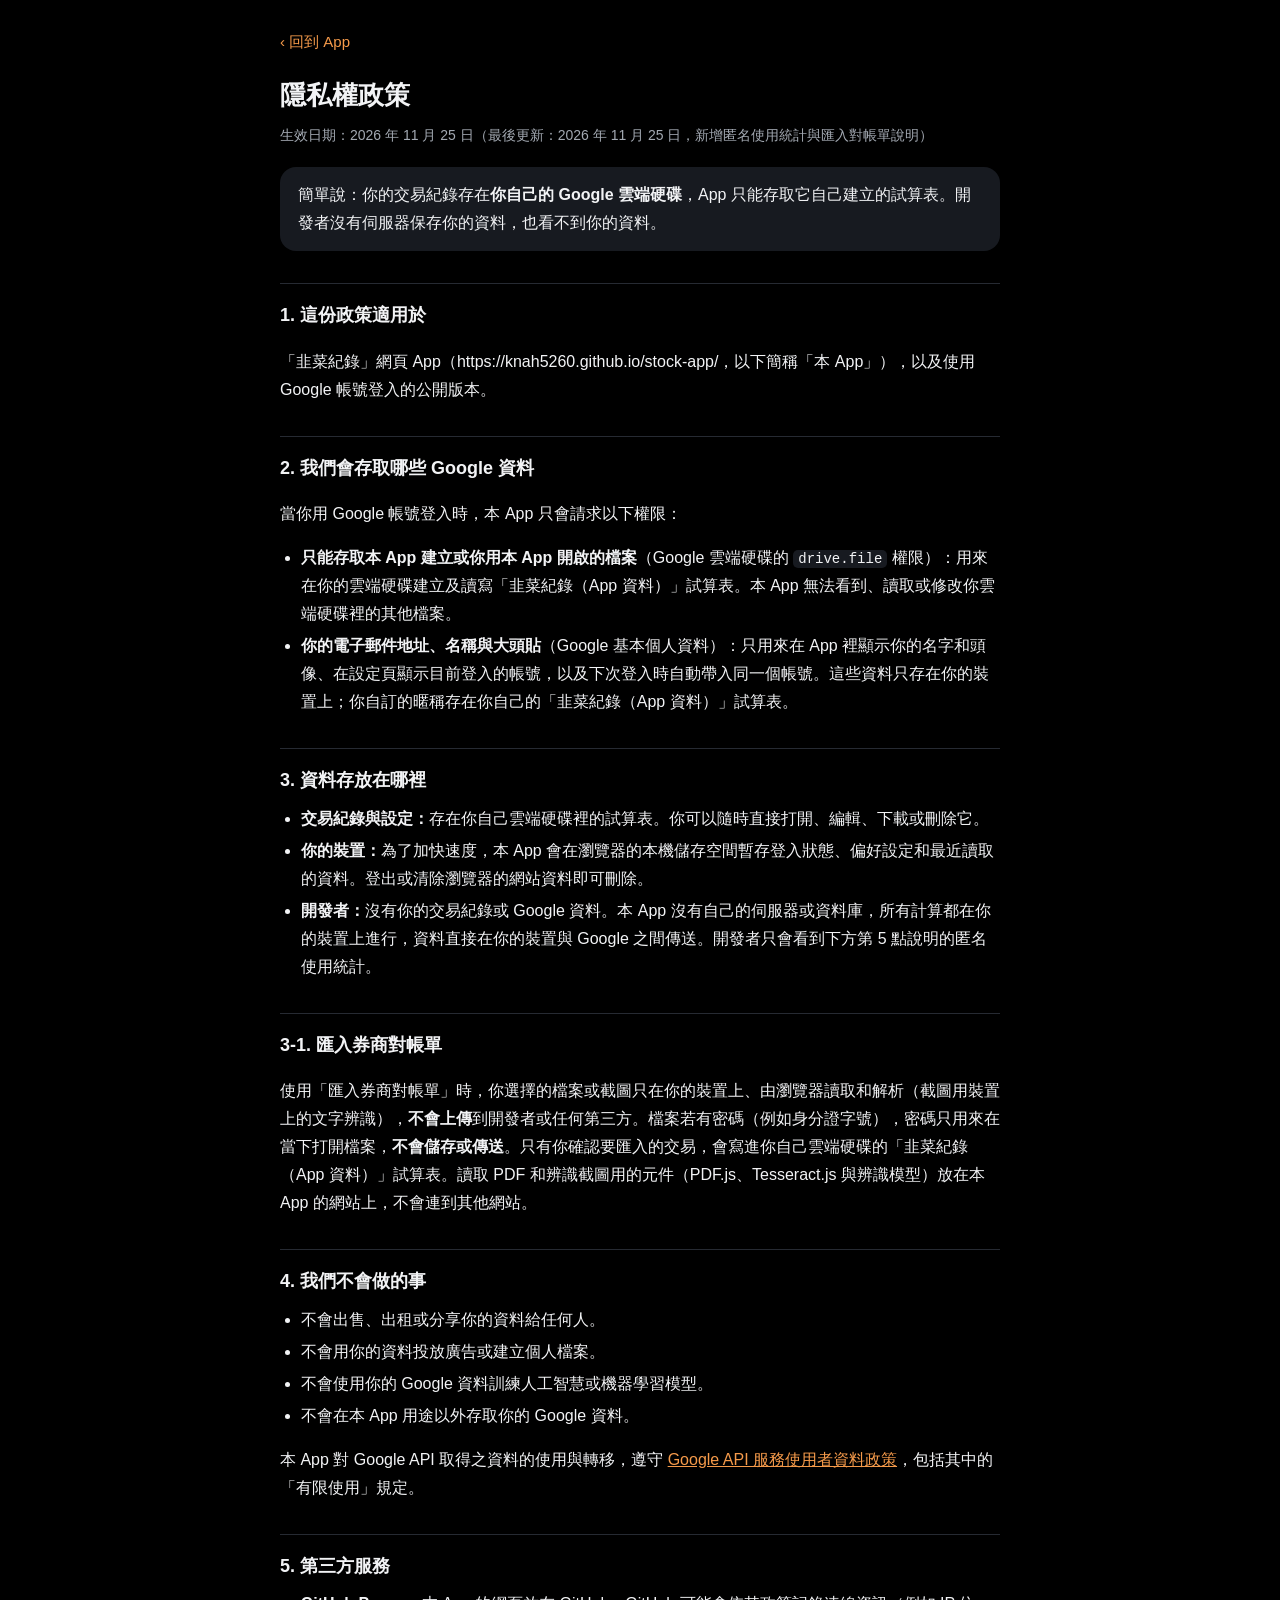
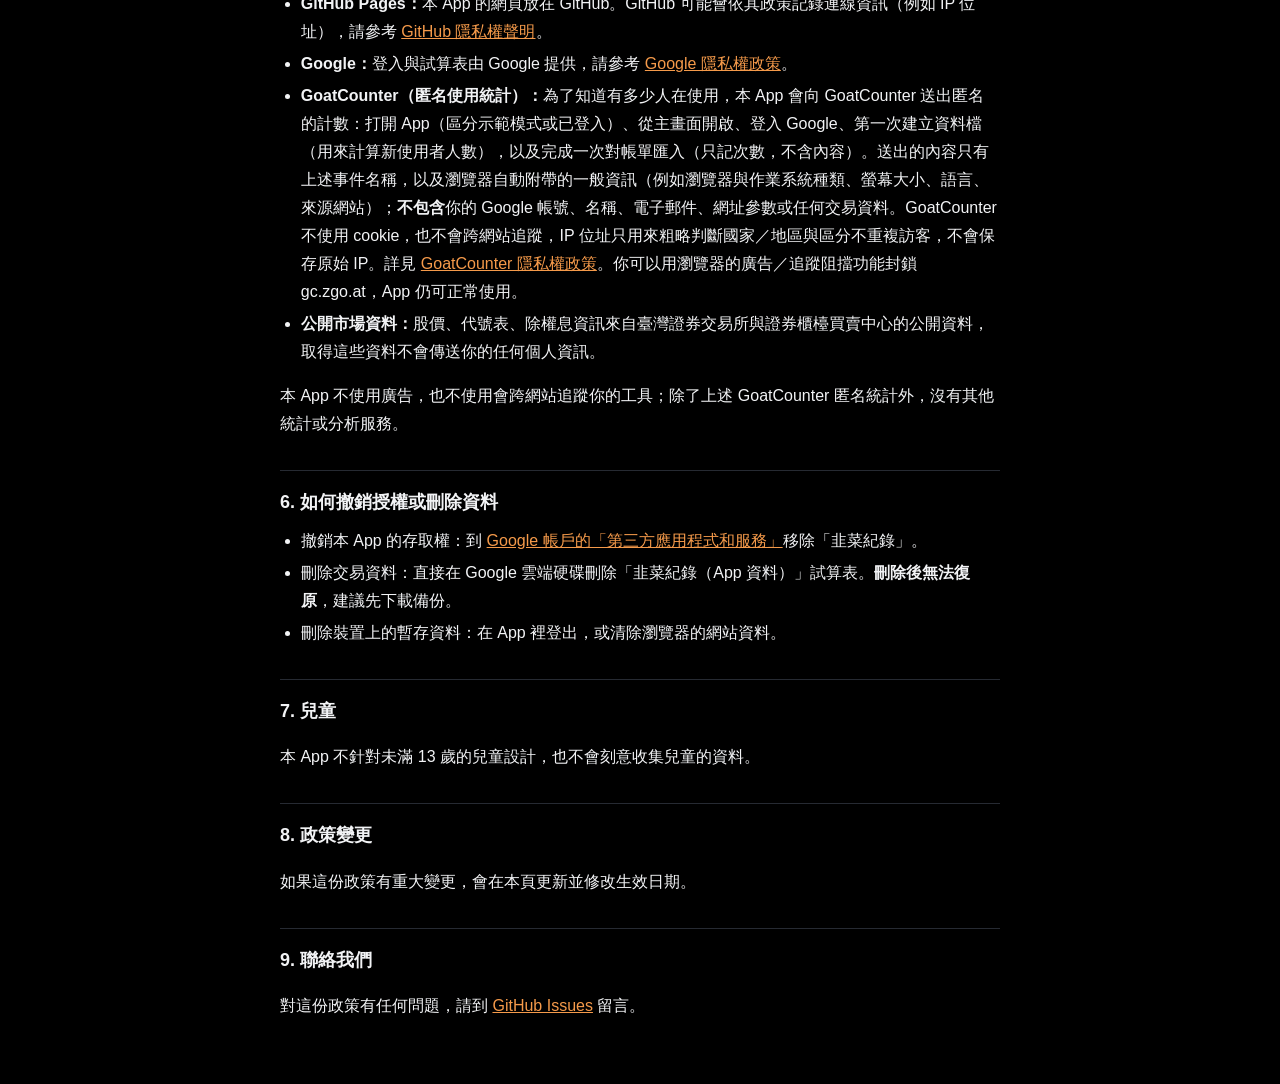
<file: privacy.html>
<!DOCTYPE html>
<html lang="zh-Hant">
<head>
<meta charset="utf-8">
<meta name="viewport" content="width=device-width, initial-scale=1, viewport-fit=cover">
<meta name="theme-color" content="#000000">
<link rel="icon" href="icon-180.png">
<title>隱私權政策｜韭菜紀錄</title>
<style>
:root{--bg:#000;--card:#171A20;--line:#262A32;--tx:#F2F3F5;--mut:#A3A9B2;--acc:#F59A4A}
*{box-sizing:border-box}
body{margin:0;background:var(--bg);color:var(--tx);font-family:-apple-system,BlinkMacSystemFont,"PingFang TC","Noto Sans TC",sans-serif;line-height:1.75;font-size:16px}
main{max-width:760px;margin:0 auto;padding:calc(28px + env(safe-area-inset-top)) 20px calc(48px + env(safe-area-inset-bottom))}
a{color:var(--acc)}
h1{font-size:26px;margin:0 0 4px}
h2{font-size:18px;margin:32px 0 8px;padding-top:16px;border-top:1px solid var(--line)}
.sub{color:var(--mut);font-size:14px;margin:0 0 20px}
.card{background:var(--card);border-radius:16px;padding:14px 18px;margin:16px 0}
ul{padding-left:1.3em;margin:8px 0}
li{margin:4px 0}
code{font-size:14px;background:var(--card);padding:1px 5px;border-radius:5px}
.back{display:inline-block;margin-bottom:18px;font-size:15px;text-decoration:none}
</style>
</head>
<body>
<main>
<a class="back" href="./">‹ 回到 App</a>
<h1>隱私權政策</h1>
<p class="sub">生效日期：2026 年 11 月 25 日（最後更新：2026 年 11 月 25 日，新增匿名使用統計與匯入對帳單說明）</p>

<div class="card">簡單說：你的交易紀錄存在<strong>你自己的 Google 雲端硬碟</strong>，App 只能存取它自己建立的試算表。開發者沒有伺服器保存你的資料，也看不到你的資料。</div>

<h2>1. 這份政策適用於</h2>
<p>「韭菜紀錄」網頁 App（https://knah5260.github.io/stock-app/，以下簡稱「本 App」），以及使用 Google 帳號登入的公開版本。</p>

<h2>2. 我們會存取哪些 Google 資料</h2>
<p>當你用 Google 帳號登入時，本 App 只會請求以下權限：</p>
<ul>
<li><strong>只能存取本 App 建立或你用本 App 開啟的檔案</strong>（Google 雲端硬碟的 <code>drive.file</code> 權限）：用來在你的雲端硬碟建立及讀寫「韭菜紀錄（App 資料）」試算表。本 App 無法看到、讀取或修改你雲端硬碟裡的其他檔案。</li>
<li><strong>你的電子郵件地址、名稱與大頭貼</strong>（Google 基本個人資料）：只用來在 App 裡顯示你的名字和頭像、在設定頁顯示目前登入的帳號，以及下次登入時自動帶入同一個帳號。這些資料只存在你的裝置上；你自訂的暱稱存在你自己的「韭菜紀錄（App 資料）」試算表。</li>
</ul>

<h2>3. 資料存放在哪裡</h2>
<ul>
<li><strong>交易紀錄與設定：</strong>存在你自己雲端硬碟裡的試算表。你可以隨時直接打開、編輯、下載或刪除它。</li>
<li><strong>你的裝置：</strong>為了加快速度，本 App 會在瀏覽器的本機儲存空間暫存登入狀態、偏好設定和最近讀取的資料。登出或清除瀏覽器的網站資料即可刪除。</li>
<li><strong>開發者：</strong>沒有你的交易紀錄或 Google 資料。本 App 沒有自己的伺服器或資料庫，所有計算都在你的裝置上進行，資料直接在你的裝置與 Google 之間傳送。開發者只會看到下方第 5 點說明的匿名使用統計。</li>
</ul>

<h2>3-1. 匯入券商對帳單</h2>
<p>使用「匯入券商對帳單」時，你選擇的檔案或截圖只在你的裝置上、由瀏覽器讀取和解析（截圖用裝置上的文字辨識），<strong>不會上傳</strong>到開發者或任何第三方。檔案若有密碼（例如身分證字號），密碼只用來在當下打開檔案，<strong>不會儲存或傳送</strong>。只有你確認要匯入的交易，會寫進你自己雲端硬碟的「韭菜紀錄（App 資料）」試算表。讀取 PDF 和辨識截圖用的元件（PDF.js、Tesseract.js 與辨識模型）放在本 App 的網站上，不會連到其他網站。</p>

<h2>4. 我們不會做的事</h2>
<ul>
<li>不會出售、出租或分享你的資料給任何人。</li>
<li>不會用你的資料投放廣告或建立個人檔案。</li>
<li>不會使用你的 Google 資料訓練人工智慧或機器學習模型。</li>
<li>不會在本 App 用途以外存取你的 Google 資料。</li>
</ul>
<p>本 App 對 Google API 取得之資料的使用與轉移，遵守 <a href="https://developers.google.com/terms/api-services-user-data-policy" target="_blank" rel="noopener">Google API 服務使用者資料政策</a>，包括其中的「有限使用」規定。</p>

<h2>5. 第三方服務</h2>
<ul>
<li><strong>GitHub Pages：</strong>本 App 的網頁放在 GitHub。GitHub 可能會依其政策記錄連線資訊（例如 IP 位址），請參考 <a href="https://docs.github.com/site-policy/privacy-policies/github-general-privacy-statement" target="_blank" rel="noopener">GitHub 隱私權聲明</a>。</li>
<li><strong>Google：</strong>登入與試算表由 Google 提供，請參考 <a href="https://policies.google.com/privacy" target="_blank" rel="noopener">Google 隱私權政策</a>。</li>
<li><strong>GoatCounter（匿名使用統計）：</strong>為了知道有多少人在使用，本 App 會向 GoatCounter 送出匿名的計數：打開 App（區分示範模式或已登入）、從主畫面開啟、登入 Google、第一次建立資料檔（用來計算新使用者人數），以及完成一次對帳單匯入（只記次數，不含內容）。送出的內容只有上述事件名稱，以及瀏覽器自動附帶的一般資訊（例如瀏覽器與作業系統種類、螢幕大小、語言、來源網站）；<strong>不包含</strong>你的 Google 帳號、名稱、電子郵件、網址參數或任何交易資料。GoatCounter 不使用 cookie，也不會跨網站追蹤，IP 位址只用來粗略判斷國家／地區與區分不重複訪客，不會保存原始 IP。詳見 <a href="https://www.goatcounter.com/help/privacy" target="_blank" rel="noopener">GoatCounter 隱私權政策</a>。你可以用瀏覽器的廣告／追蹤阻擋功能封鎖 gc.zgo.at，App 仍可正常使用。</li>
<li><strong>公開市場資料：</strong>股價、代號表、除權息資訊來自臺灣證券交易所與證券櫃檯買賣中心的公開資料，取得這些資料不會傳送你的任何個人資訊。</li>
</ul>
<p>本 App 不使用廣告，也不使用會跨網站追蹤你的工具；除了上述 GoatCounter 匿名統計外，沒有其他統計或分析服務。</p>

<h2>6. 如何撤銷授權或刪除資料</h2>
<ul>
<li>撤銷本 App 的存取權：到 <a href="https://myaccount.google.com/permissions" target="_blank" rel="noopener">Google 帳戶的「第三方應用程式和服務」</a>移除「韭菜紀錄」。</li>
<li>刪除交易資料：直接在 Google 雲端硬碟刪除「韭菜紀錄（App 資料）」試算表。<strong>刪除後無法復原</strong>，建議先下載備份。</li>
<li>刪除裝置上的暫存資料：在 App 裡登出，或清除瀏覽器的網站資料。</li>
</ul>

<h2>7. 兒童</h2>
<p>本 App 不針對未滿 13 歲的兒童設計，也不會刻意收集兒童的資料。</p>

<h2>8. 政策變更</h2>
<p>如果這份政策有重大變更，會在本頁更新並修改生效日期。</p>

<h2>9. 聯絡我們</h2>
<p>對這份政策有任何問題，請到 <a href="https://github.com/knah5260/stock-app/issues" target="_blank" rel="noopener">GitHub Issues</a> 留言。</p>
</main>
</body>
</html>
</file>
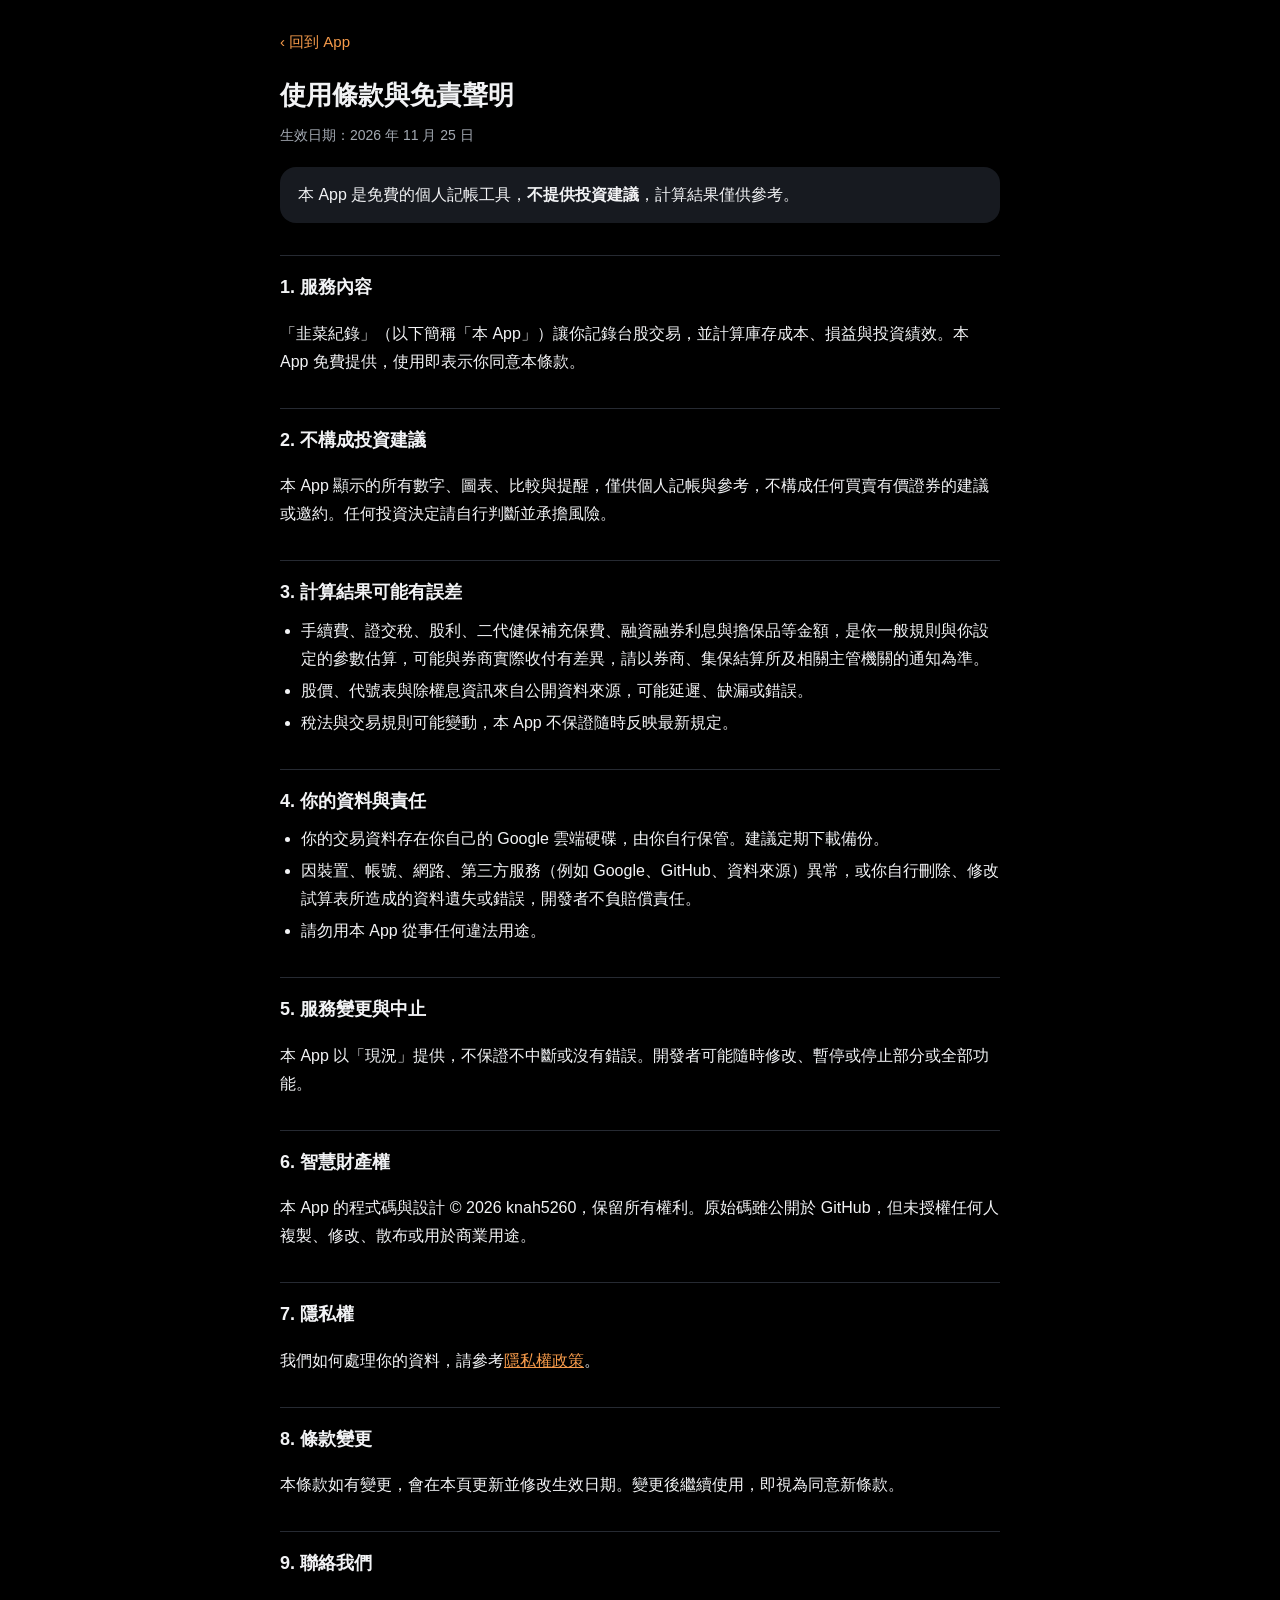
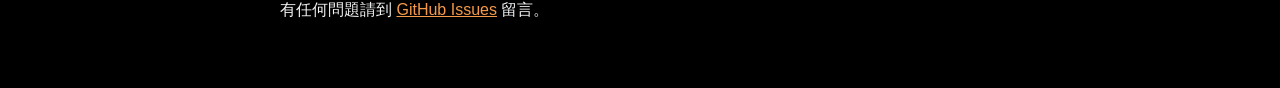
<file: terms.html>
<!DOCTYPE html>
<html lang="zh-Hant">
<head>
<meta charset="utf-8">
<meta name="viewport" content="width=device-width, initial-scale=1, viewport-fit=cover">
<meta name="theme-color" content="#000000">
<link rel="icon" href="icon-180.png">
<title>使用條款｜韭菜紀錄</title>
<style>
:root{--bg:#000;--card:#171A20;--line:#262A32;--tx:#F2F3F5;--mut:#A3A9B2;--acc:#F59A4A}
*{box-sizing:border-box}
body{margin:0;background:var(--bg);color:var(--tx);font-family:-apple-system,BlinkMacSystemFont,"PingFang TC","Noto Sans TC",sans-serif;line-height:1.75;font-size:16px}
main{max-width:760px;margin:0 auto;padding:calc(28px + env(safe-area-inset-top)) 20px calc(48px + env(safe-area-inset-bottom))}
a{color:var(--acc)}
h1{font-size:26px;margin:0 0 4px}
h2{font-size:18px;margin:32px 0 8px;padding-top:16px;border-top:1px solid var(--line)}
.sub{color:var(--mut);font-size:14px;margin:0 0 20px}
.card{background:var(--card);border-radius:16px;padding:14px 18px;margin:16px 0}
ul{padding-left:1.3em;margin:8px 0}
li{margin:4px 0}
.back{display:inline-block;margin-bottom:18px;font-size:15px;text-decoration:none}
</style>
</head>
<body>
<main>
<a class="back" href="./">‹ 回到 App</a>
<h1>使用條款與免責聲明</h1>
<p class="sub">生效日期：2026 年 11 月 25 日</p>

<div class="card">本 App 是免費的個人記帳工具，<strong>不提供投資建議</strong>，計算結果僅供參考。</div>

<h2>1. 服務內容</h2>
<p>「韭菜紀錄」（以下簡稱「本 App」）讓你記錄台股交易，並計算庫存成本、損益與投資績效。本 App 免費提供，使用即表示你同意本條款。</p>

<h2>2. 不構成投資建議</h2>
<p>本 App 顯示的所有數字、圖表、比較與提醒，僅供個人記帳與參考，不構成任何買賣有價證券的建議或邀約。任何投資決定請自行判斷並承擔風險。</p>

<h2>3. 計算結果可能有誤差</h2>
<ul>
<li>手續費、證交稅、股利、二代健保補充保費、融資融券利息與擔保品等金額，是依一般規則與你設定的參數估算，可能與券商實際收付有差異，請以券商、集保結算所及相關主管機關的通知為準。</li>
<li>股價、代號表與除權息資訊來自公開資料來源，可能延遲、缺漏或錯誤。</li>
<li>稅法與交易規則可能變動，本 App 不保證隨時反映最新規定。</li>
</ul>

<h2>4. 你的資料與責任</h2>
<ul>
<li>你的交易資料存在你自己的 Google 雲端硬碟，由你自行保管。建議定期下載備份。</li>
<li>因裝置、帳號、網路、第三方服務（例如 Google、GitHub、資料來源）異常，或你自行刪除、修改試算表所造成的資料遺失或錯誤，開發者不負賠償責任。</li>
<li>請勿用本 App 從事任何違法用途。</li>
</ul>

<h2>5. 服務變更與中止</h2>
<p>本 App 以「現況」提供，不保證不中斷或沒有錯誤。開發者可能隨時修改、暫停或停止部分或全部功能。</p>

<h2>6. 智慧財產權</h2>
<p>本 App 的程式碼與設計 © 2026 knah5260，保留所有權利。原始碼雖公開於 GitHub，但未授權任何人複製、修改、散布或用於商業用途。</p>

<h2>7. 隱私權</h2>
<p>我們如何處理你的資料，請參考<a href="privacy.html">隱私權政策</a>。</p>

<h2>8. 條款變更</h2>
<p>本條款如有變更，會在本頁更新並修改生效日期。變更後繼續使用，即視為同意新條款。</p>

<h2>9. 聯絡我們</h2>
<p>有任何問題請到 <a href="https://github.com/knah5260/stock-app/issues" target="_blank" rel="noopener">GitHub Issues</a> 留言。</p>
</main>
</body>
</html>
</file>
